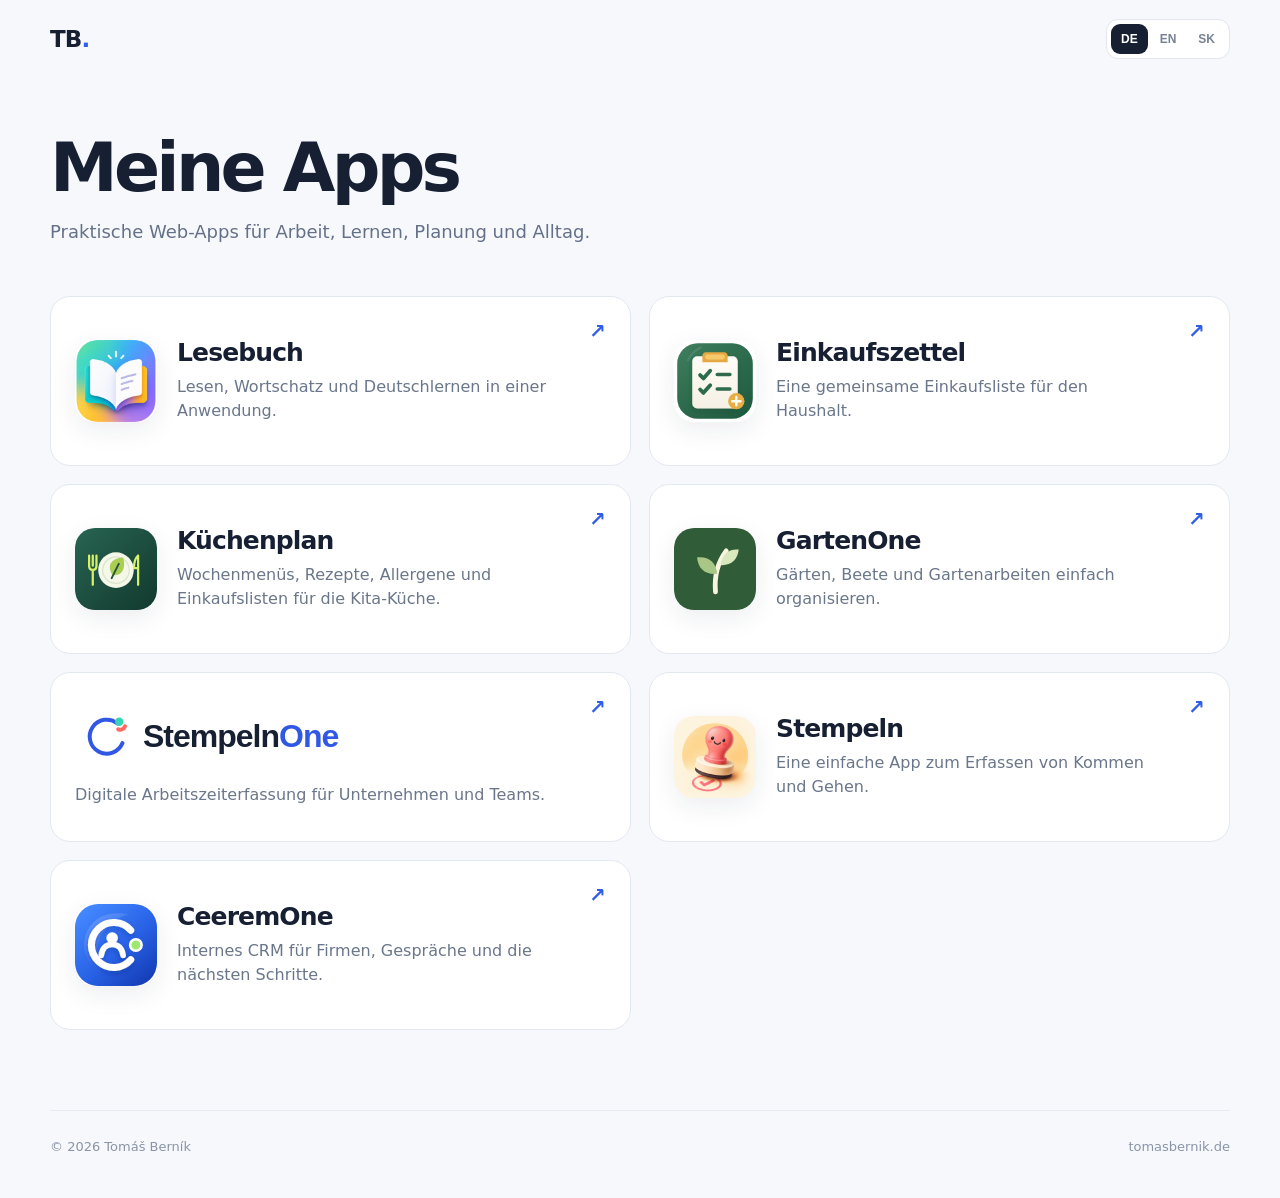
<file: index.html>
<!doctype html>
<html lang="de">
<head>
  <meta charset="utf-8">
  <meta name="viewport" content="width=device-width, initial-scale=1">
  <title>Tomas Bernik</title>
  <meta name="description" content="Apps und Web-Tools von Tomáš Berník.">
  <meta name="author" content="Tomas Bernik">
  <meta name="robots" content="index, follow">
  <meta property="og:type" content="website">
  <meta property="og:site_name" content="Tomas Bernik">
  <meta property="og:title" content="Tomas Bernik">
  <meta property="og:description" content="Apps und Web-Tools von Tomáš Berník.">
  <meta property="og:url" content="https://tomasbernik.de/">
  <link rel="canonical" href="https://tomasbernik.de/">
  <link rel="icon" type="image/png" sizes="512x512" href="/assets/tb-favicon.png">
  <link rel="icon" type="image/svg+xml" sizes="any" href="/assets/tb-favicon.svg">
  <link rel="apple-touch-icon" href="/assets/tb-favicon.png">
  <link rel="stylesheet" href="style.css">
  <script type="application/ld+json">
    {
      "@context": "https://schema.org",
      "@graph": [
        {
          "@type": "WebSite",
          "name": "Tomas Bernik",
          "alternateName": ["Tomáš Berník", "tomasbernik.de"],
          "url": "https://tomasbernik.de/"
        },
        {
          "@type": "Person",
          "name": "Tomas Bernik",
          "alternateName": "Tomáš Berník",
          "url": "https://tomasbernik.de/"
        }
      ]
    }
  </script>
</head>
<body>
  <header class="topbar">
    <a class="brand" href="/">TB<span>.</span></a>
    <div class="lang-switch" aria-label="Language">
      <button data-lang="de" class="active">DE</button>
      <button data-lang="en">EN</button>
      <button data-lang="sk">SK</button>
    </div>
  </header>

  <main>
    <section class="hero">
      <h1 data-i18n="title">Meine Apps</h1>
      <p class="lead" data-i18n="lead">
        Praktische Web-Apps für Arbeit, Lernen, Planung und Alltag.
      </p>
    </section>

    <section class="apps-grid">
      <a class="app-card" href="lesebuch.html">
        <img class="app-icon" src="assets/lesebuch/icon.png" alt="">
        <div class="card-copy"><h2 data-i18n="citankaTitle">Lesebuch</h2><p data-i18n="citanka">Lesen, Wortschatz und Deutschlernen in einer Anwendung.</p></div>
        <span class="open">↗</span>
      </a>

      <a class="app-card" href="papierik.html">
        <img class="app-icon" src="assets/papierik/icon.svg" alt="">
        <div class="card-copy"><h2 data-i18n="papierikTitle">Einkaufszettel</h2><p data-i18n="papierik">Eine gemeinsame Einkaufsliste für den Haushalt.</p></div>
        <span class="open">↗</span>
      </a>

      <a class="app-card" href="kuechenplan.html">
        <img class="app-icon" src="assets/kuechenplan/icon-v2.svg" alt="">
        <div class="card-copy"><h2>Küchenplan</h2><p data-i18n="kuechenplan">Wochenmenüs, Rezepte, Allergene und Einkaufslisten für die Kita-Küche.</p></div>
        <span class="open">↗</span>
      </a>

      <a class="app-card" href="gartenone.html">
        <img class="app-icon" src="assets/gartenone/icon.svg" alt="">
        <div class="card-copy"><h2>GartenOne</h2><p data-i18n="gartenone">Gärten, Beete und Gartenarbeiten einfach organisieren.</p></div>
        <span class="open">↗</span>
      </a>

      <a class="app-card stempelnone-card" href="https://stempelnone.tomasbernik.de/" target="_blank" rel="noopener noreferrer">
        <div class="stempelnone-brand">
          <img class="stempelnone-logo" src="assets/stempelnone-logo.svg" alt="StempelnOne">
          <p data-i18n="stempelnone">Digitale Arbeitszeiterfassung für Unternehmen und Teams.</p>
        </div>
        <span class="open">↗</span>
      </a>

      <a class="app-card" href="stempeln.html">
        <img class="app-icon" src="assets/stempeln/icon.png" alt="">
        <div class="card-copy"><h2>Stempeln</h2><p data-i18n="stempeln">Eine einfache App zum Erfassen von Kommen und Gehen.</p></div>
        <span class="open">↗</span>
      </a>

      <a class="app-card" href="ceeremone.html">
        <img class="app-icon" src="assets/ceeremone/icon.svg?v=2" alt="">
        <div class="card-copy"><h2>CeeremOne</h2><p data-i18n="ceeremone">Internes CRM für Firmen, Gespräche und die nächsten Schritte.</p></div>
        <span class="open">↗</span>
      </a>

    </section>
  </main>

  <footer><span>© 2026 Tomáš Berník</span><span>tomasbernik.de</span></footer>
  <script src="app.js?v=2"></script>
</body>
</html>
</file>
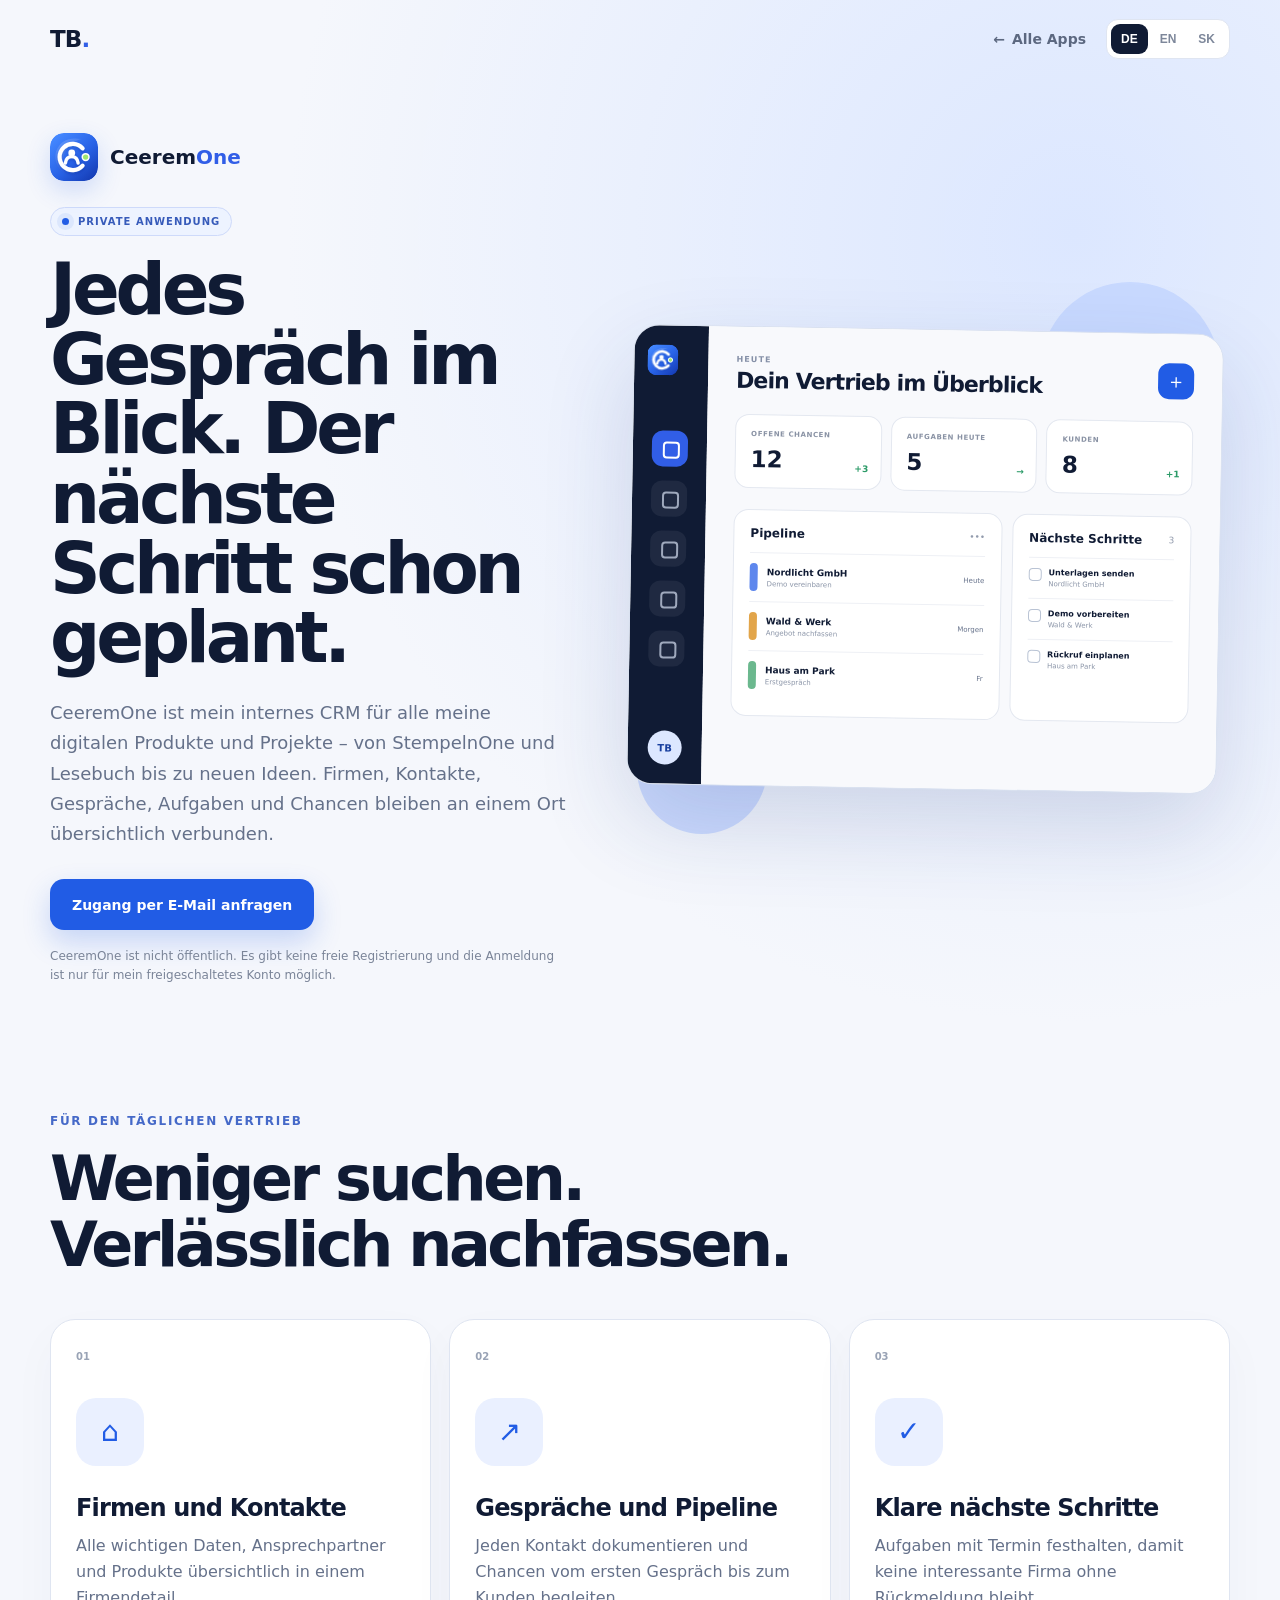
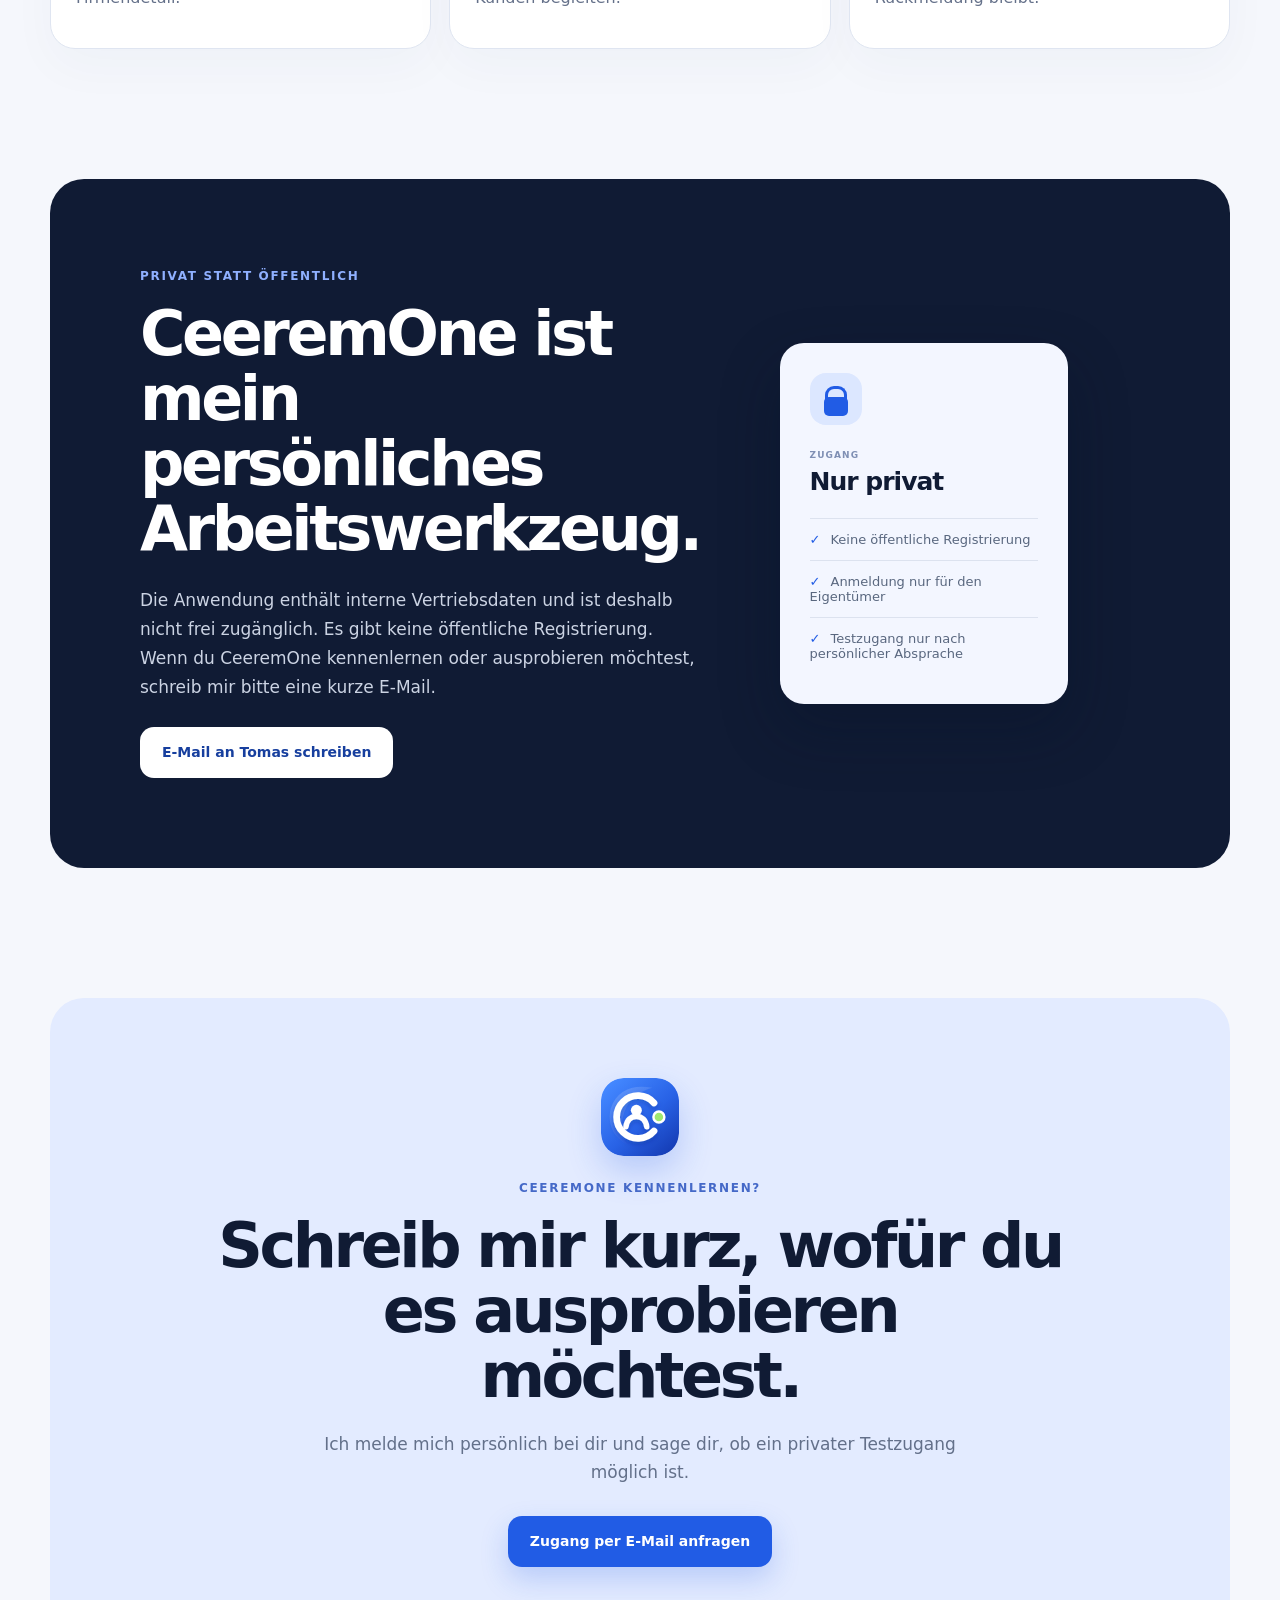
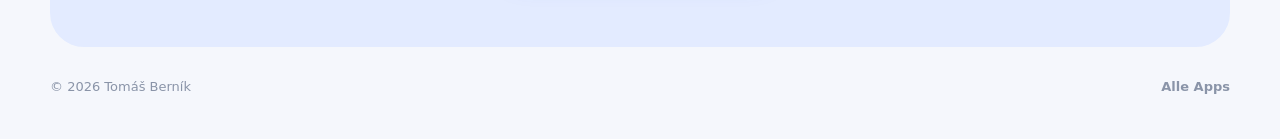
<file: ceeremone.html>
<!doctype html>
<html lang="de">
<head>
  <meta charset="utf-8">
  <meta name="viewport" content="width=device-width, initial-scale=1">
  <title>CeeremOne – internes CRM für Produkte und Projekte</title>
  <meta name="description" content="CeeremOne bündelt Firmen, Gespräche, Aufgaben und Verkaufschancen für meine digitalen Produkte und Projekte. Die Anwendung ist privat.">
  <meta name="author" content="Tomas Bernik">
  <meta name="robots" content="index, follow">
  <meta property="og:type" content="website">
  <meta property="og:site_name" content="Tomas Bernik">
  <meta property="og:title" content="CeeremOne – internes CRM für Produkte und Projekte">
  <meta property="og:description" content="Firmen, Gespräche und nächste Schritte an einem privaten Ort.">
  <meta property="og:url" content="https://tomasbernik.de/ceeremone.html">
  <meta property="og:image" content="https://tomasbernik.de/assets/ceeremone/icon.svg?v=2">
  <link rel="canonical" href="https://tomasbernik.de/ceeremone.html">
  <link rel="icon" type="image/svg+xml" href="assets/ceeremone/icon.svg?v=2">
  <link rel="stylesheet" href="ceeremone.css">
</head>
<body>
  <header class="topbar">
    <a class="brand" href="index.html" aria-label="Tomas Bernik – Apps">TB<span>.</span></a>
    <nav class="top-actions" aria-label="Seitennavigation">
      <a class="back-link" href="index.html" data-i18n="back">Alle Apps</a>
      <div class="lang-switch" aria-label="Language">
        <button type="button" data-lang="de" class="active">DE</button>
        <button type="button" data-lang="en">EN</button>
        <button type="button" data-lang="sk">SK</button>
      </div>
    </nav>
  </header>

  <main>
    <section class="hero">
      <div class="hero-copy">
        <div class="app-label"><img src="assets/ceeremone/icon.svg?v=2" alt=""><strong>Ceerem<span>One</span></strong></div>
        <div class="private-badge"><i></i><span data-i18n="privateBadge">PRIVATE ANWENDUNG</span></div>
        <h1 data-i18n="heroTitle">Jedes Gespräch im Blick. Der nächste Schritt schon geplant.</h1>
        <p class="hero-lead" data-i18n="heroLead">CeeremOne ist mein internes CRM für alle meine digitalen Produkte und Projekte – von StempelnOne und Lesebuch bis zu neuen Ideen. Firmen, Kontakte, Gespräche, Aufgaben und Chancen bleiben an einem Ort übersichtlich verbunden.</p>
        <a class="button primary" href="mailto:tomas.bernik@gmail.com?subject=CeeremOne%20ausprobieren" data-i18n="requestAccess">Zugang per E-Mail anfragen</a>
        <p class="access-note" data-i18n="accessNote">CeeremOne ist nicht öffentlich. Es gibt keine freie Registrierung und die Anmeldung ist nur für mein freigeschaltetes Konto möglich.</p>
      </div>

      <div class="product-stage" aria-label="Vorschau von CeeremOne">
        <div class="orb orb-one"></div><div class="orb orb-two"></div>
        <div class="app-window">
          <aside class="mock-sidebar">
            <div class="mock-brand"><img src="assets/ceeremone/icon.svg?v=2" alt=""><b>Ceerem<span>One</span></b></div>
            <div class="mock-nav"><i class="active"></i><i></i><i></i><i></i><i></i></div>
            <span class="mock-avatar">TB</span>
          </aside>
          <div class="mock-main">
            <div class="mock-head"><div><small data-i18n="mockToday">HEUTE</small><strong data-i18n="mockTitle">Dein Vertrieb im Überblick</strong></div><span>＋</span></div>
            <div class="metrics"><div><small data-i18n="mockOpen">OFFENE CHANCEN</small><b>12</b><em>+3</em></div><div><small data-i18n="mockTasks">AUFGABEN HEUTE</small><b>5</b><em>→</em></div><div><small data-i18n="mockCustomers">KUNDEN</small><b>8</b><em>+1</em></div></div>
            <div class="mock-content">
              <div class="pipeline">
                <div class="mock-section-title"><strong data-i18n="mockPipeline">Pipeline</strong><span>•••</span></div>
                <div class="pipeline-row"><span></span><div><b>Nordlicht GmbH</b><small data-i18n="mockDemo">Demo vereinbaren</small></div><em>Heute</em></div>
                <div class="pipeline-row"><span></span><div><b>Wald &amp; Werk</b><small data-i18n="mockOffer">Angebot nachfassen</small></div><em>Morgen</em></div>
                <div class="pipeline-row"><span></span><div><b>Haus am Park</b><small data-i18n="mockCall">Erstgespräch</small></div><em>Fr</em></div>
              </div>
              <div class="tasks">
                <div class="mock-section-title"><strong data-i18n="mockNext">Nächste Schritte</strong><span>3</span></div>
                <div><i></i><p><b data-i18n="mockSend">Unterlagen senden</b><small>Nordlicht GmbH</small></p></div>
                <div><i></i><p><b data-i18n="mockPrepare">Demo vorbereiten</b><small>Wald &amp; Werk</small></p></div>
                <div><i></i><p><b data-i18n="mockFollow">Rückruf einplanen</b><small>Haus am Park</small></p></div>
              </div>
            </div>
          </div>
        </div>
      </div>
    </section>

    <section class="features">
      <div class="section-heading"><p class="kicker" data-i18n="featuresKicker">FÜR DEN TÄGLICHEN VERTRIEB</p><h2 data-i18n="featuresTitle">Weniger suchen. Verlässlich nachfassen.</h2></div>
      <div class="feature-grid">
        <article><span>01</span><div class="feature-icon">⌂</div><h3 data-i18n="feature1Title">Firmen und Kontakte</h3><p data-i18n="feature1Text">Alle wichtigen Daten, Ansprechpartner und Produkte übersichtlich in einem Firmendetail.</p></article>
        <article><span>02</span><div class="feature-icon">↗</div><h3 data-i18n="feature2Title">Gespräche und Pipeline</h3><p data-i18n="feature2Text">Jeden Kontakt dokumentieren und Chancen vom ersten Gespräch bis zum Kunden begleiten.</p></article>
        <article><span>03</span><div class="feature-icon">✓</div><h3 data-i18n="feature3Title">Klare nächste Schritte</h3><p data-i18n="feature3Text">Aufgaben mit Termin festhalten, damit keine interessante Firma ohne Rückmeldung bleibt.</p></article>
      </div>
    </section>

    <section class="private-section">
      <div class="private-copy">
        <p class="kicker" data-i18n="privacyKicker">PRIVAT STATT ÖFFENTLICH</p>
        <h2 data-i18n="privacyTitle">CeeremOne ist mein persönliches Arbeitswerkzeug.</h2>
        <p data-i18n="privacyText">Die Anwendung enthält interne Vertriebsdaten und ist deshalb nicht frei zugänglich. Es gibt keine öffentliche Registrierung. Wenn du CeeremOne kennenlernen oder ausprobieren möchtest, schreib mir bitte eine kurze E-Mail.</p>
        <a class="button light" href="mailto:tomas.bernik@gmail.com?subject=CeeremOne%20ausprobieren" data-i18n="emailButton">E-Mail an Tomas schreiben</a>
      </div>
      <div class="status-card">
        <div class="lock" aria-hidden="true"><span></span></div>
        <small data-i18n="statusLabel">ZUGANG</small>
        <strong data-i18n="statusTitle">Nur privat</strong>
        <ul><li data-i18n="status1">Keine öffentliche Registrierung</li><li data-i18n="status2">Anmeldung nur für den Eigentümer</li><li data-i18n="status3">Testzugang nur nach persönlicher Absprache</li></ul>
      </div>
    </section>

    <section class="final-cta">
      <img src="assets/ceeremone/icon.svg?v=2" alt="">
      <p class="kicker" data-i18n="ctaKicker">CEEREMONE KENNENLERNEN?</p>
      <h2 data-i18n="ctaTitle">Schreib mir kurz, wofür du es ausprobieren möchtest.</h2>
      <p data-i18n="ctaText">Ich melde mich persönlich bei dir und sage dir, ob ein privater Testzugang möglich ist.</p>
      <a class="button primary" href="mailto:tomas.bernik@gmail.com?subject=CeeremOne%20ausprobieren" data-i18n="ctaButton">Zugang per E-Mail anfragen</a>
    </section>
  </main>

  <footer><span>© 2026 Tomáš Berník</span><a href="index.html" data-i18n="allApps">Alle Apps</a></footer>
  <script src="ceeremone.js"></script>
</body>
</html>
</file>
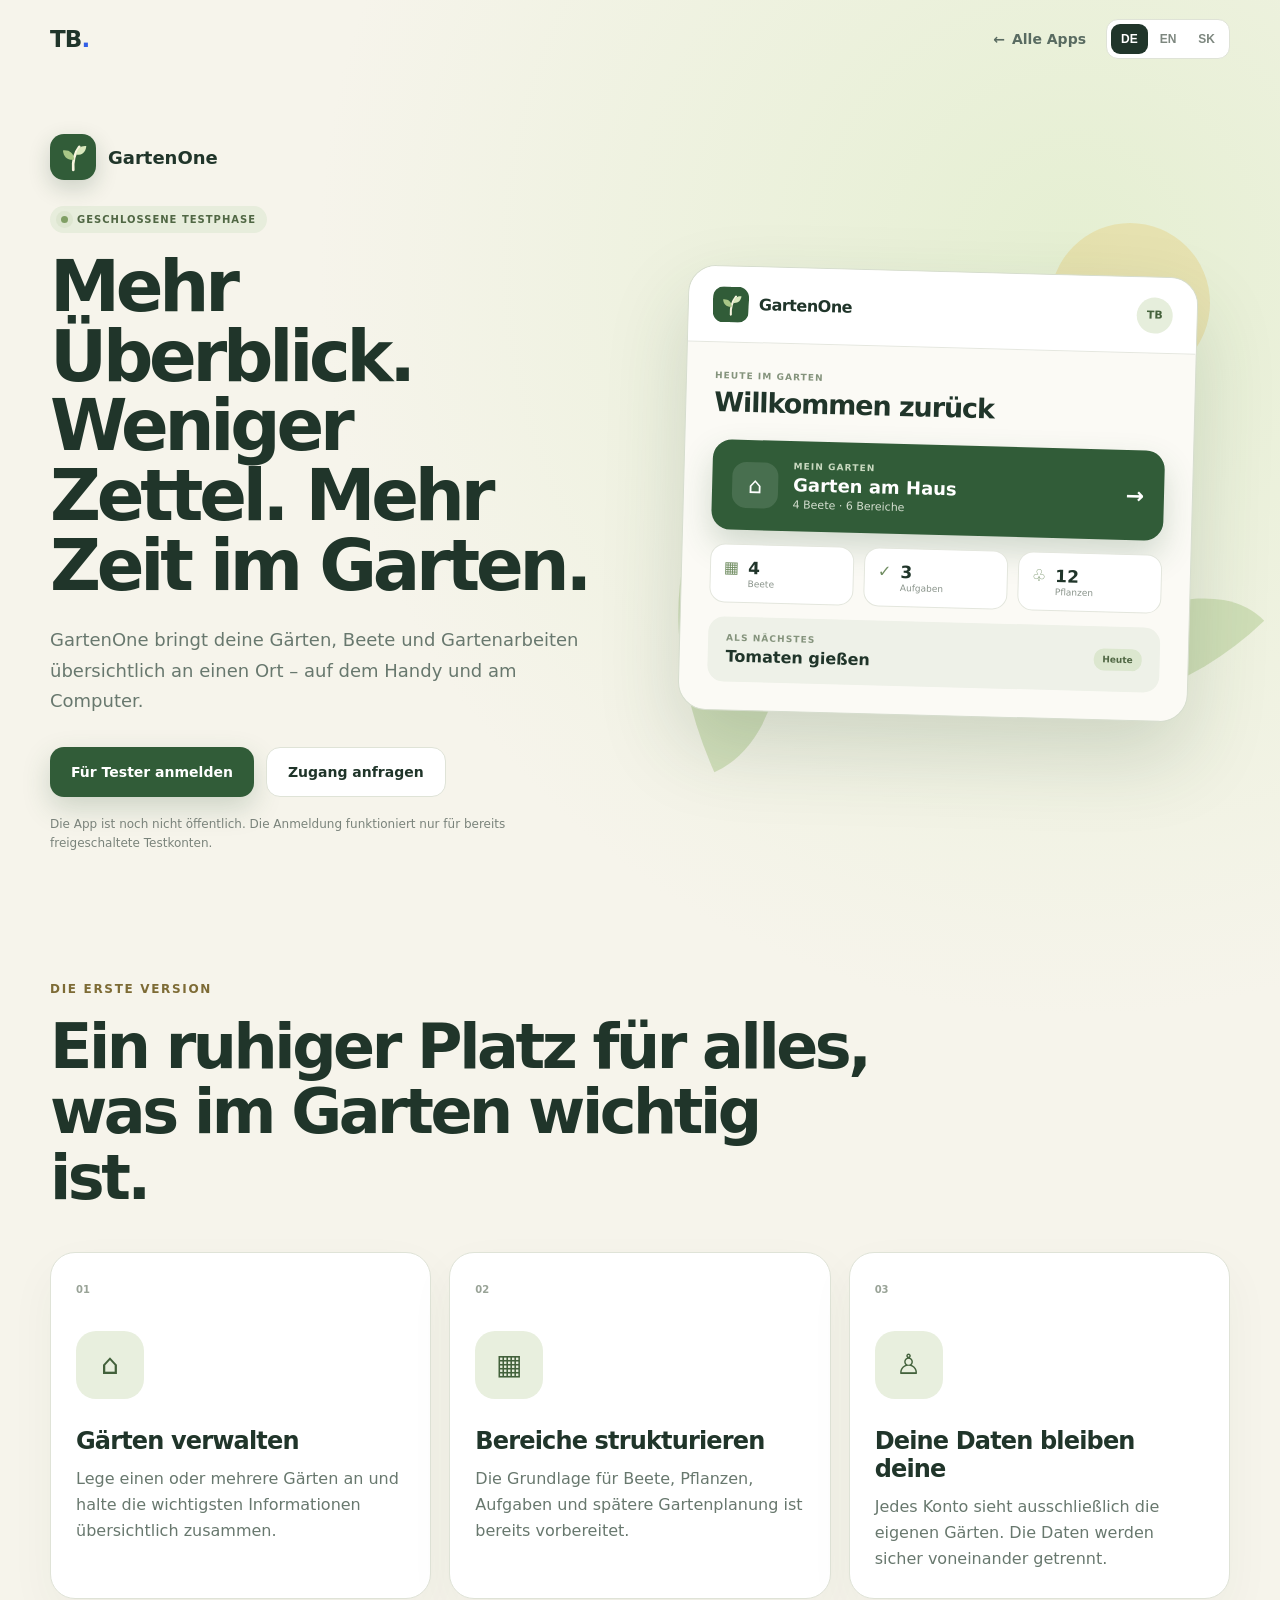
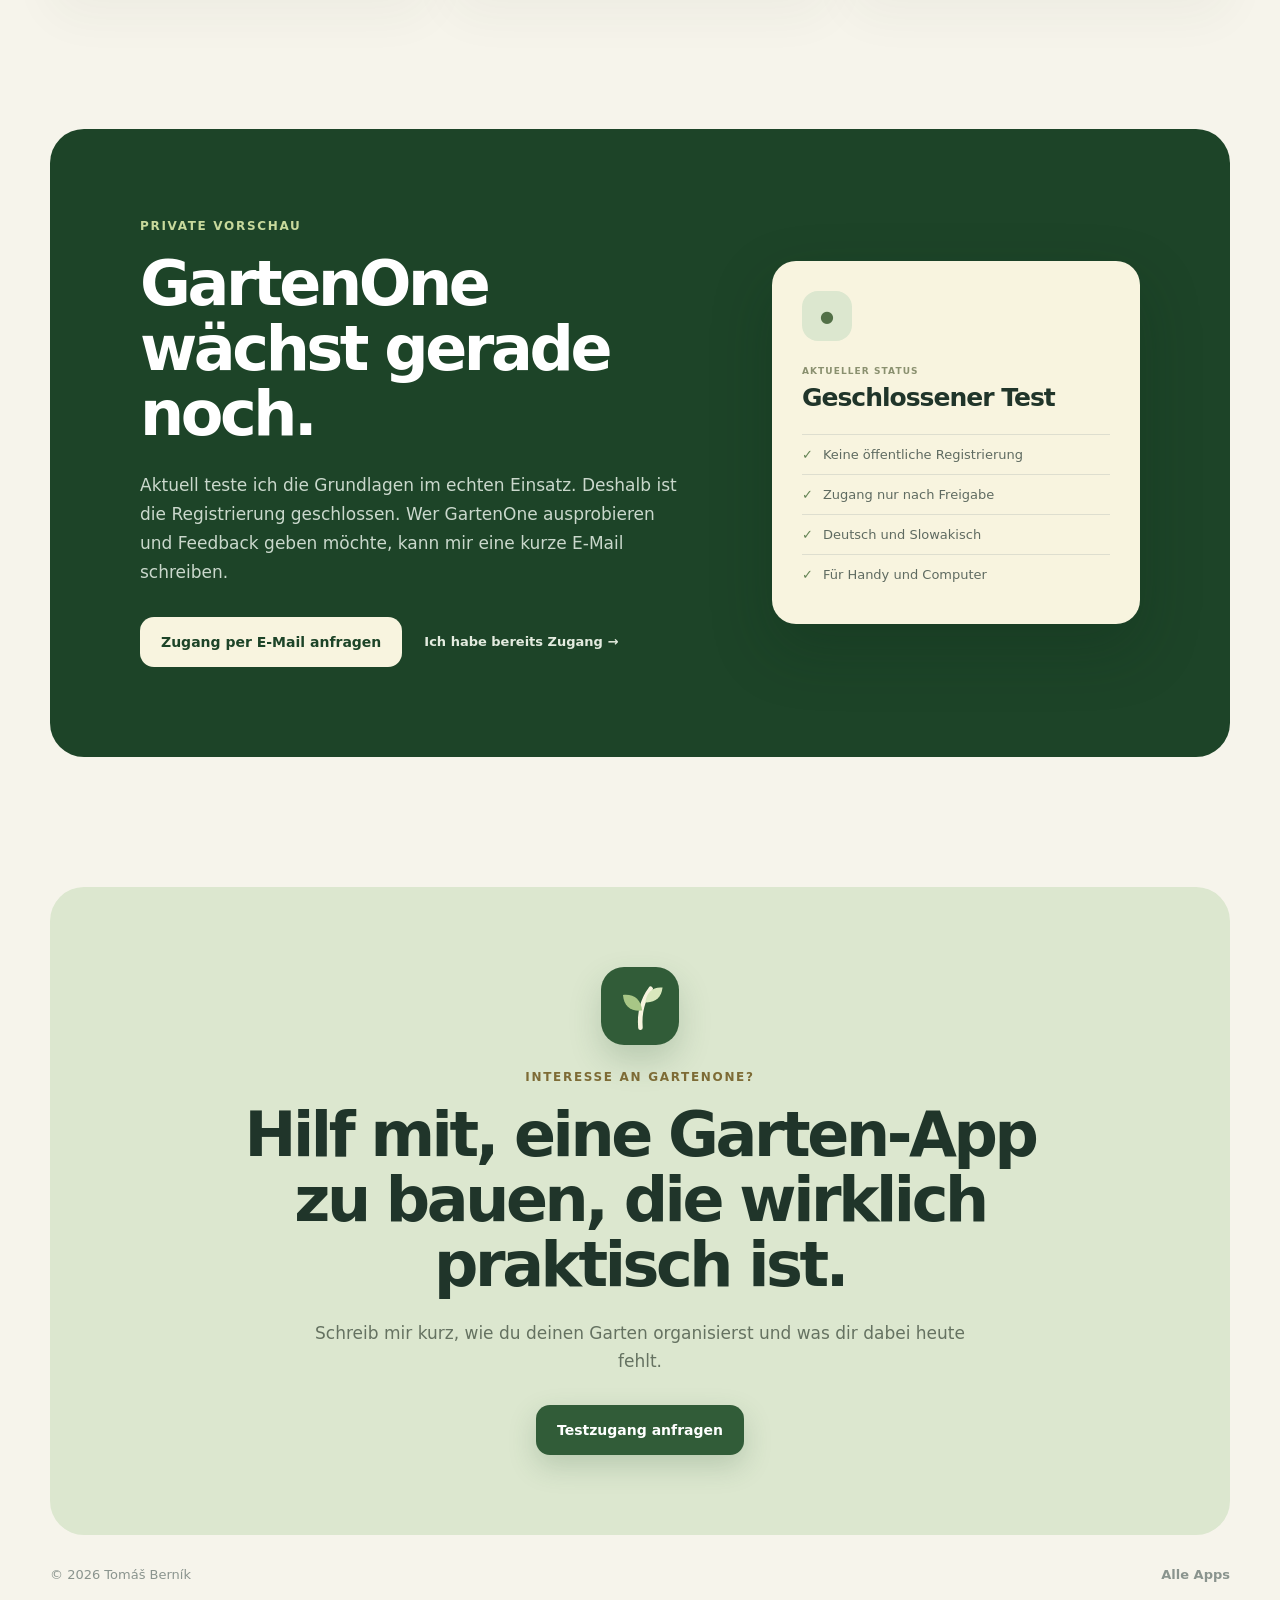
<file: gartenone.html>
<!doctype html>
<html lang="de">
<head>
  <meta charset="utf-8">
  <meta name="viewport" content="width=device-width, initial-scale=1">
  <title>GartenOne – dein Garten an einem Ort</title>
  <meta name="description" content="GartenOne bringt Gärten, Beete und Gartenarbeiten übersichtlich an einen Ort. Aktuell in einer geschlossenen Testphase.">
  <meta name="author" content="Tomas Bernik">
  <meta name="robots" content="index, follow">
  <meta property="og:type" content="website">
  <meta property="og:site_name" content="Tomas Bernik">
  <meta property="og:title" content="GartenOne – dein Garten an einem Ort">
  <meta property="og:description" content="Gärten, Beete und Gartenarbeiten einfach organisieren.">
  <meta property="og:url" content="https://tomasbernik.de/gartenone.html">
  <meta property="og:image" content="https://tomasbernik.de/assets/gartenone/icon.svg">
  <link rel="canonical" href="https://tomasbernik.de/gartenone.html">
  <link rel="icon" type="image/svg+xml" href="assets/gartenone/icon.svg">
  <link rel="stylesheet" href="gartenone.css">
</head>
<body>
  <header class="topbar">
    <a class="brand" href="index.html" aria-label="Tomas Bernik – Apps">TB<span>.</span></a>
    <nav class="top-actions" aria-label="Seitennavigation">
      <a class="back-link" href="index.html" data-i18n="back">Alle Apps</a>
      <div class="lang-switch" aria-label="Language">
        <button type="button" data-lang="de" class="active">DE</button>
        <button type="button" data-lang="en">EN</button>
        <button type="button" data-lang="sk">SK</button>
      </div>
    </nav>
  </header>

  <main>
    <section class="hero">
      <div class="hero-copy">
        <div class="app-label"><img src="assets/gartenone/icon.svg" alt=""><span>GartenOne</span></div>
        <div class="preview-badge"><i></i><span data-i18n="preview">GESCHLOSSENE TESTPHASE</span></div>
        <h1 data-i18n="heroTitle">Mehr Überblick. Weniger Zettel. Mehr Zeit im Garten.</h1>
        <p class="hero-lead" data-i18n="heroLead">GartenOne bringt deine Gärten, Beete und Gartenarbeiten übersichtlich an einen Ort – auf dem Handy und am Computer.</p>
        <div class="hero-actions">
          <a class="button primary" href="https://gartenone.pages.dev/login" target="_blank" rel="noopener noreferrer" data-i18n="login">Für Tester anmelden</a>
          <a class="button secondary" href="mailto:tomas.bernik@gmail.com?subject=Zugang%20zu%20GartenOne" data-i18n="request">Zugang anfragen</a>
        </div>
        <p class="access-note" data-i18n="accessNote">Die App ist noch nicht öffentlich. Die Anmeldung funktioniert nur für bereits freigeschaltete Testkonten.</p>
      </div>

      <div class="product-stage" aria-label="Vorschau von GartenOne">
        <div class="sun"></div>
        <div class="leaf leaf-one"></div>
        <div class="leaf leaf-two"></div>
        <div class="app-window">
          <div class="window-head"><div class="window-brand"><img src="assets/gartenone/icon.svg" alt=""><strong>GartenOne</strong></div><span class="avatar">TB</span></div>
          <div class="window-body">
            <div class="welcome"><small data-i18n="mockToday">HEUTE IM GARTEN</small><strong data-i18n="mockWelcome">Willkommen zurück</strong></div>
            <div class="garden-card main-garden"><span class="garden-mark">⌂</span><div><small data-i18n="mockGarden">MEIN GARTEN</small><strong data-i18n="mockGardenName">Garten am Haus</strong><p data-i18n="mockGardenInfo">4 Beete · 6 Bereiche</p></div><b>→</b></div>
            <div class="mini-grid"><div><span>▦</span><strong>4</strong><small data-i18n="mockBeds">Beete</small></div><div><span>✓</span><strong>3</strong><small data-i18n="mockTasks">Aufgaben</small></div><div><span>♧</span><strong>12</strong><small data-i18n="mockPlants">Pflanzen</small></div></div>
            <div class="next-task"><div><small data-i18n="mockNext">ALS NÄCHSTES</small><strong data-i18n="mockWater">Tomaten gießen</strong></div><span data-i18n="mockTodayShort">Heute</span></div>
          </div>
        </div>
      </div>
    </section>

    <section class="features" id="funktionen">
      <div class="section-heading"><p class="kicker" data-i18n="featuresKicker">DIE ERSTE VERSION</p><h2 data-i18n="featuresTitle">Ein ruhiger Platz für alles, was im Garten wichtig ist.</h2></div>
      <div class="feature-grid">
        <article><span>01</span><div class="feature-icon">⌂</div><h3 data-i18n="feature1Title">Gärten verwalten</h3><p data-i18n="feature1Text">Lege einen oder mehrere Gärten an und halte die wichtigsten Informationen übersichtlich zusammen.</p></article>
        <article><span>02</span><div class="feature-icon">▦</div><h3 data-i18n="feature2Title">Bereiche strukturieren</h3><p data-i18n="feature2Text">Die Grundlage für Beete, Pflanzen, Aufgaben und spätere Gartenplanung ist bereits vorbereitet.</p></article>
        <article><span>03</span><div class="feature-icon">♙</div><h3 data-i18n="feature3Title">Deine Daten bleiben deine</h3><p data-i18n="feature3Text">Jedes Konto sieht ausschließlich die eigenen Gärten. Die Daten werden sicher voneinander getrennt.</p></article>
      </div>
    </section>

    <section class="access-section">
      <div class="access-copy"><p class="kicker" data-i18n="accessKicker">PRIVATE VORSCHAU</p><h2 data-i18n="accessTitle">GartenOne wächst gerade noch.</h2><p data-i18n="accessText">Aktuell teste ich die Grundlagen im echten Einsatz. Deshalb ist die Registrierung geschlossen. Wer GartenOne ausprobieren und Feedback geben möchte, kann mir eine kurze E-Mail schreiben.</p><div class="access-actions"><a class="button light" href="mailto:tomas.bernik@gmail.com?subject=Zugang%20zu%20GartenOne" data-i18n="requestAccess">Zugang per E-Mail anfragen</a><a class="text-link" href="https://gartenone.pages.dev/login" target="_blank" rel="noopener noreferrer" data-i18n="alreadyAccess">Ich habe bereits Zugang →</a></div></div>
      <div class="access-card"><div class="lock">●</div><small data-i18n="statusLabel">AKTUELLER STATUS</small><strong data-i18n="statusTitle">Geschlossener Test</strong><ul><li data-i18n="status1">Keine öffentliche Registrierung</li><li data-i18n="status2">Zugang nur nach Freigabe</li><li data-i18n="status3">Deutsch und Slowakisch</li><li data-i18n="status4">Für Handy und Computer</li></ul></div>
    </section>

    <section class="final-cta"><img src="assets/gartenone/icon.svg" alt=""><p class="kicker" data-i18n="ctaKicker">INTERESSE AN GARTENONE?</p><h2 data-i18n="ctaTitle">Hilf mit, eine Garten-App zu bauen, die wirklich praktisch ist.</h2><p data-i18n="ctaText">Schreib mir kurz, wie du deinen Garten organisierst und was dir dabei heute fehlt.</p><a class="button primary" href="mailto:tomas.bernik@gmail.com?subject=Zugang%20zu%20GartenOne" data-i18n="ctaButton">Testzugang anfragen</a></section>
  </main>

  <footer><span>© 2026 Tomáš Berník</span><a href="index.html" data-i18n="allApps">Alle Apps</a></footer>
  <script src="gartenone.js"></script>
</body>
</html>
</file>
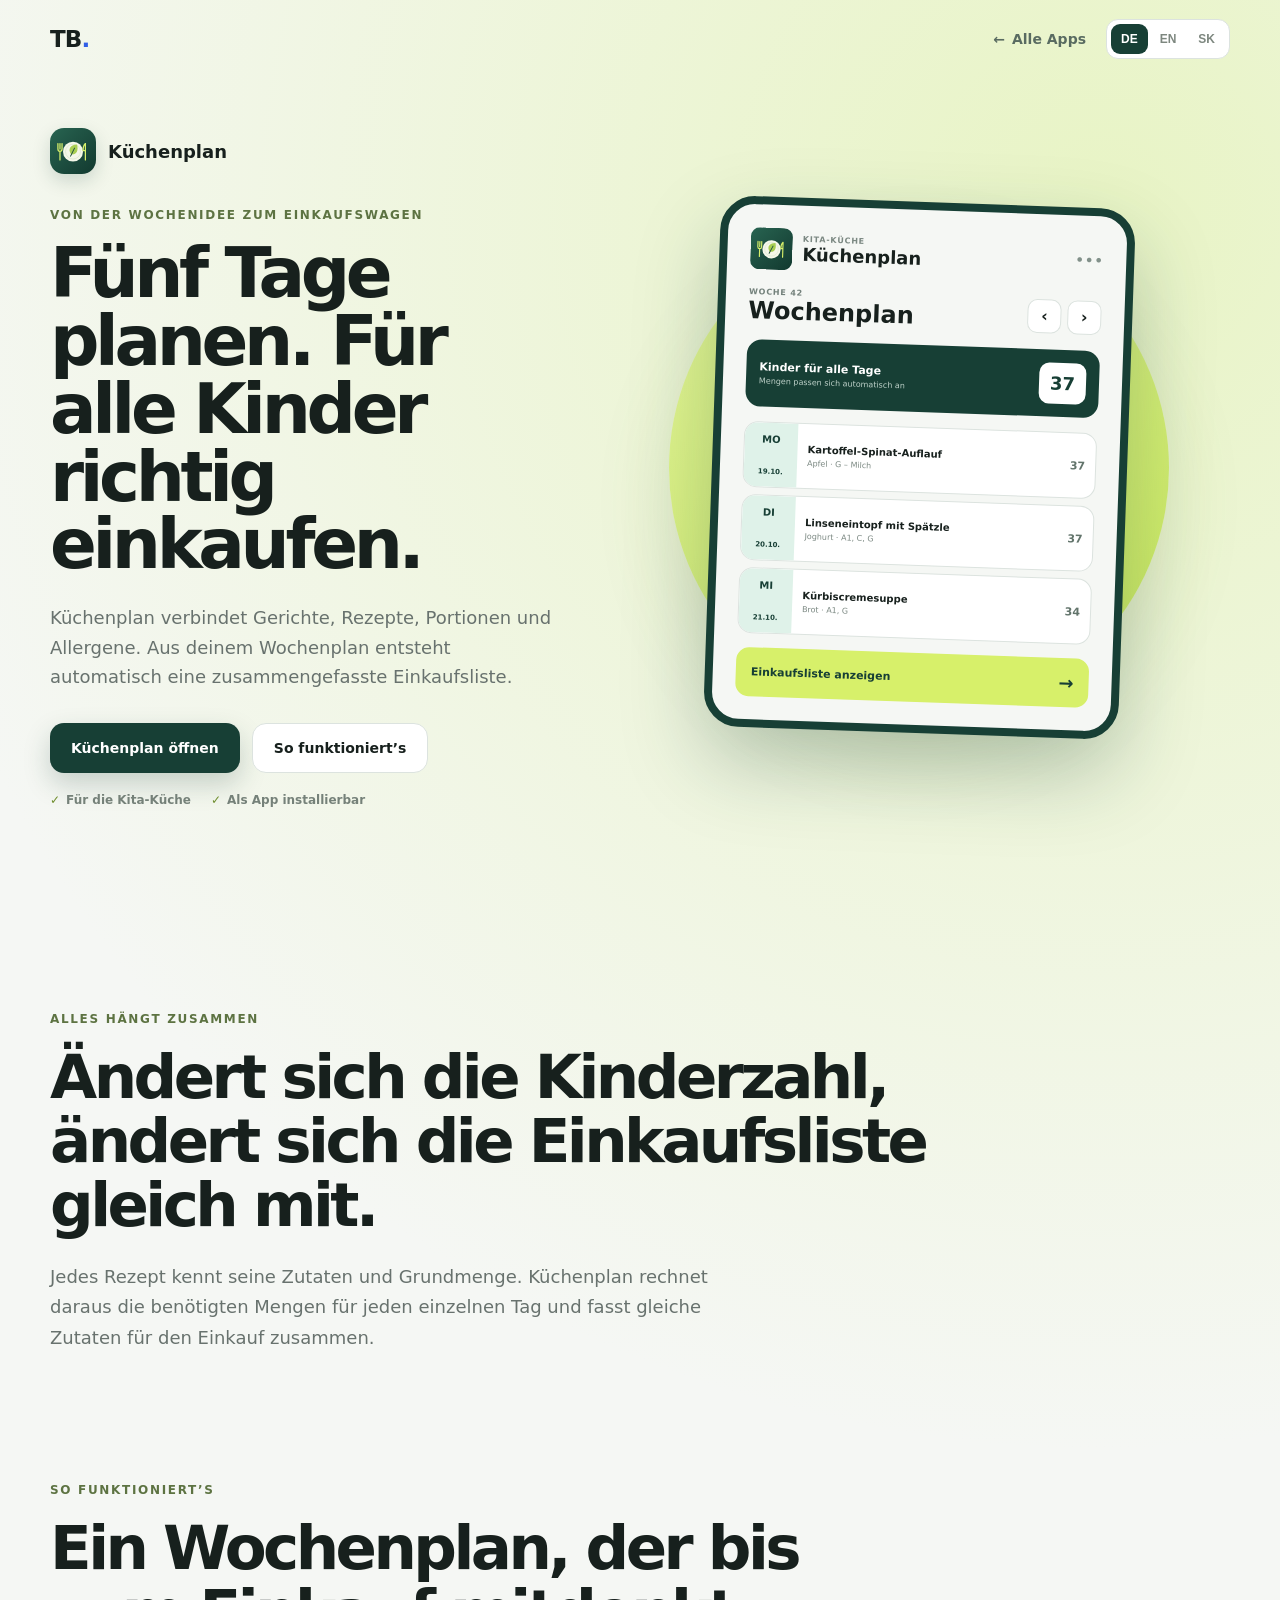
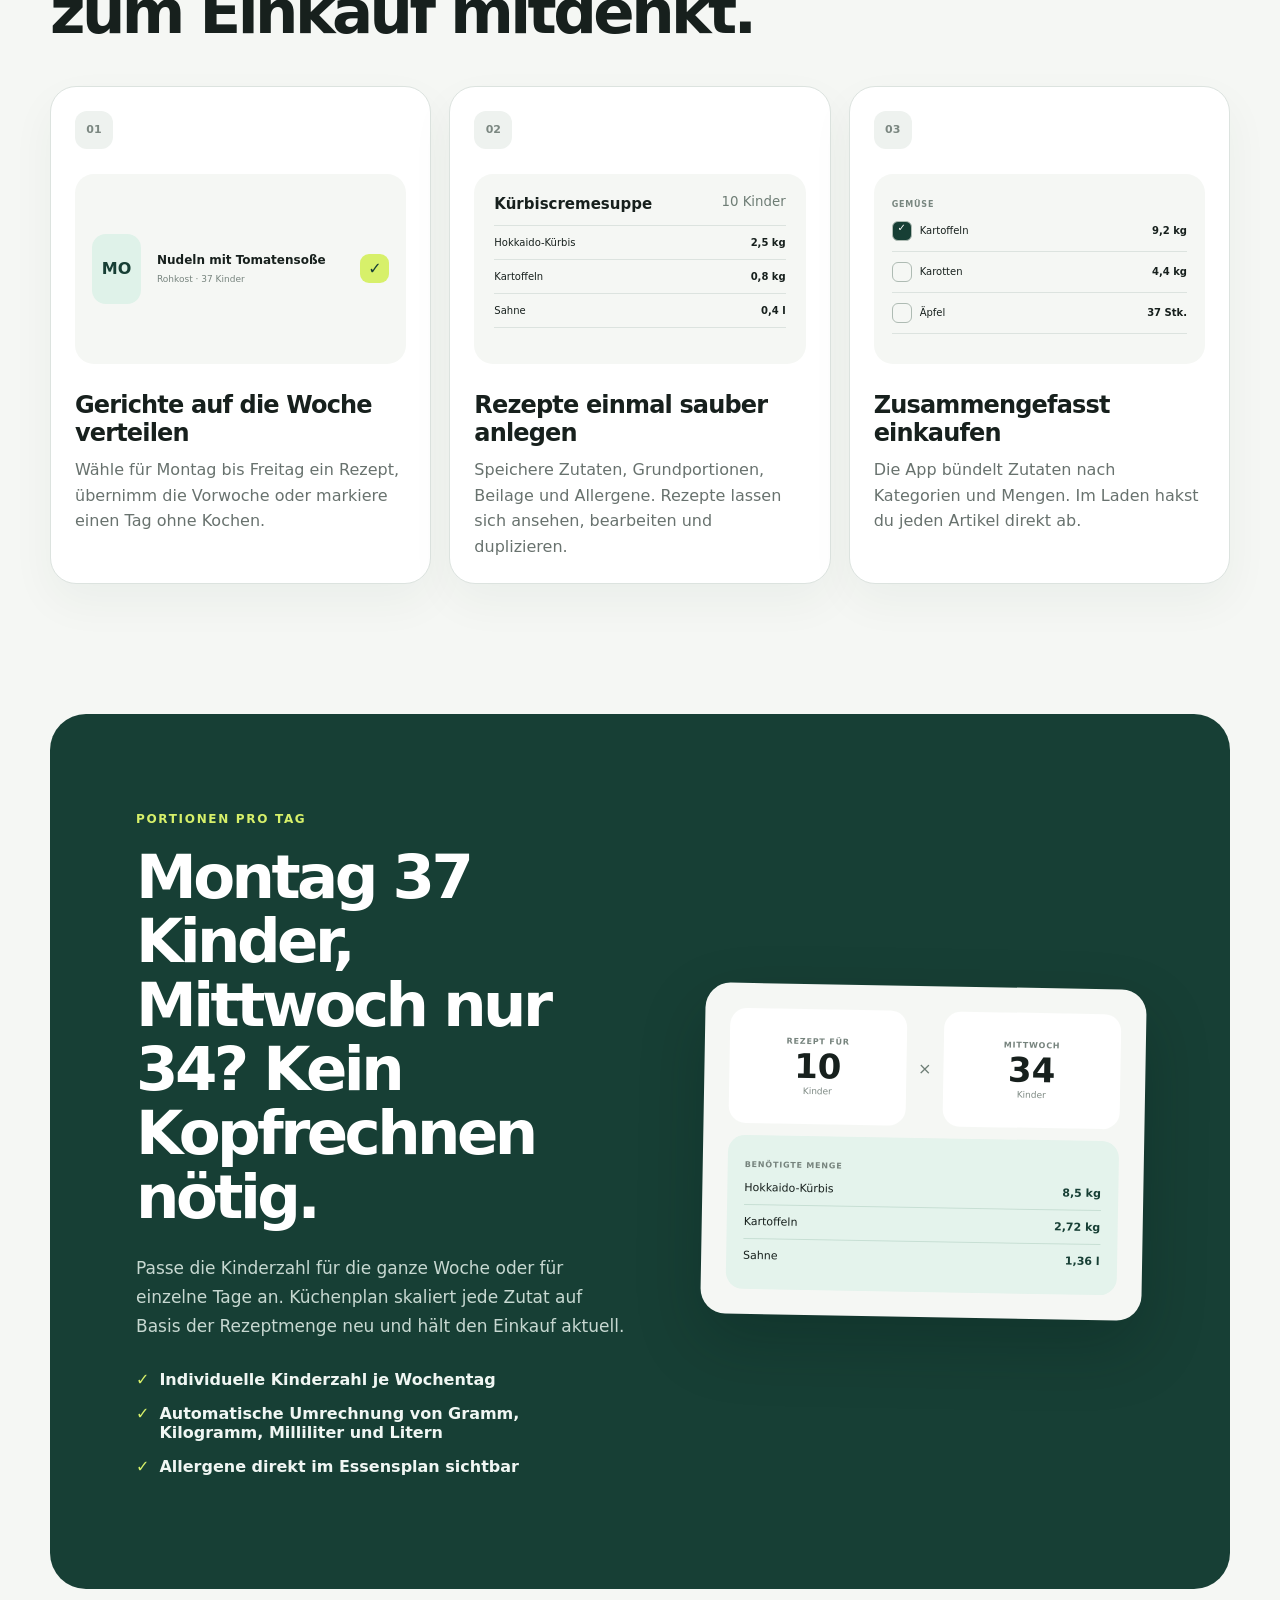
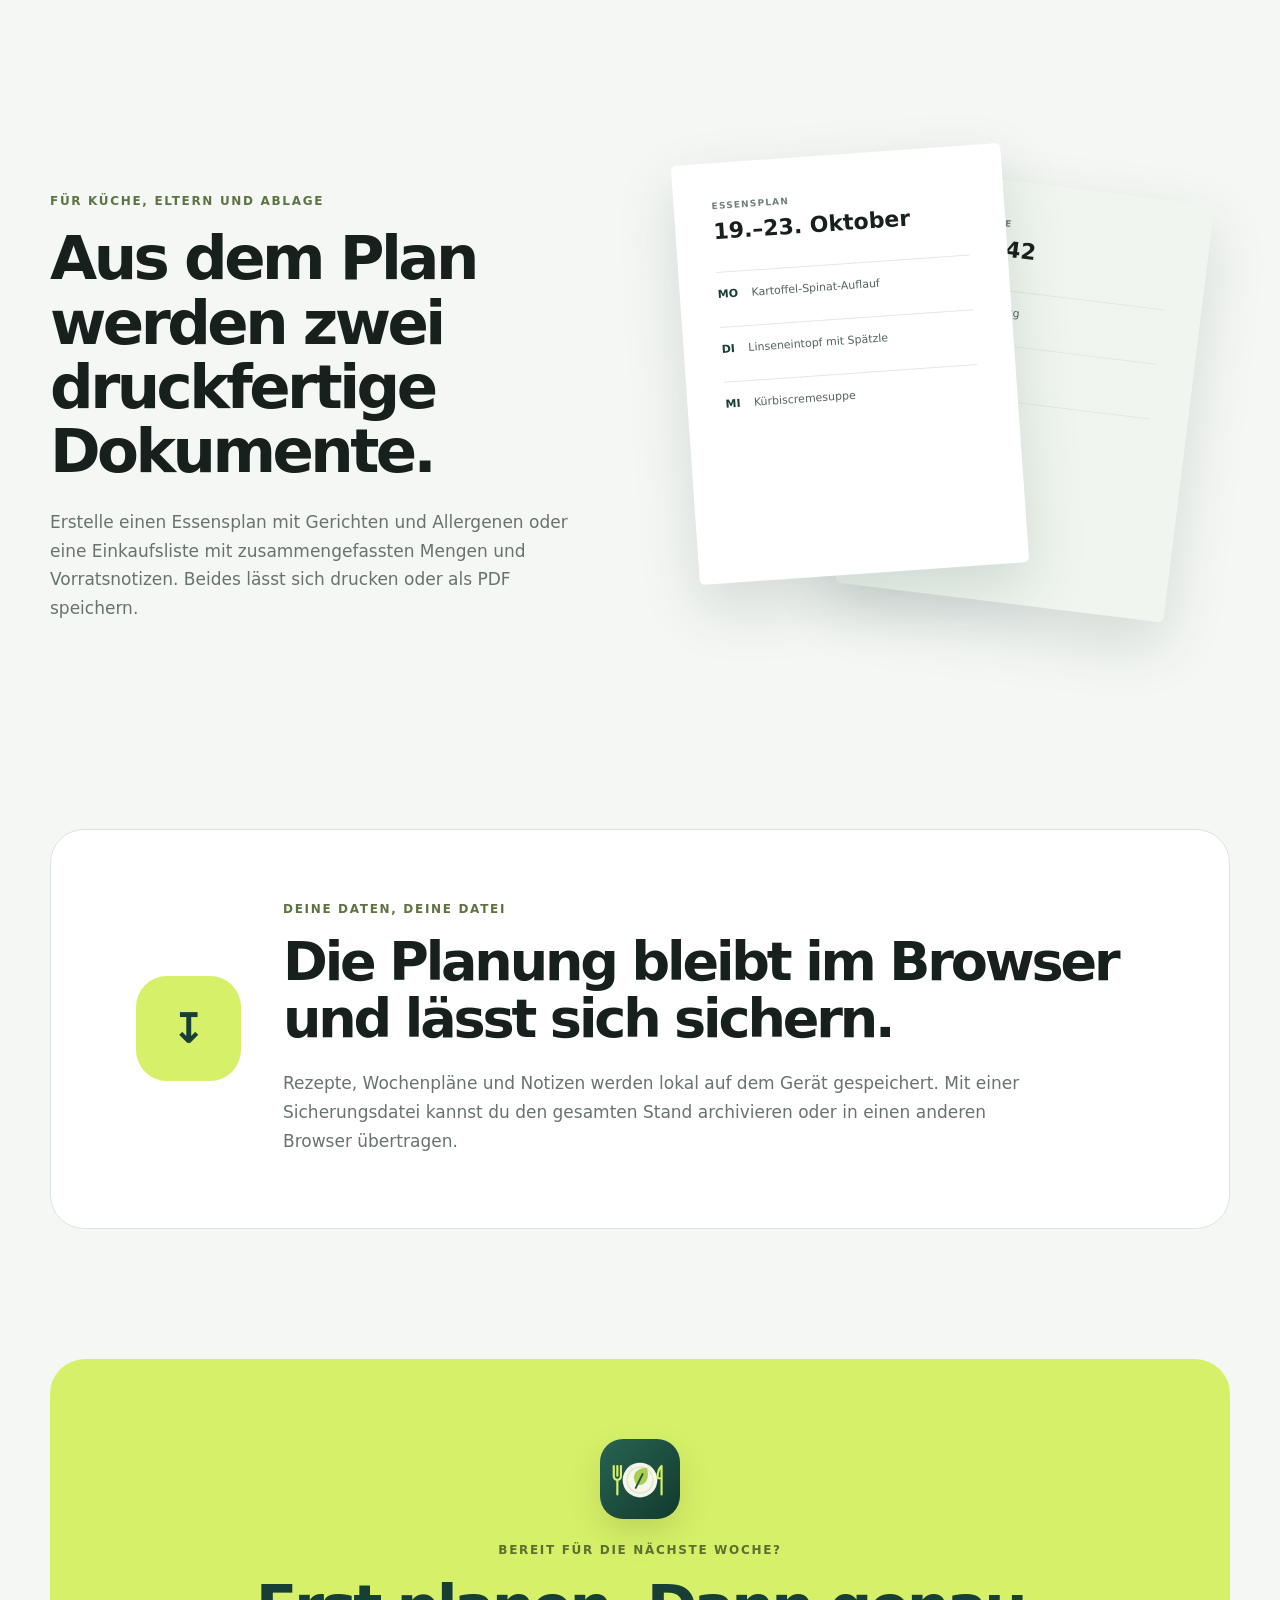
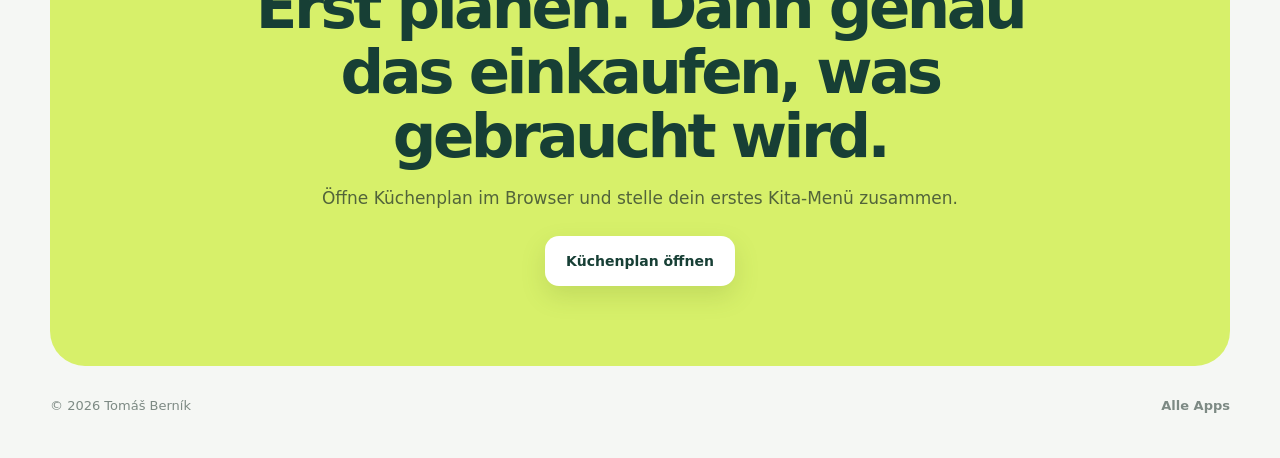
<file: kuechenplan.html>
<!doctype html>
<html lang="de">
<head>
  <meta charset="utf-8">
  <meta name="viewport" content="width=device-width, initial-scale=1">
  <title>Küchenplan – Wochenmenüs für die Kita-Küche</title>
  <meta name="description" content="Küchenplan verbindet Wochenmenüs, Rezepte, Allergene und automatisch berechnete Einkaufslisten für die Kita-Küche.">
  <meta name="author" content="Tomas Bernik">
  <meta name="robots" content="index, follow">
  <meta property="og:type" content="website">
  <meta property="og:site_name" content="Tomas Bernik">
  <meta property="og:title" content="Küchenplan – Wochenmenüs für die Kita-Küche">
  <meta property="og:description" content="Gerichte planen, Portionen anpassen und die Einkaufsliste automatisch berechnen.">
  <meta property="og:url" content="https://tomasbernik.de/kuechenplan.html">
  <meta property="og:image" content="https://tomasbernik.de/assets/kuechenplan/icon-v2.svg">
  <link rel="canonical" href="https://tomasbernik.de/kuechenplan.html">
  <link rel="icon" type="image/svg+xml" href="assets/kuechenplan/icon-v2.svg">
  <link rel="stylesheet" href="kuechenplan.css">
</head>
<body>
  <header class="topbar"><a class="brand" href="index.html" aria-label="Tomas Bernik – Apps">TB<span>.</span></a><nav class="top-actions" aria-label="Seitennavigation"><a class="back-link" href="index.html" data-i18n="back">Alle Apps</a><div class="lang-switch" aria-label="Language"><button type="button" data-lang="de" class="active">DE</button><button type="button" data-lang="en">EN</button><button type="button" data-lang="sk">SK</button></div></nav></header>
  <main>
    <section class="hero">
      <div class="hero-copy"><div class="app-label"><img src="assets/kuechenplan/icon-v2.svg" alt=""><span>Küchenplan</span></div><p class="eyebrow" data-i18n="eyebrow">VON DER WOCHENIDEE ZUM EINKAUFSWAGEN</p><h1 data-i18n="heroTitle">Fünf Tage planen. Für alle Kinder richtig einkaufen.</h1><p class="hero-lead" data-i18n="heroLead">Küchenplan verbindet Gerichte, Rezepte, Portionen und Allergene. Aus deinem Wochenplan entsteht automatisch eine zusammengefasste Einkaufsliste.</p><div class="hero-actions"><a class="button primary" href="https://kuechenplan.tomasbernik.de/" target="_blank" rel="noopener noreferrer" data-i18n="openApp">Küchenplan öffnen</a><a class="button secondary" href="#so-funktionierts" data-i18n="howItWorks">So funktioniert’s</a></div><div class="hero-notes"><span data-i18n="forKita">Für die Kita-Küche</span><span data-i18n="installable">Als App installierbar</span></div></div>
      <div class="product-stage" aria-label="Vorschau der Küchenplan-App"><div class="lime-disc"></div><div class="tablet"><div class="tablet-bar"><img src="assets/kuechenplan/icon-v2.svg" alt="" aria-hidden="true" width="42" height="42"><div><small data-i18n="kitaKitchen">KITA-KÜCHE</small><strong>Küchenplan</strong></div><i>•••</i></div><div class="week-head"><div><small data-i18n="week">WOCHE 42</small><strong data-i18n="weeklyPlan">Wochenplan</strong></div><span>‹</span><span>›</span></div><div class="portion"><div><strong data-i18n="childrenAllDays">Kinder für alle Tage</strong><small data-i18n="quantitiesAdapt">Mengen passen sich automatisch an</small></div><b>37</b></div><div class="meal-row"><time>MO<small>19.10.</small></time><div><strong>Kartoffel-Spinat-Auflauf</strong><small>Apfel · G – Milch</small></div><b>37</b></div><div class="meal-row"><time>DI<small>20.10.</small></time><div><strong>Linseneintopf mit Spätzle</strong><small>Joghurt · A1, C, G</small></div><b>37</b></div><div class="meal-row"><time>MI<small>21.10.</small></time><div><strong>Kürbiscremesuppe</strong><small>Brot · A1, G</small></div><b>34</b></div><div class="tablet-action"><span data-i18n="showList">Einkaufsliste anzeigen</span><b>→</b></div></div></div>
    </section>

    <section class="statement"><p class="section-kicker" data-i18n="whyKicker">ALLES HÄNGT ZUSAMMEN</p><h2 data-i18n="whyTitle">Ändert sich die Kinderzahl, ändert sich die Einkaufsliste gleich mit.</h2><p data-i18n="whyText">Jedes Rezept kennt seine Zutaten und Grundmenge. Küchenplan rechnet daraus die benötigten Mengen für jeden einzelnen Tag und fasst gleiche Zutaten für den Einkauf zusammen.</p></section>

    <section class="steps" id="so-funktionierts"><div class="section-heading"><p class="section-kicker" data-i18n="stepsKicker">SO FUNKTIONIERT’S</p><h2 data-i18n="stepsTitle">Ein Wochenplan, der bis zum Einkauf mitdenkt.</h2></div><div class="step-grid">
      <article class="step-card"><span class="step-number">01</span><div class="step-demo plan-demo"><span>MO</span><div><strong>Nudeln mit Tomatensoße</strong><small>Rohkost · 37 Kinder</small></div><i>✓</i></div><h3 data-i18n="step1Title">Gerichte auf die Woche verteilen</h3><p data-i18n="step1Text">Wähle für Montag bis Freitag ein Rezept, übernimm die Vorwoche oder markiere einen Tag ohne Kochen.</p></article>
      <article class="step-card"><span class="step-number">02</span><div class="step-demo recipe-demo"><strong>Kürbiscremesuppe</strong><small>10 <span data-i18n="children">Kinder</span></small><div><span>Hokkaido-Kürbis</span><b>2,5 kg</b></div><div><span>Kartoffeln</span><b>0,8 kg</b></div><div><span>Sahne</span><b>0,4 l</b></div></div><h3 data-i18n="step2Title">Rezepte einmal sauber anlegen</h3><p data-i18n="step2Text">Speichere Zutaten, Grundportionen, Beilage und Allergene. Rezepte lassen sich ansehen, bearbeiten und duplizieren.</p></article>
      <article class="step-card"><span class="step-number">03</span><div class="step-demo shopping-demo"><small data-i18n="vegetables">GEMÜSE</small><label><i>✓</i><span>Kartoffeln</span><b>9,2 kg</b></label><label><i></i><span>Karotten</span><b>4,4 kg</b></label><label><i></i><span>Äpfel</span><b>37 Stk.</b></label></div><h3 data-i18n="step3Title">Zusammengefasst einkaufen</h3><p data-i18n="step3Text">Die App bündelt Zutaten nach Kategorien und Mengen. Im Laden hakst du jeden Artikel direkt ab.</p></article>
    </div></section>

    <section class="calculator"><div class="calculator-copy"><p class="section-kicker" data-i18n="calcKicker">PORTIONEN PRO TAG</p><h2 data-i18n="calcTitle">Montag 37 Kinder, Mittwoch nur 34? Kein Kopfrechnen nötig.</h2><p data-i18n="calcText">Passe die Kinderzahl für die ganze Woche oder für einzelne Tage an. Küchenplan skaliert jede Zutat auf Basis der Rezeptmenge neu und hält den Einkauf aktuell.</p><ul><li><span>✓</span><span data-i18n="feature1">Individuelle Kinderzahl je Wochentag</span></li><li><span>✓</span><span data-i18n="feature2">Automatische Umrechnung von Gramm, Kilogramm, Milliliter und Litern</span></li><li><span>✓</span><span data-i18n="feature3">Allergene direkt im Essensplan sichtbar</span></li></ul></div><div class="calculation" aria-hidden="true"><div class="formula"><div><small>REZEPT FÜR</small><strong>10</strong><span>Kinder</span></div><i>×</i><div><small>MITTWOCH</small><strong>34</strong><span>Kinder</span></div></div><div class="result"><small>BENÖTIGTE MENGE</small><div><span>Hokkaido-Kürbis</span><strong>8,5 kg</strong></div><div><span>Kartoffeln</span><strong>2,72 kg</strong></div><div><span>Sahne</span><strong>1,36 l</strong></div></div></div></section>

    <section class="output"><div><p class="section-kicker" data-i18n="outputKicker">FÜR KÜCHE, ELTERN UND ABLAGE</p><h2 data-i18n="outputTitle">Aus dem Plan werden zwei druckfertige Dokumente.</h2><p data-i18n="outputText">Erstelle einen Essensplan mit Gerichten und Allergenen oder eine Einkaufsliste mit zusammengefassten Mengen und Vorratsnotizen. Beides lässt sich drucken oder als PDF speichern.</p></div><div class="papers" aria-hidden="true"><article class="paper back-paper"><small>EINKAUFSLISTE</small><strong>Woche 42</strong><p>☐ Kartoffeln&nbsp;&nbsp; 9,2 kg</p><p>☐ Milch&nbsp;&nbsp; 12 l</p><p>☐ Äpfel&nbsp;&nbsp; 37 Stk.</p></article><article class="paper front-paper"><small>ESSENSPLAN</small><strong>19.–23. Oktober</strong><p><b>MO</b> Kartoffel-Spinat-Auflauf</p><p><b>DI</b> Linseneintopf mit Spätzle</p><p><b>MI</b> Kürbiscremesuppe</p></article></div></section>

    <section class="privacy"><div class="privacy-mark">↧</div><div><p class="section-kicker" data-i18n="dataKicker">DEINE DATEN, DEINE DATEI</p><h2 data-i18n="dataTitle">Die Planung bleibt im Browser und lässt sich sichern.</h2><p data-i18n="dataText">Rezepte, Wochenpläne und Notizen werden lokal auf dem Gerät gespeichert. Mit einer Sicherungsdatei kannst du den gesamten Stand archivieren oder in einen anderen Browser übertragen.</p></div></section>

    <section class="final-cta"><img src="assets/kuechenplan/icon-v2.svg" alt=""><p class="section-kicker" data-i18n="ctaKicker">BEREIT FÜR DIE NÄCHSTE WOCHE?</p><h2 data-i18n="ctaTitle">Erst planen. Dann genau das einkaufen, was gebraucht wird.</h2><p data-i18n="ctaText">Öffne Küchenplan im Browser und stelle dein erstes Kita-Menü zusammen.</p><a class="button primary light" href="https://kuechenplan.tomasbernik.de/" target="_blank" rel="noopener noreferrer" data-i18n="openApp">Küchenplan öffnen</a></section>
  </main>
  <footer><span>© 2026 Tomáš Berník</span><a href="index.html" data-i18n="allApps">Alle Apps</a></footer><script src="kuechenplan.js"></script>
</body>
</html>
</file>
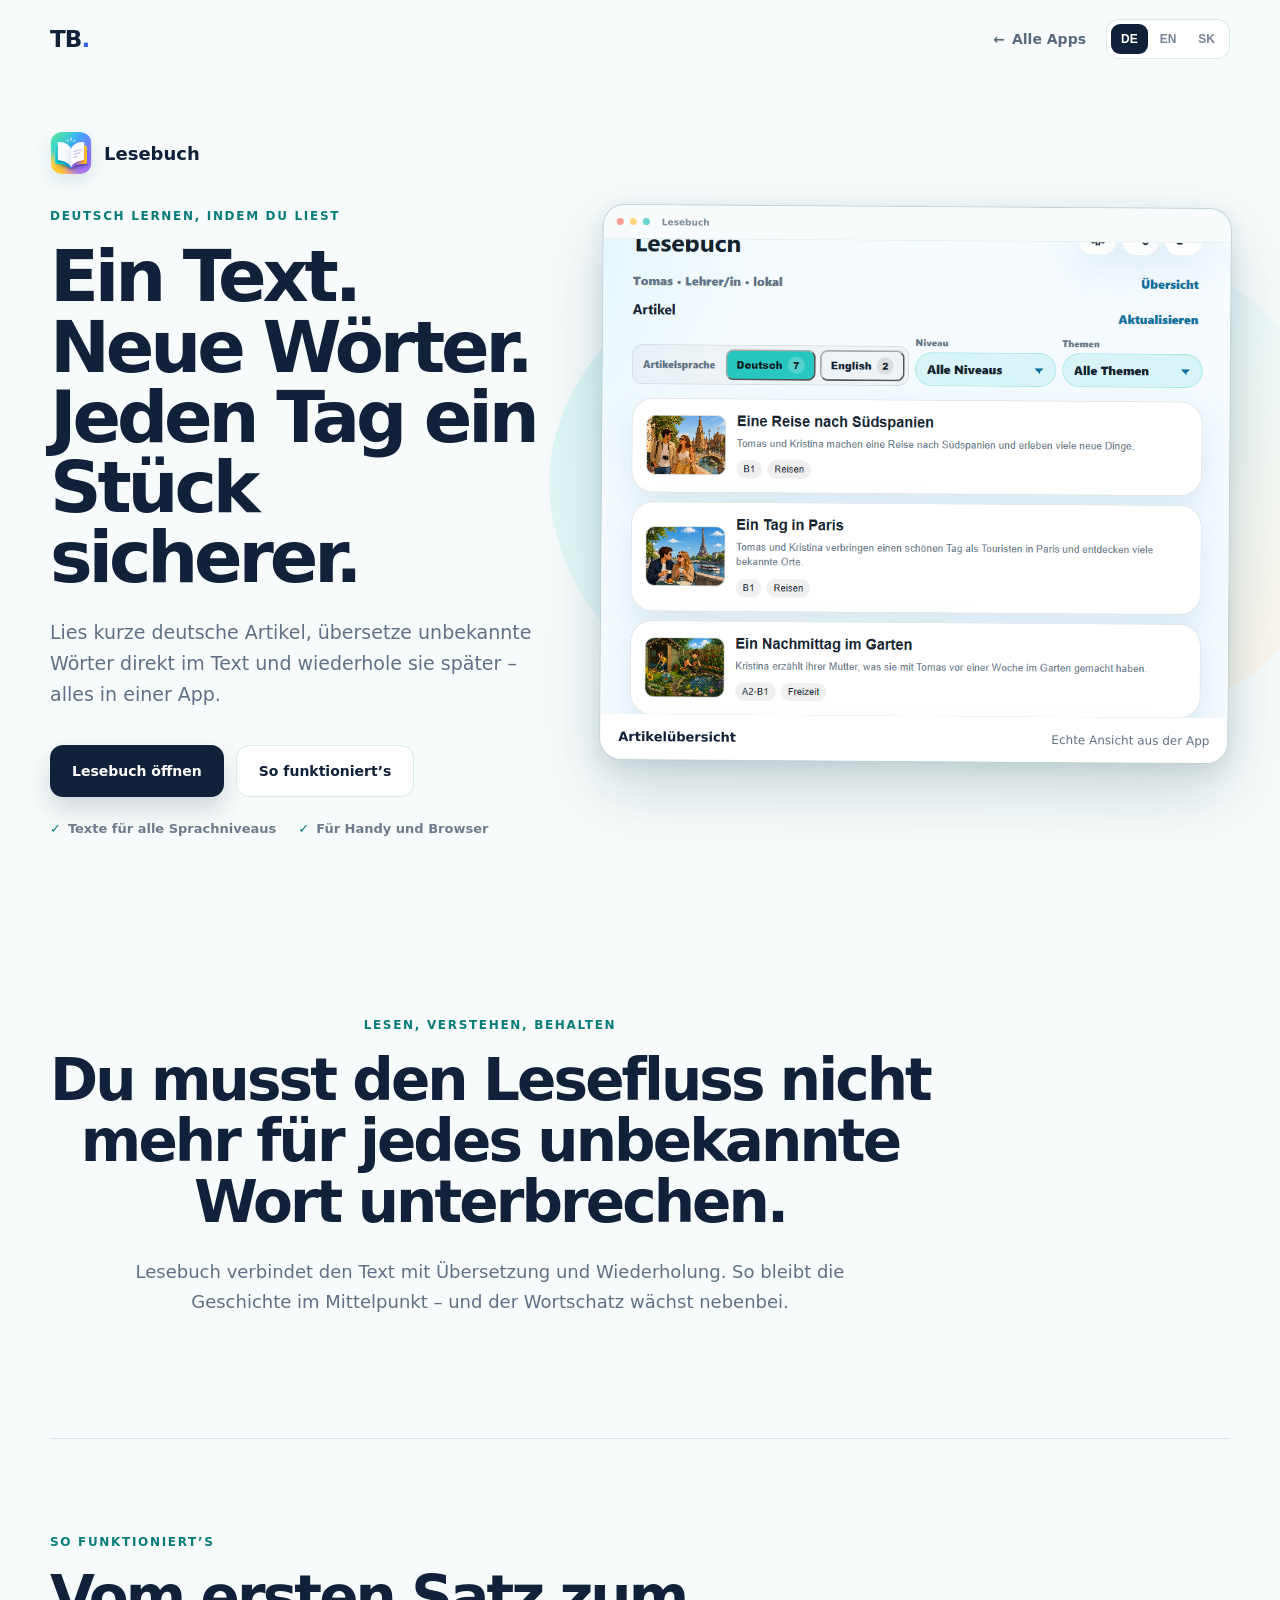
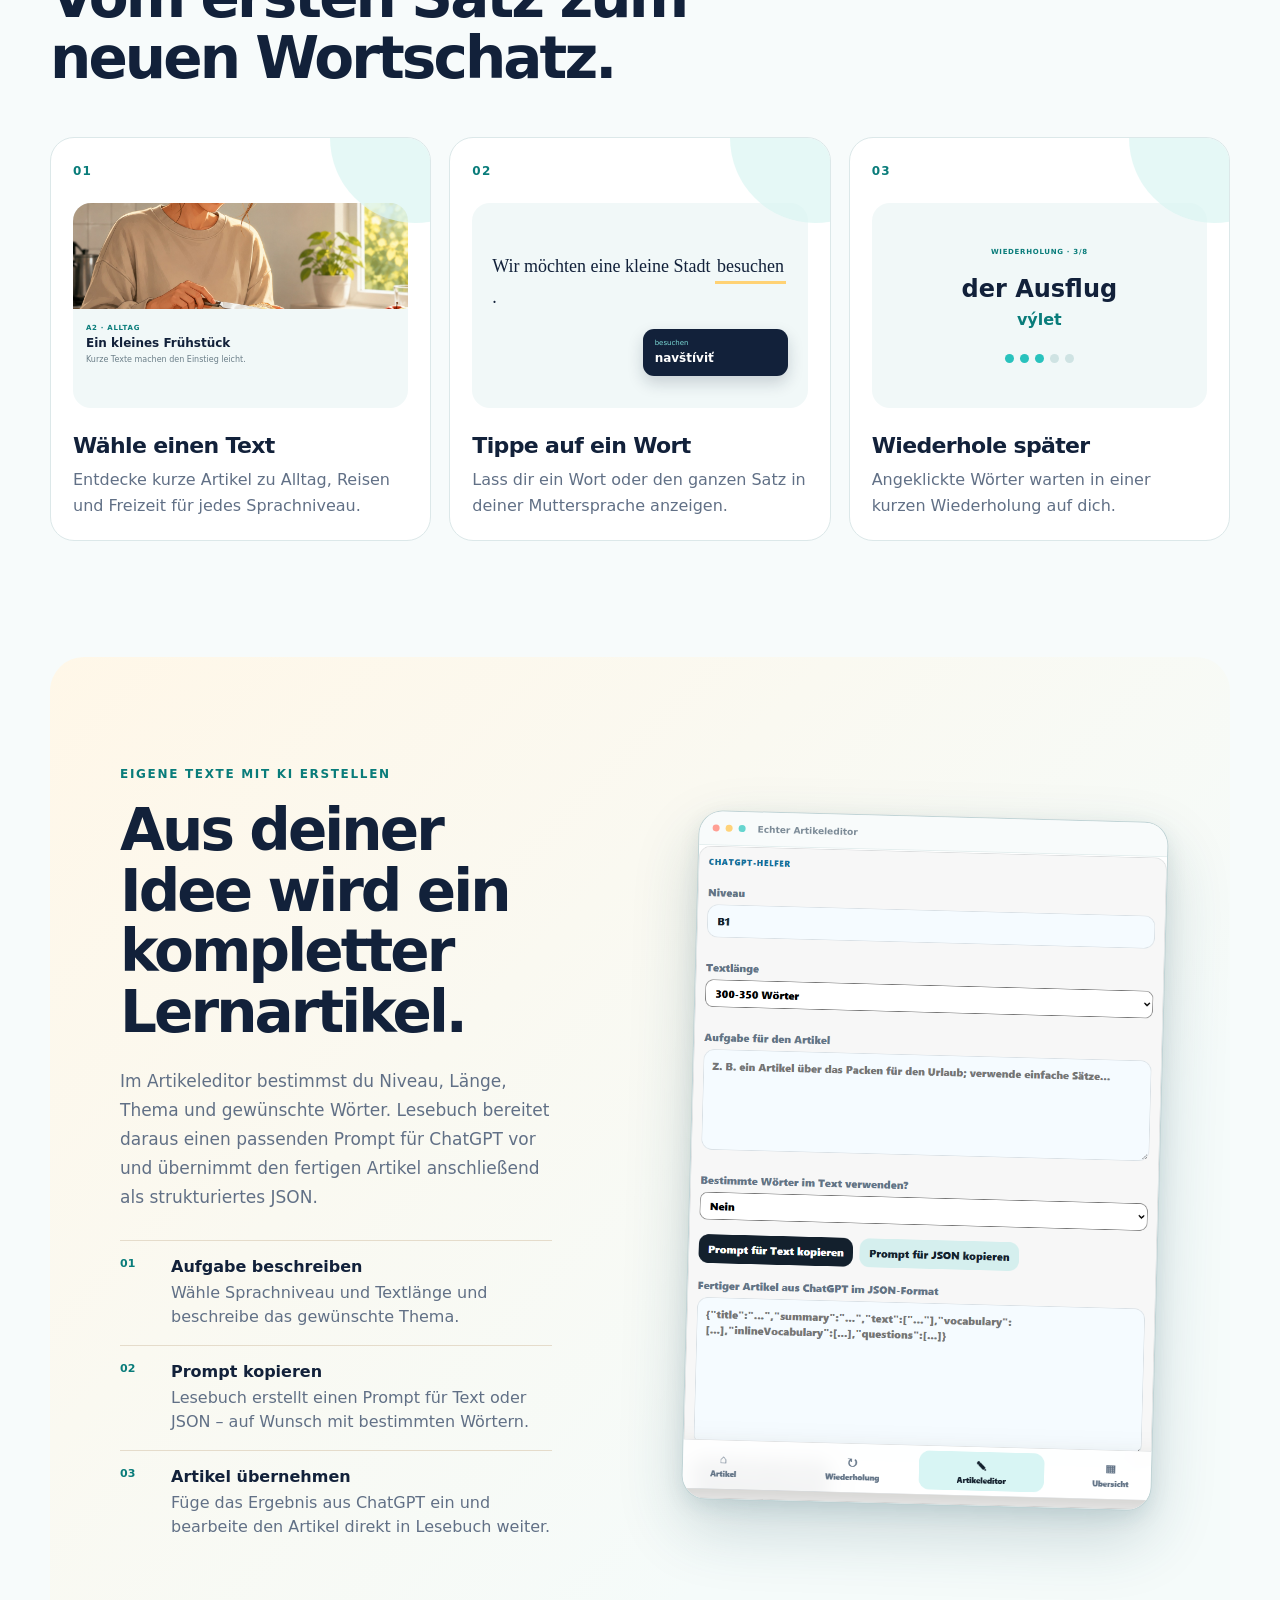
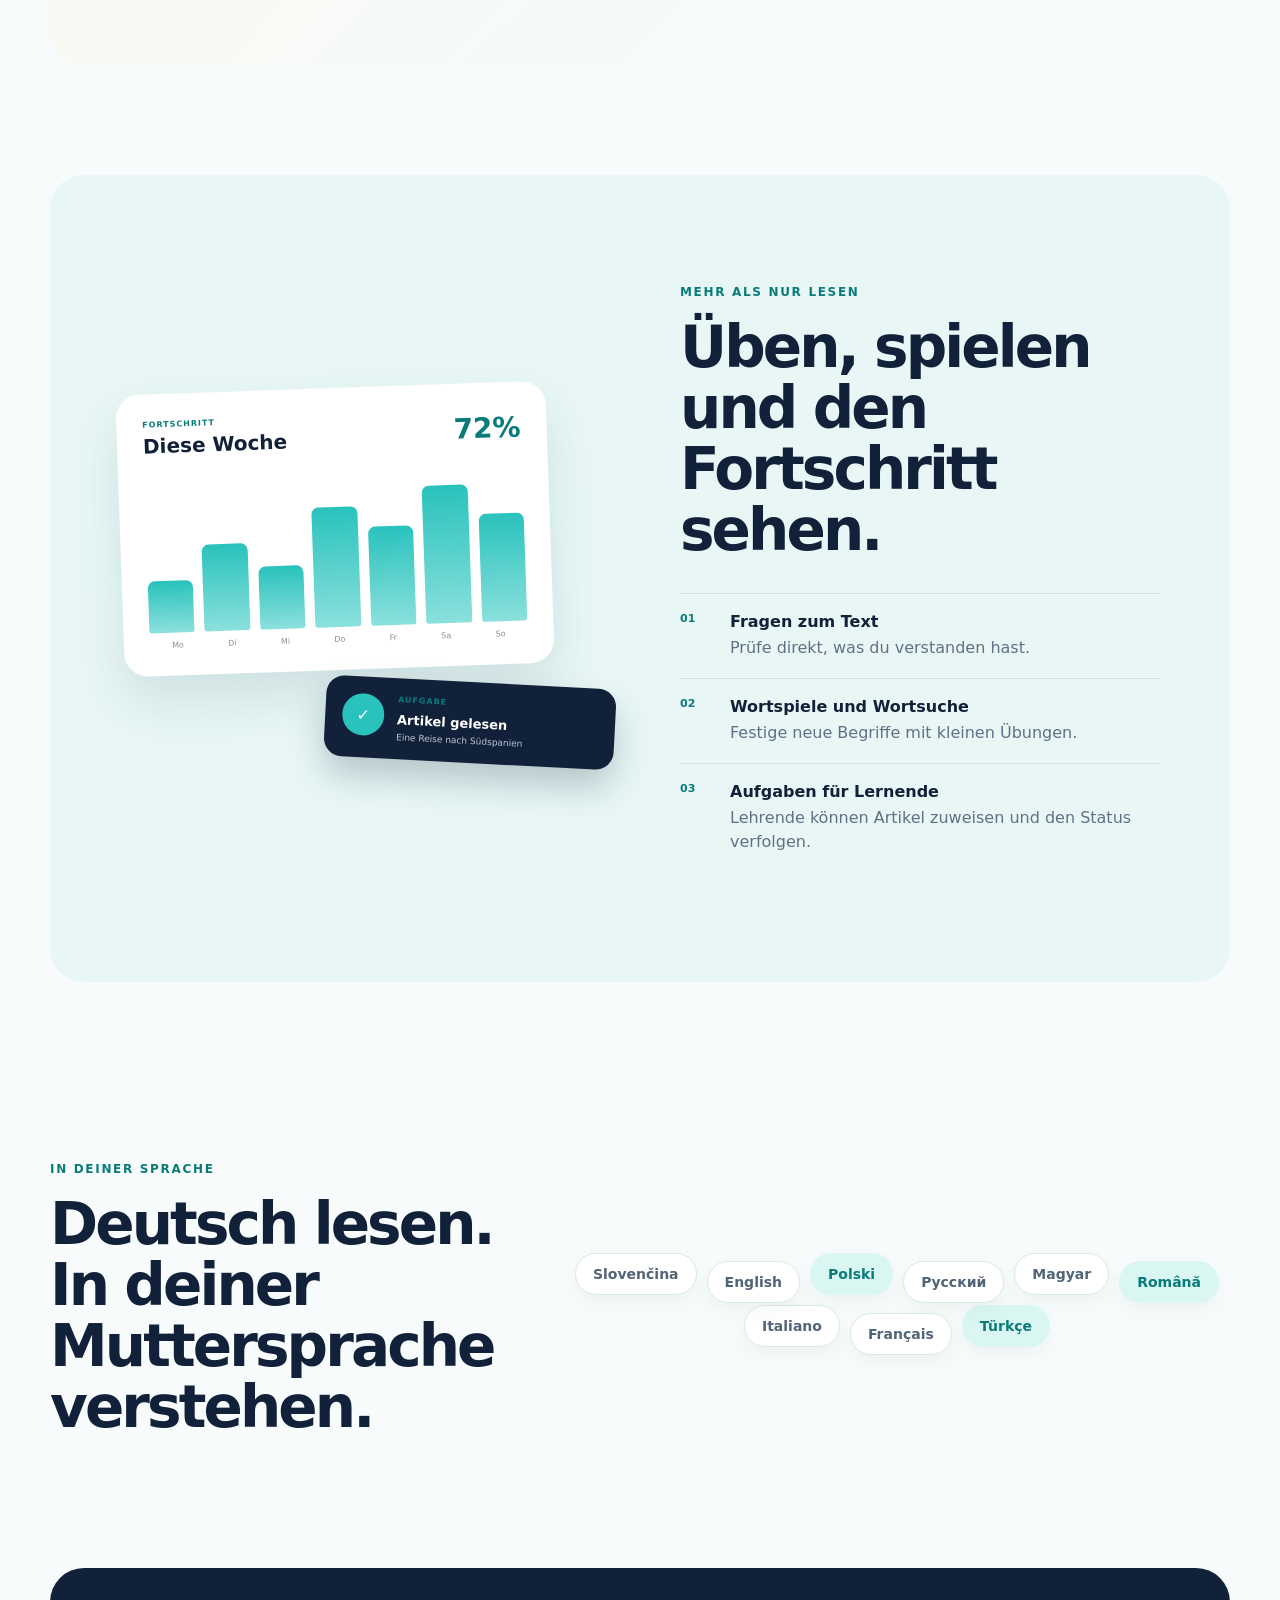
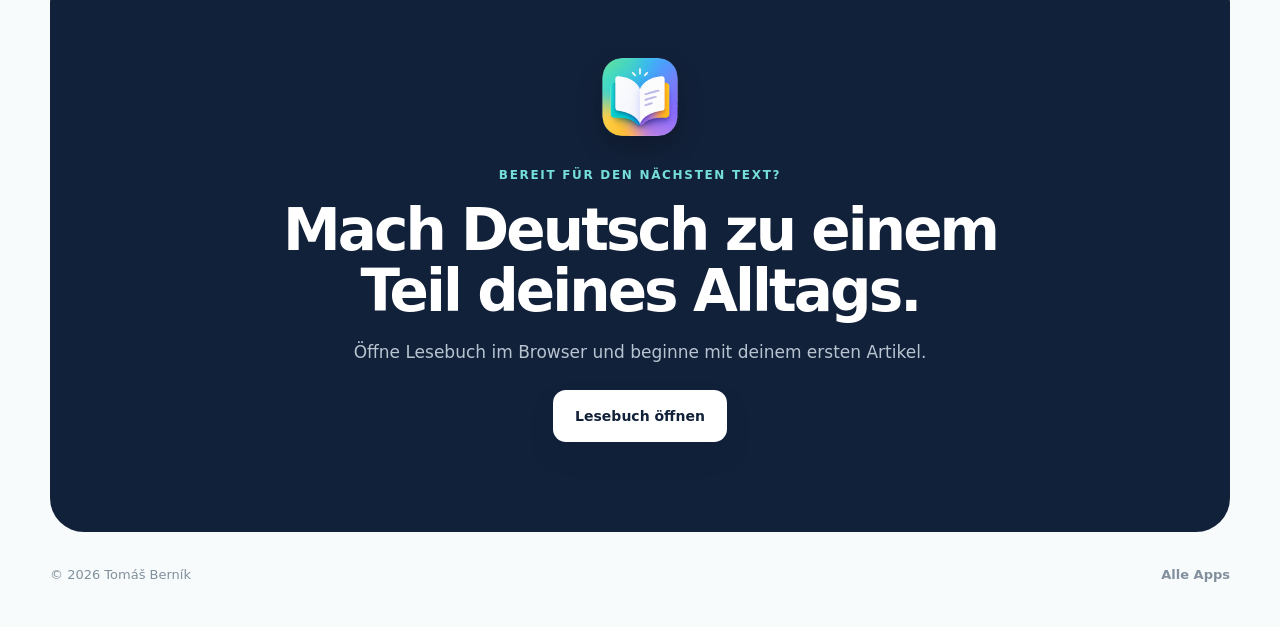
<file: lesebuch.html>
<!doctype html>
<html lang="de">
<head>
  <meta charset="utf-8">
  <meta name="viewport" content="width=device-width, initial-scale=1">
  <title>Lesebuch – Deutsch lesen und Wortschatz lernen</title>
  <meta name="description" content="Lesebuch verbindet kurze deutsche Texte, Übersetzungen, Wortschatz und Übungen in einer einfachen Web-App.">
  <meta name="author" content="Tomas Bernik">
  <meta name="robots" content="index, follow">
  <meta property="og:type" content="website">
  <meta property="og:site_name" content="Tomas Bernik">
  <meta property="og:title" content="Lesebuch – Deutsch lesen und Wortschatz lernen">
  <meta property="og:description" content="Kurze Texte lesen, unbekannte Wörter übersetzen und später wiederholen.">
  <meta property="og:url" content="https://tomasbernik.de/lesebuch.html">
  <meta property="og:image" content="https://tomasbernik.de/assets/lesebuch/icon.png">
  <link rel="canonical" href="https://tomasbernik.de/lesebuch.html">
  <link rel="icon" type="image/png" href="assets/lesebuch/icon.png">
  <link rel="apple-touch-icon" href="assets/lesebuch/icon.png">
  <link rel="stylesheet" href="lesebuch.css">
</head>
<body>
  <header class="topbar">
    <a class="brand" href="index.html" aria-label="Tomas Bernik – Apps">TB<span>.</span></a>
    <nav class="top-actions" aria-label="Seitennavigation">
      <a class="back-link" href="index.html" data-i18n="back">Alle Apps</a>
      <div class="lang-switch" aria-label="Language">
        <button type="button" data-lang="de" class="active">DE</button>
        <button type="button" data-lang="en">EN</button>
        <button type="button" data-lang="sk">SK</button>
      </div>
    </nav>
  </header>

  <main>
    <section class="hero">
      <div class="hero-copy">
        <div class="app-label"><img src="assets/lesebuch/icon.png" alt=""><span>Lesebuch</span></div>
        <p class="eyebrow" data-i18n="eyebrow">DEUTSCH LERNEN, INDEM DU LIEST</p>
        <h1 data-i18n="heroTitle">Ein Text. Neue Wörter. Jeden Tag ein Stück sicherer.</h1>
        <p class="hero-lead" data-i18n="heroLead">Lies kurze deutsche Artikel, übersetze unbekannte Wörter direkt im Text und wiederhole sie später – alles in einer App.</p>
        <div class="hero-actions">
          <a class="button primary" href="https://citanka.tomasbernik.de/" target="_blank" rel="noopener noreferrer" data-i18n="openApp">Lesebuch öffnen</a>
          <a class="button secondary" href="#so-funktionierts" data-i18n="howItWorks">So funktioniert’s</a>
        </div>
        <div class="hero-notes" aria-label="Produktmerkmale"><span data-i18n="level">Texte für alle Sprachniveaus</span><span data-i18n="mobile">Für Handy und Browser</span></div>
      </div>

      <div class="product-stage" aria-label="Vorschau der Lesebuch-App">
        <div class="glow glow-one"></div><div class="glow glow-two"></div>
        <figure class="real-shot library-shot">
          <div class="shot-toolbar"><span></span><span></span><span></span><small>Lesebuch</small></div>
          <div class="library-crop"><img src="assets/lesebuch/app-home.png" alt="Die echte Artikelübersicht in Lesebuch"></div>
          <figcaption><strong data-i18n="heroShotTitle">Artikelübersicht</strong><span data-i18n="authenticPreview">Echte Ansicht aus der App</span></figcaption>
        </figure>
      </div>
    </section>

    <section class="statement">
      <p class="section-kicker" data-i18n="whyKicker">LESEN, VERSTEHEN, BEHALTEN</p>
      <h2 data-i18n="whyTitle">Du musst den Lesefluss nicht mehr für jedes unbekannte Wort unterbrechen.</h2>
      <p data-i18n="whyText">Lesebuch verbindet den Text mit Übersetzung und Wiederholung. So bleibt die Geschichte im Mittelpunkt – und der Wortschatz wächst nebenbei.</p>
    </section>

    <section class="steps" id="so-funktionierts">
      <div class="section-heading"><p class="section-kicker" data-i18n="stepsKicker">SO FUNKTIONIERT’S</p><h2 data-i18n="stepsTitle">Vom ersten Satz zum neuen Wortschatz.</h2></div>
      <div class="step-grid">
        <article class="step-card read-card"><span class="step-number">01</span><div class="mini-article"><img src="assets/lesebuch/fruehstueck.jpg" alt=""><div><span>A2 · ALLTAG</span><strong>Ein kleines Frühstück</strong><p>Kurze Texte machen den Einstieg leicht.</p></div></div><h3 data-i18n="step1Title">Wähle einen Text</h3><p data-i18n="step1Text">Entdecke kurze Artikel zu Alltag, Reisen und Freizeit für jedes Sprachniveau.</p></article>
        <article class="step-card tap-card"><span class="step-number">02</span><div class="word-demo"><p>Wir möchten eine kleine Stadt <button type="button">besuchen</button>.</p><div><small>besuchen</small><strong>navštíviť</strong></div></div><h3 data-i18n="step2Title">Tippe auf ein Wort</h3><p data-i18n="step2Text">Lass dir ein Wort oder den ganzen Satz in deiner Muttersprache anzeigen.</p></article>
        <article class="step-card repeat-card"><span class="step-number">03</span><div class="quiz-demo"><small>WIEDERHOLUNG · 3/8</small><strong>der Ausflug</strong><span>výlet</span><div><i></i><i></i><i></i><i></i><i></i></div></div><h3 data-i18n="step3Title">Wiederhole später</h3><p data-i18n="step3Text">Angeklickte Wörter warten in einer kurzen Wiederholung auf dich.</p></article>
      </div>
    </section>

    <section class="ai-creator">
      <div class="ai-copy">
        <p class="section-kicker" data-i18n="aiKicker">EIGENE TEXTE MIT KI ERSTELLEN</p>
        <h2 data-i18n="aiTitle">Aus deiner Idee wird ein kompletter Lernartikel.</h2>
        <p class="ai-lead" data-i18n="aiText">Im Artikeleditor bestimmst du Niveau, Länge, Thema und gewünschte Wörter. Lesebuch bereitet daraus einen passenden Prompt für ChatGPT vor und übernimmt den fertigen Artikel anschließend als strukturiertes JSON.</p>
        <ol class="ai-steps">
          <li><span>01</span><div><strong data-i18n="aiStep1Title">Aufgabe beschreiben</strong><p data-i18n="aiStep1Text">Wähle Sprachniveau und Textlänge und beschreibe das gewünschte Thema.</p></div></li>
          <li><span>02</span><div><strong data-i18n="aiStep2Title">Prompt kopieren</strong><p data-i18n="aiStep2Text">Lesebuch erstellt einen Prompt für Text oder JSON – auf Wunsch mit bestimmten Wörtern.</p></div></li>
          <li><span>03</span><div><strong data-i18n="aiStep3Title">Artikel übernehmen</strong><p data-i18n="aiStep3Text">Füge das Ergebnis aus ChatGPT ein und bearbeite den Artikel direkt in Lesebuch weiter.</p></div></li>
        </ol>
      </div>
      <figure class="authentic-editor">
        <div class="shot-toolbar"><span></span><span></span><span></span><small data-i18n="authenticEditor">Echter Artikeleditor</small></div>
        <img src="assets/lesebuch/app-editor.png" alt="ChatGPT-Helfer im echten Lesebuch-Artikeleditor">
      </figure>
    </section>

    <section class="feature-split">
      <div class="feature-visual">
        <div class="progress-card"><div class="progress-head"><div><small data-i18n="progress">FORTSCHRITT</small><strong data-i18n="week">Diese Woche</strong></div><span>72%</span></div><div class="bars"><i style="height:35%"></i><i style="height:58%"></i><i style="height:42%"></i><i style="height:80%"></i><i style="height:66%"></i><i style="height:92%"></i><i style="height:72%"></i></div><div class="progress-labels"><span>Mo</span><span>Di</span><span>Mi</span><span>Do</span><span>Fr</span><span>Sa</span><span>So</span></div></div>
        <div class="assignment-card"><span>✓</span><div><small data-i18n="assignment">AUFGABE</small><strong data-i18n="assignmentDone">Artikel gelesen</strong><p>Eine Reise nach Südspanien</p></div></div>
      </div>
      <div class="feature-copy">
        <p class="section-kicker" data-i18n="moreKicker">MEHR ALS NUR LESEN</p><h2 data-i18n="moreTitle">Üben, spielen und den Fortschritt sehen.</h2>
        <ul>
          <li><span>01</span><div><strong data-i18n="feature1Title">Fragen zum Text</strong><p data-i18n="feature1Text">Prüfe direkt, was du verstanden hast.</p></div></li>
          <li><span>02</span><div><strong data-i18n="feature2Title">Wortspiele und Wortsuche</strong><p data-i18n="feature2Text">Festige neue Begriffe mit kleinen Übungen.</p></div></li>
          <li><span>03</span><div><strong data-i18n="feature3Title">Aufgaben für Lernende</strong><p data-i18n="feature3Text">Lehrende können Artikel zuweisen und den Status verfolgen.</p></div></li>
        </ul>
      </div>
    </section>

    <section class="languages">
      <div><p class="section-kicker" data-i18n="languageKicker">IN DEINER SPRACHE</p><h2 data-i18n="languageTitle">Deutsch lesen. In deiner Muttersprache verstehen.</h2></div>
      <div class="language-cloud" aria-label="Unterstützte Muttersprachen"><span>Slovenčina</span><span>English</span><span>Polski</span><span>Русский</span><span>Magyar</span><span>Română</span><span>Italiano</span><span>Français</span><span>Türkçe</span></div>
    </section>

    <section class="final-cta">
      <img src="assets/lesebuch/icon.png" alt=""><p class="section-kicker" data-i18n="ctaKicker">BEREIT FÜR DEN NÄCHSTEN TEXT?</p><h2 data-i18n="ctaTitle">Mach Deutsch zu einem Teil deines Alltags.</h2><p data-i18n="ctaText">Öffne Lesebuch im Browser und beginne mit deinem ersten Artikel.</p><a class="button primary light" href="https://citanka.tomasbernik.de/" target="_blank" rel="noopener noreferrer" data-i18n="openApp">Lesebuch öffnen</a>
    </section>
  </main>

  <footer><span>© 2026 Tomáš Berník</span><a href="index.html" data-i18n="allApps">Alle Apps</a></footer>
  <script src="lesebuch.js"></script>
</body>
</html>
</file>
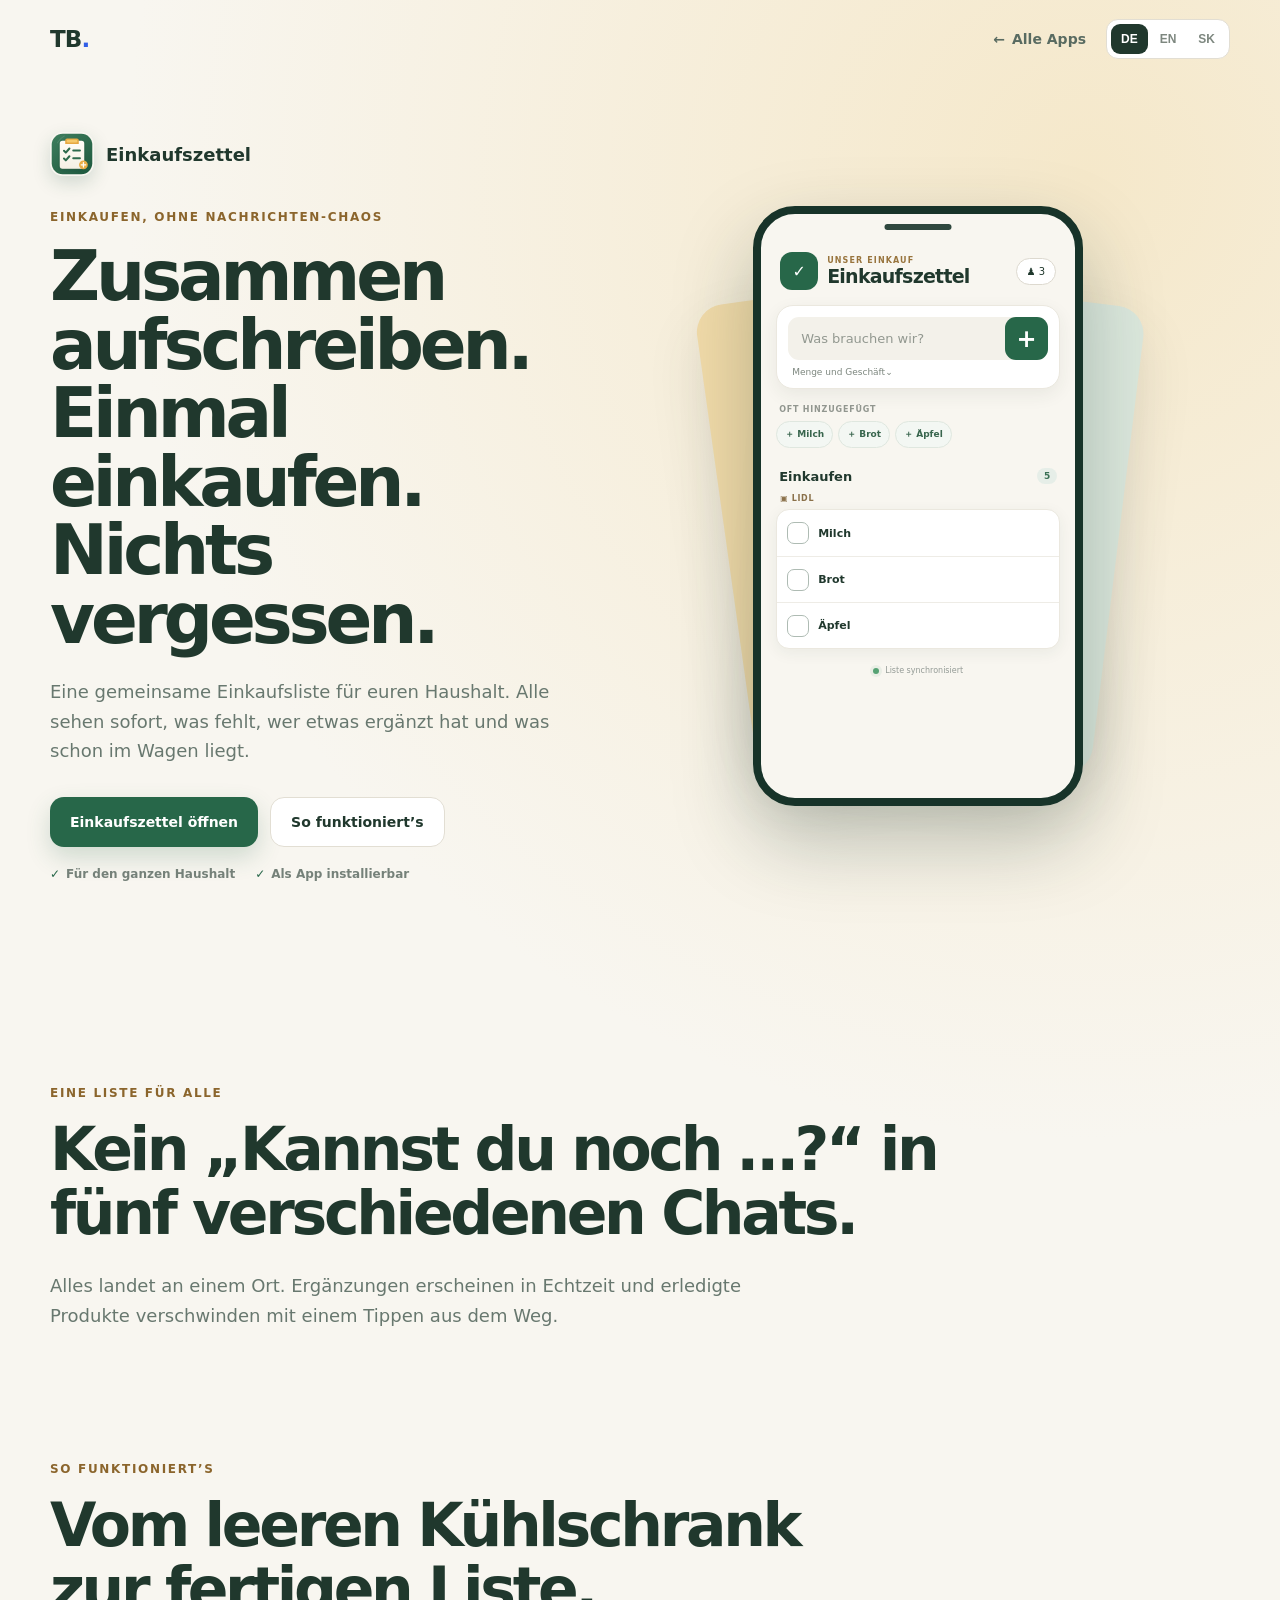
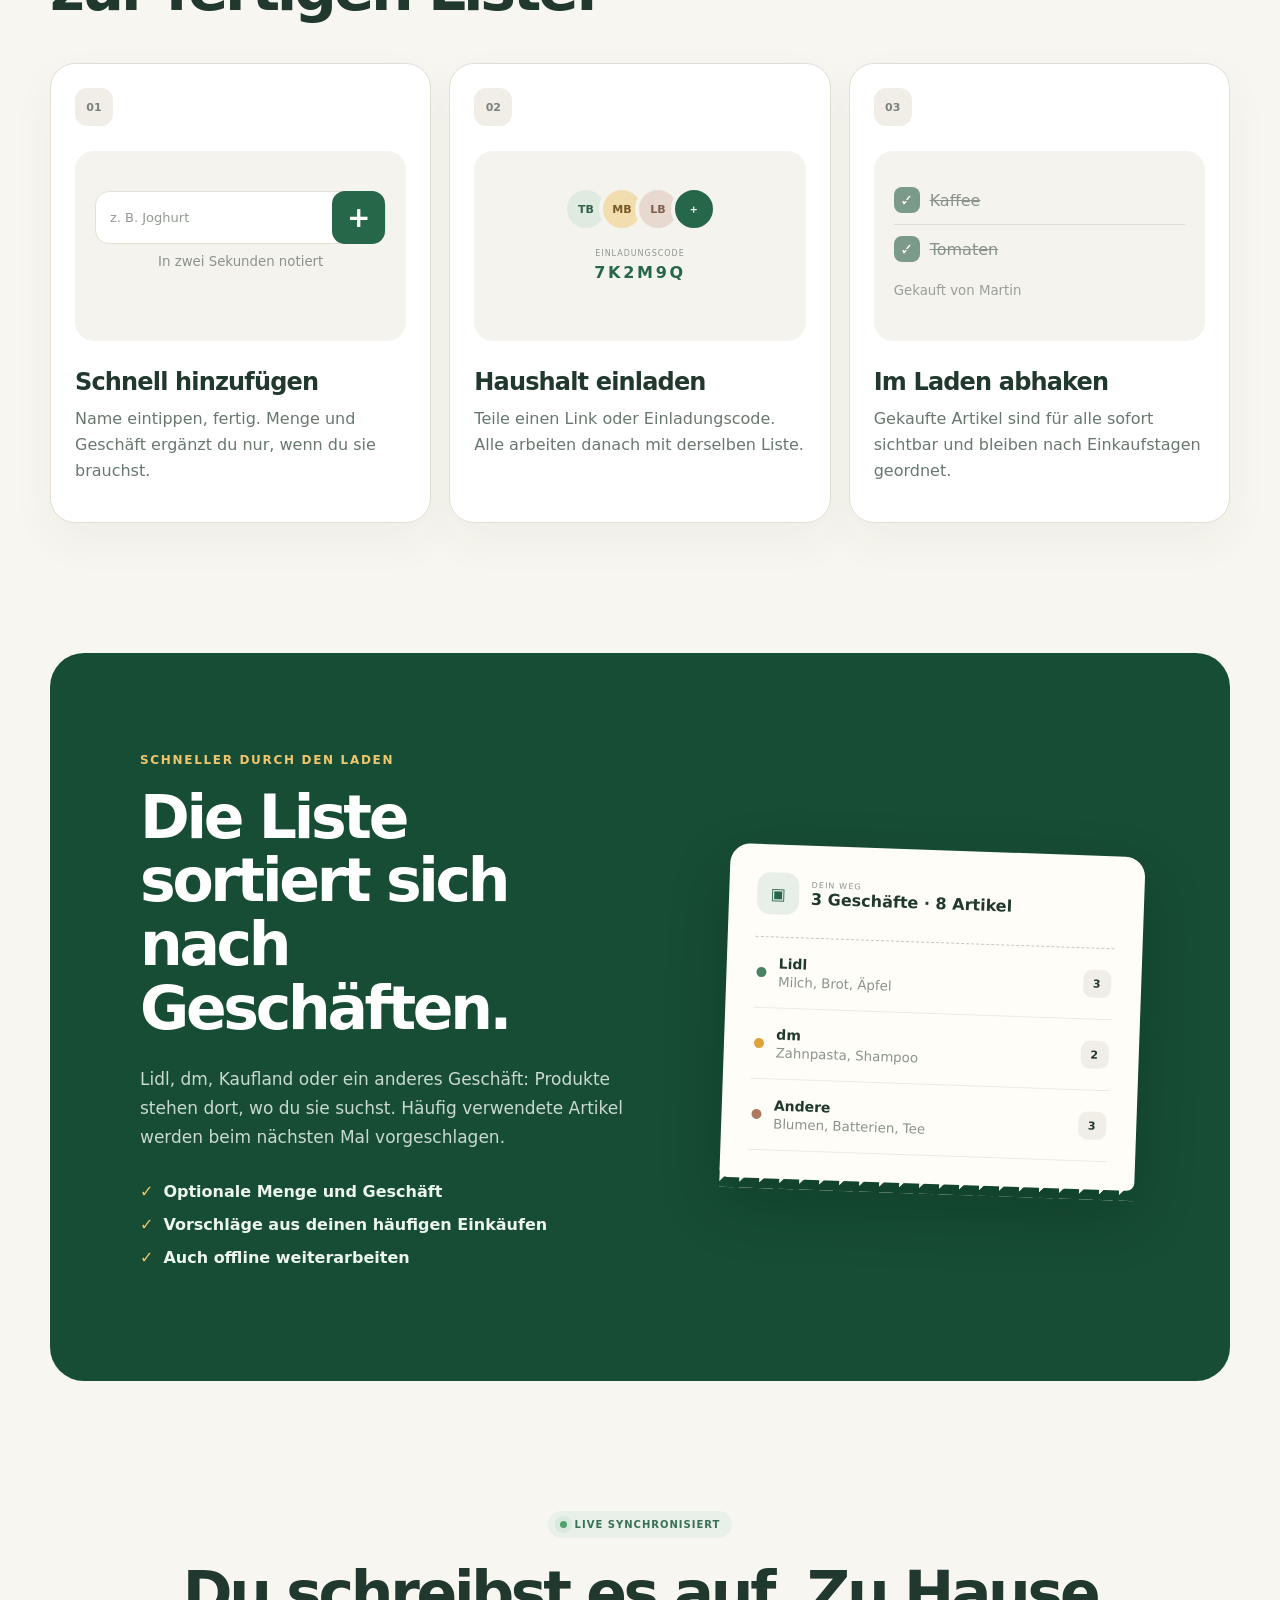
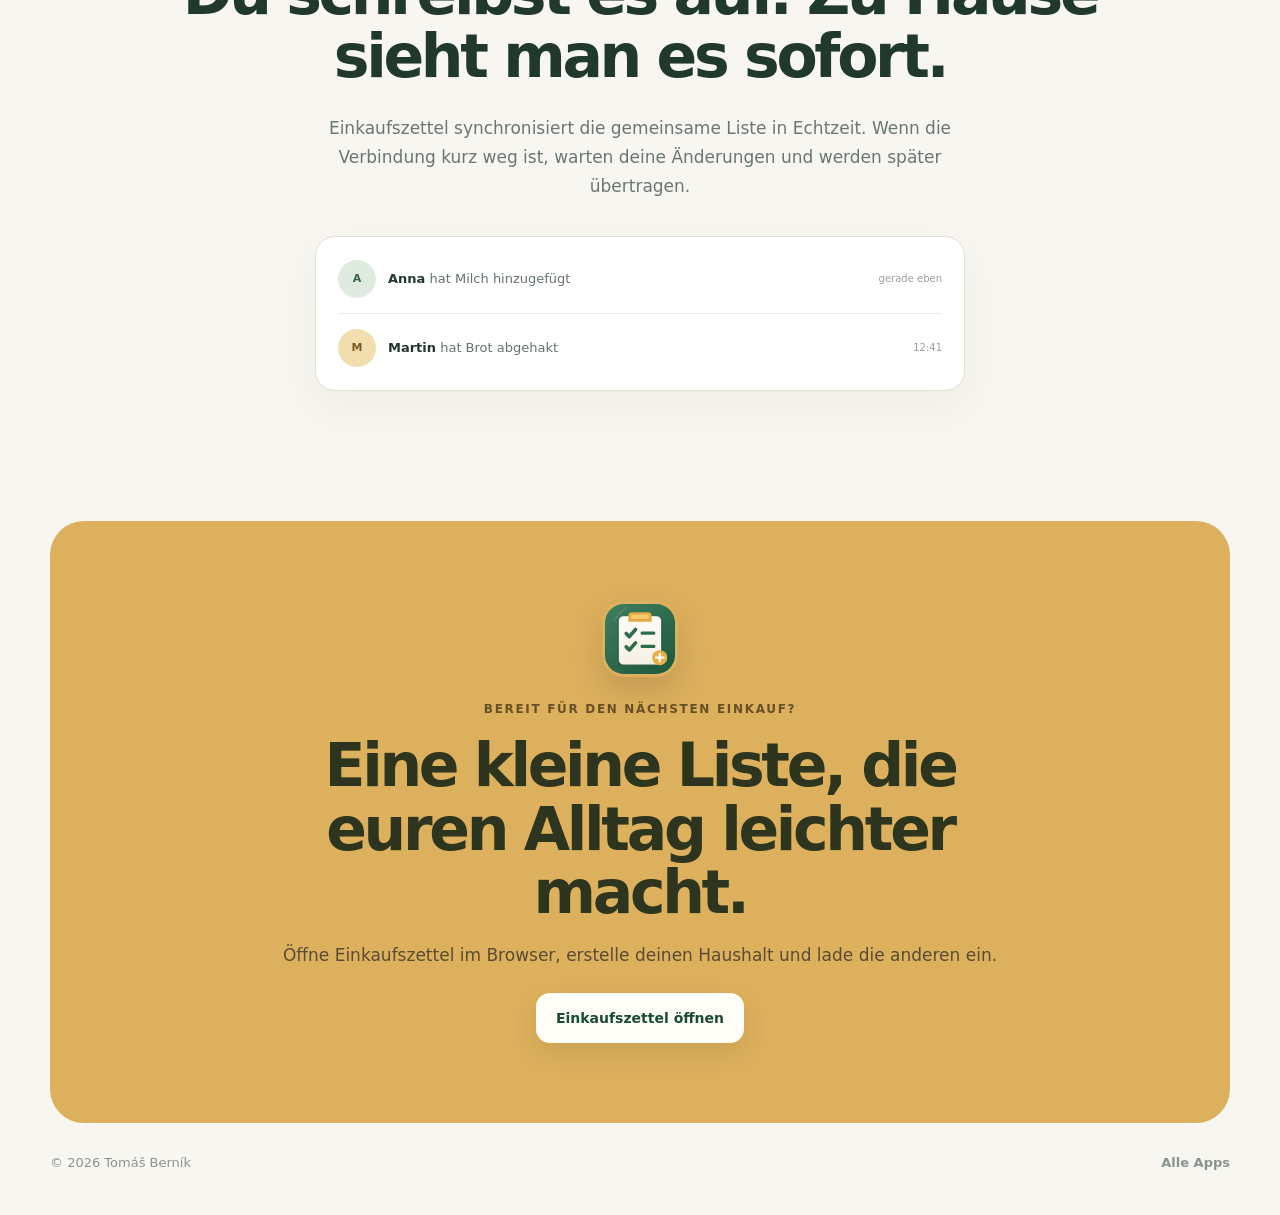
<file: papierik.html>
<!doctype html>
<html lang="de">
<head>
  <meta charset="utf-8"><meta name="viewport" content="width=device-width, initial-scale=1">
  <title>Einkaufszettel – die gemeinsame Einkaufsliste</title>
  <meta name="description" content="Einkaufszettel ist eine einfache gemeinsame Einkaufsliste für den Haushalt – synchron, schnell und fürs Handy gemacht."><meta name="author" content="Tomas Bernik"><meta name="robots" content="index, follow">
  <meta property="og:type" content="website"><meta property="og:site_name" content="Tomas Bernik"><meta property="og:title" content="Einkaufszettel – die gemeinsame Einkaufsliste"><meta property="og:description" content="Zusammen aufschreiben. Einmal einkaufen. Nichts vergessen."><meta property="og:url" content="https://tomasbernik.de/papierik.html"><meta property="og:image" content="https://tomasbernik.de/assets/papierik/icon.svg">
  <link rel="canonical" href="https://tomasbernik.de/papierik.html"><link rel="icon" type="image/svg+xml" href="assets/papierik/icon.svg"><link rel="stylesheet" href="papierik.css">
</head>
<body>
  <header class="topbar"><a class="brand" href="index.html" aria-label="Tomas Bernik – Apps">TB<span>.</span></a><nav class="top-actions" aria-label="Seitennavigation"><a class="back-link" href="index.html" data-i18n="back">Alle Apps</a><div class="lang-switch" aria-label="Language"><button type="button" data-lang="de" class="active">DE</button><button type="button" data-lang="en">EN</button><button type="button" data-lang="sk">SK</button></div></nav></header>
  <main>
    <section class="hero">
      <div class="hero-copy"><div class="app-label"><img src="assets/papierik/icon.svg" alt=""><span data-app-name>Einkaufszettel</span></div><p class="eyebrow" data-i18n="eyebrow">EINKAUFEN, OHNE NACHRICHTEN-CHAOS</p><h1 data-i18n="heroTitle">Zusammen aufschreiben. Einmal einkaufen. Nichts vergessen.</h1><p class="hero-lead" data-i18n="heroLead">Eine gemeinsame Einkaufsliste für euren Haushalt. Alle sehen sofort, was fehlt, wer etwas ergänzt hat und was schon im Wagen liegt.</p><div class="hero-actions"><a class="button primary" href="https://tomasbernik.github.io/Listocek/" target="_blank" rel="noopener noreferrer" data-i18n="openApp">Einkaufszettel öffnen</a><a class="button secondary" href="#so-funktionierts" data-i18n="howItWorks">So funktioniert’s</a></div><div class="hero-notes"><span data-i18n="shared">Für den ganzen Haushalt</span><span data-i18n="mobile">Als App installierbar</span></div></div>
      <div class="product-stage" aria-label="Vorschau der Einkaufszettel-App"><div class="paper paper-one"></div><div class="paper paper-two"></div><div class="phone"><div class="phone-speaker"></div><div class="app-head"><span class="mini-logo">✓</span><div><small data-i18n="household">UNSER EINKAUF</small><strong data-app-name>Einkaufszettel</strong></div><span class="people">♟ 3</span></div><div class="add-box"><div><span data-i18n="whatBuy">Was brauchen wir?</span><b>+</b></div><small data-i18n="amountShop">Menge und Geschäft⌄</small></div><div class="suggestion-label" data-i18n="oftenAdded">OFT HINZUGEFÜGT</div><div class="chips"><span>＋ Milch</span><span>＋ Brot</span><span>＋ Äpfel</span></div><div class="list-title"><strong data-i18n="toBuy">Einkaufen</strong><span>5</span></div><div class="shop-title">▣ LIDL</div><div class="list-card"><div><i></i><b data-i18n="milk">Milch <small>2×</small></b></div><div><i></i><b data-i18n="bread">Brot</b></div><div><i></i><b data-i18n="apples">Äpfel <small>1 kg</small></b></div></div><div class="sync"><i></i><span data-i18n="synced">Liste synchronisiert</span></div></div></div>
    </section>
    <section class="statement"><p class="section-kicker" data-i18n="whyKicker">EINE LISTE FÜR ALLE</p><h2 data-i18n="whyTitle">Kein „Kannst du noch …?“ in fünf verschiedenen Chats.</h2><p data-i18n="whyText">Alles landet an einem Ort. Ergänzungen erscheinen in Echtzeit und erledigte Produkte verschwinden mit einem Tippen aus dem Weg.</p></section>
    <section class="steps" id="so-funktionierts"><div class="section-heading"><p class="section-kicker" data-i18n="stepsKicker">SO FUNKTIONIERT’S</p><h2 data-i18n="stepsTitle">Vom leeren Kühlschrank zur fertigen Liste.</h2></div><div class="step-grid">
      <article class="step-card"><span class="step-number">01</span><div class="step-demo quick-add"><div><span data-i18n="egYoghurt">z. B. Joghurt</span><b>+</b></div><small data-i18n="twoSeconds">In zwei Sekunden notiert</small></div><h3 data-i18n="step1Title">Schnell hinzufügen</h3><p data-i18n="step1Text">Name eintippen, fertig. Menge und Geschäft ergänzt du nur, wenn du sie brauchst.</p></article>
      <article class="step-card"><span class="step-number">02</span><div class="step-demo family"><span>TB</span><span>MB</span><span>LB</span><i>＋</i><small data-i18n="inviteCode">EINLADUNGSCODE</small><strong>7K2M9Q</strong></div><h3 data-i18n="step2Title">Haushalt einladen</h3><p data-i18n="step2Text">Teile einen Link oder Einladungscode. Alle arbeiten danach mit derselben Liste.</p></article>
      <article class="step-card"><span class="step-number">03</span><div class="step-demo checked-demo"><div><i>✓</i><span data-i18n="coffee">Kaffee</span></div><div><i>✓</i><span data-i18n="tomatoes">Tomaten</span></div><small data-i18n="boughtBy">Gekauft von Martin</small></div><h3 data-i18n="step3Title">Im Laden abhaken</h3><p data-i18n="step3Text">Gekaufte Artikel sind für alle sofort sichtbar und bleiben nach Einkaufstagen geordnet.</p></article>
    </div></section>
    <section class="organize"><div class="organize-copy"><p class="section-kicker" data-i18n="organizeKicker">SCHNELLER DURCH DEN LADEN</p><h2 data-i18n="organizeTitle">Die Liste sortiert sich nach Geschäften.</h2><p data-i18n="organizeText">Lidl, dm, Kaufland oder ein anderes Geschäft: Produkte stehen dort, wo du sie suchst. Häufig verwendete Artikel werden beim nächsten Mal vorgeschlagen.</p><ul><li><span>✓</span><span data-i18n="feature1">Optionale Menge und Geschäft</span></li><li><span>✓</span><span data-i18n="feature2">Vorschläge aus deinen häufigen Einkäufen</span></li><li><span>✓</span><span data-i18n="feature3">Auch offline weiterarbeiten</span></li></ul></div><div class="receipt" aria-hidden="true"><div class="receipt-top"><span>▣</span><div><small>DEIN WEG</small><strong>3 Geschäfte · 8 Artikel</strong></div></div><div class="route"><span class="dot green"></span><div><strong>Lidl</strong><small>Milch, Brot, Äpfel</small></div><b>3</b></div><div class="route"><span class="dot amber"></span><div><strong>dm</strong><small>Zahnpasta, Shampoo</small></div><b>2</b></div><div class="route"><span class="dot clay"></span><div><strong>Andere</strong><small>Blumen, Batterien, Tee</small></div><b>3</b></div><div class="receipt-edge"></div></div></section>
    <section class="realtime"><div class="live-badge"><i></i><span data-i18n="live">LIVE SYNCHRONISIERT</span></div><h2 data-i18n="realtimeTitle">Du schreibst es auf. Zu Hause sieht man es sofort.</h2><p data-i18n="realtimeText">Einkaufszettel synchronisiert die gemeinsame Liste in Echtzeit. Wenn die Verbindung kurz weg ist, warten deine Änderungen und werden später übertragen.</p><div class="activity"><div><span class="avatar a">A</span><p><strong>Anna</strong> <span data-i18n="added">hat Milch hinzugefügt</span></p><time data-i18n="now">gerade eben</time></div><div><span class="avatar m">M</span><p><strong>Martin</strong> <span data-i18n="checked">hat Brot abgehakt</span></p><time>12:41</time></div></div></section>
    <section class="final-cta"><img src="assets/papierik/icon.svg" alt=""><p class="section-kicker" data-i18n="ctaKicker">BEREIT FÜR DEN NÄCHSTEN EINKAUF?</p><h2 data-i18n="ctaTitle">Eine kleine Liste, die euren Alltag leichter macht.</h2><p data-i18n="ctaText">Öffne Einkaufszettel im Browser, erstelle deinen Haushalt und lade die anderen ein.</p><a class="button primary light" href="https://tomasbernik.github.io/Listocek/" target="_blank" rel="noopener noreferrer" data-i18n="openApp">Einkaufszettel öffnen</a></section>
  </main>
  <footer><span>© 2026 Tomáš Berník</span><a href="index.html" data-i18n="allApps">Alle Apps</a></footer><script src="papierik.js"></script>
</body>
</html>
</file>
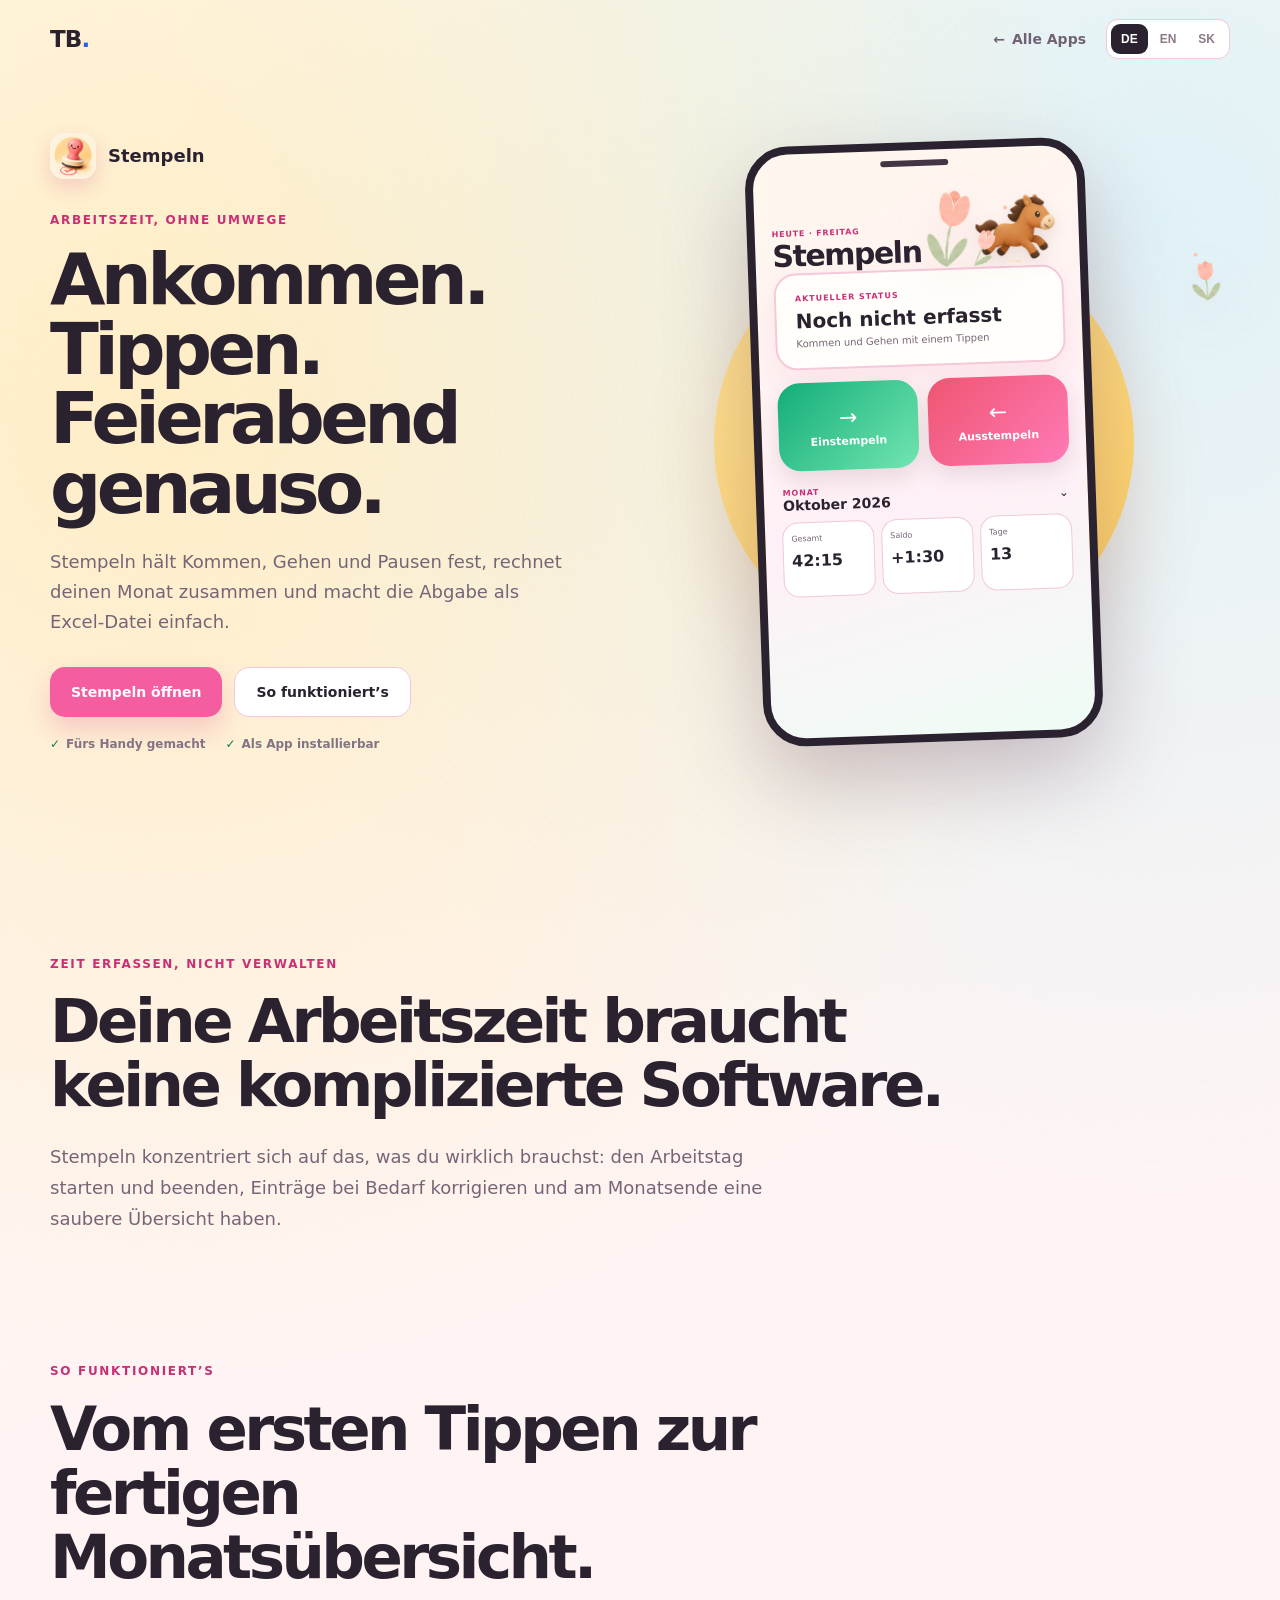
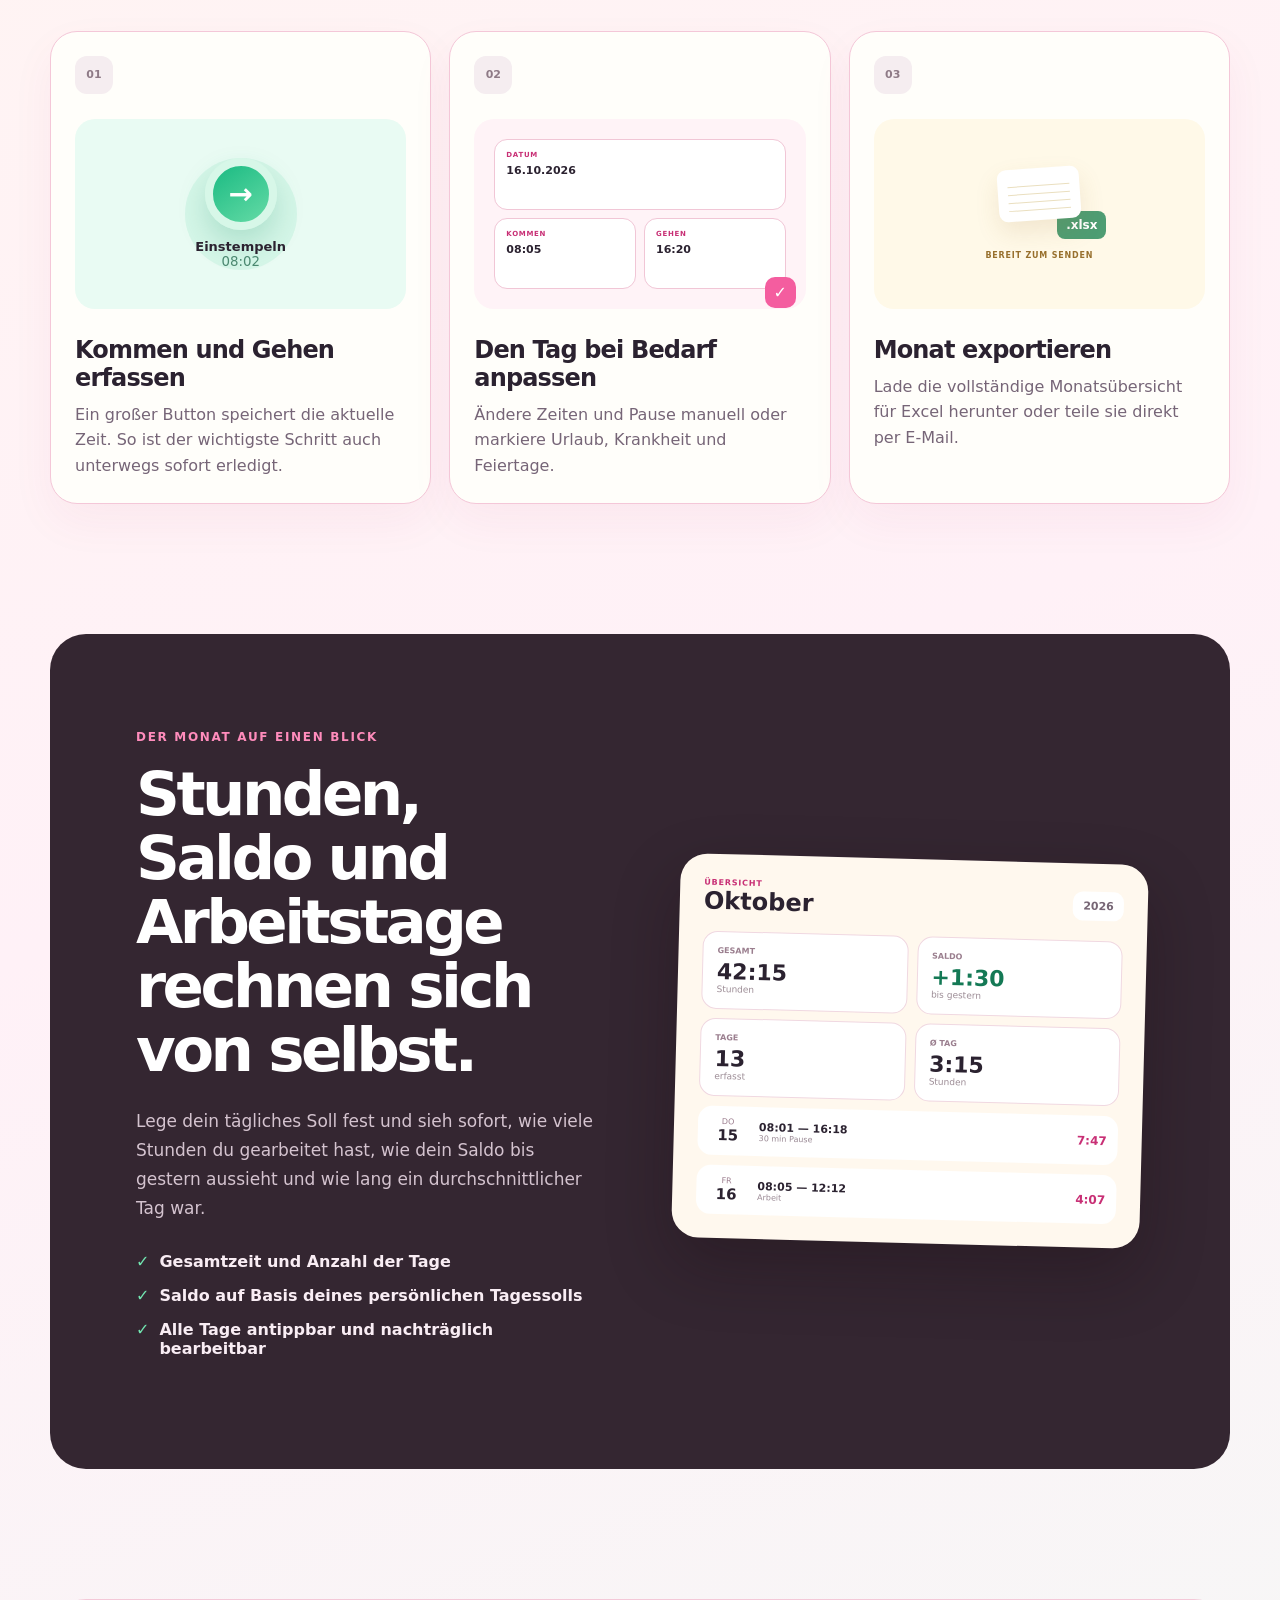
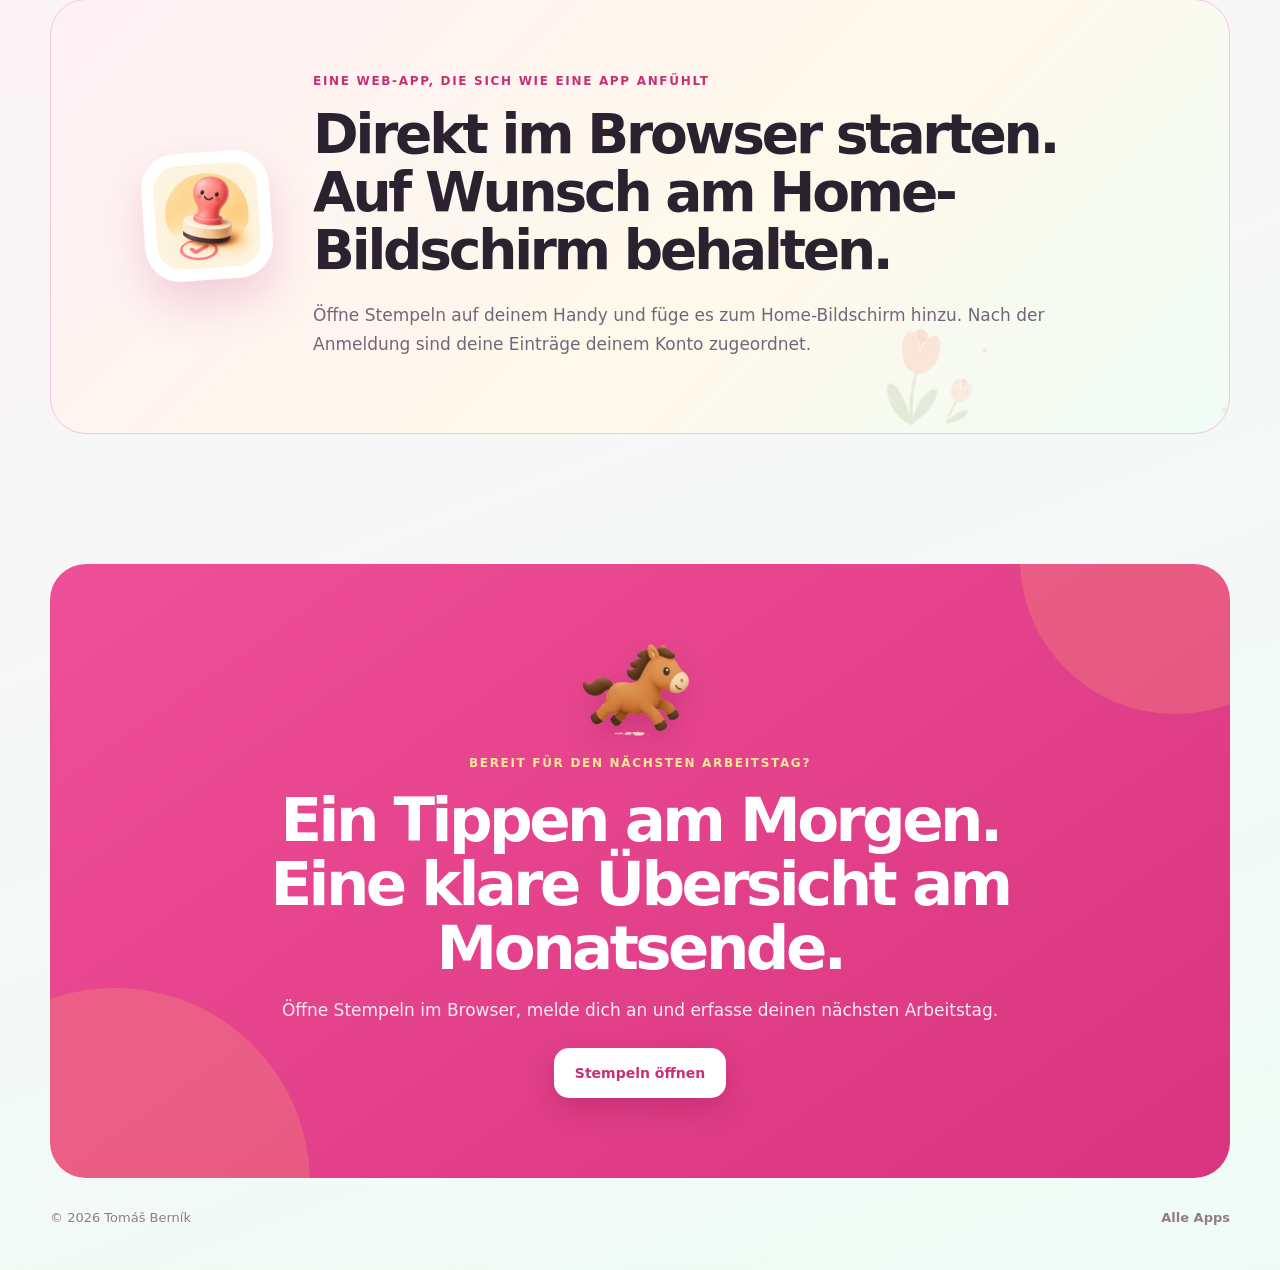
<file: stempeln.html>
<!doctype html>
<html lang="de">
<head>
  <meta charset="utf-8">
  <meta name="viewport" content="width=device-width, initial-scale=1">
  <title>Stempeln – Arbeitszeit einfach erfassen</title>
  <meta name="description" content="Stempeln erfasst Kommen, Gehen und Pausen mit einem Tippen und erstellt eine übersichtliche Monatsauswertung für Excel.">
  <meta name="author" content="Tomas Bernik">
  <meta name="robots" content="index, follow">
  <meta property="og:type" content="website">
  <meta property="og:site_name" content="Tomas Bernik">
  <meta property="og:title" content="Stempeln – Arbeitszeit einfach erfassen">
  <meta property="og:description" content="Ein Tippen bei der Ankunft, ein Tippen beim Gehen – den Rest behält Stempeln im Blick.">
  <meta property="og:url" content="https://tomasbernik.de/stempeln.html">
  <meta property="og:image" content="https://tomasbernik.de/assets/stempeln/icon.png">
  <link rel="canonical" href="https://tomasbernik.de/stempeln.html">
  <link rel="icon" type="image/png" href="assets/stempeln/icon.png">
  <link rel="apple-touch-icon" href="assets/stempeln/icon.png">
  <link rel="stylesheet" href="stempeln.css">
</head>
<body>
  <header class="topbar">
    <a class="brand" href="index.html" aria-label="Tomas Bernik – Apps">TB<span>.</span></a>
    <nav class="top-actions" aria-label="Seitennavigation">
      <a class="back-link" href="index.html" data-i18n="back">Alle Apps</a>
      <div class="lang-switch" aria-label="Language">
        <button type="button" data-lang="de" class="active">DE</button>
        <button type="button" data-lang="en">EN</button>
        <button type="button" data-lang="sk">SK</button>
      </div>
    </nav>
  </header>

  <main>
    <section class="hero">
      <div class="hero-copy">
        <div class="app-label"><img src="assets/stempeln/icon.png" alt=""><span>Stempeln</span></div>
        <p class="eyebrow" data-i18n="eyebrow">ARBEITSZEIT, OHNE UMWEGE</p>
        <h1 data-i18n="heroTitle">Ankommen. Tippen. Feierabend genauso.</h1>
        <p class="hero-lead" data-i18n="heroLead">Stempeln hält Kommen, Gehen und Pausen fest, rechnet deinen Monat zusammen und macht die Abgabe als Excel-Datei einfach.</p>
        <div class="hero-actions">
          <a class="button primary" href="https://tomasbernik.github.io/stempeln/" target="_blank" rel="noopener noreferrer" data-i18n="openApp">Stempeln öffnen</a>
          <a class="button secondary" href="#so-funktionierts" data-i18n="howItWorks">So funktioniert’s</a>
        </div>
        <div class="hero-notes"><span data-i18n="mobile">Fürs Handy gemacht</span><span data-i18n="installable">Als App installierbar</span></div>
      </div>

      <div class="product-stage" aria-label="Vorschau der Stempeln-App">
        <img class="tulips tulips-one" src="assets/stempeln/tulips.png" alt="" aria-hidden="true">
        <div class="sun-orb"></div>
        <div class="phone">
          <div class="phone-bar"></div>
          <div class="app-head"><div><small data-i18n="today">HEUTE · FREITAG</small><strong>Stempeln</strong></div><img src="assets/stempeln/horse.png" alt="" aria-hidden="true"></div>
          <div class="today-card"><small data-i18n="currentStatus">AKTUELLER STATUS</small><strong data-i18n="notRecorded">Noch nicht erfasst</strong><span data-i18n="tapHint">Kommen und Gehen mit einem Tippen</span></div>
          <div class="stamp-buttons"><div class="stamp-in"><i>→</i><span data-i18n="clockIn">Einstempeln</span></div><div class="stamp-out"><i>←</i><span data-i18n="clockOut">Ausstempeln</span></div></div>
          <div class="mini-month"><div><small data-i18n="month">MONAT</small><strong data-i18n="monthName">Oktober 2026</strong></div><span>⌄</span></div>
          <div class="summary-row"><div><small data-i18n="total">Gesamt</small><b>42:15</b></div><div><small data-i18n="balance">Saldo</small><b>+1:30</b></div><div><small data-i18n="days">Tage</small><b>13</b></div></div>
        </div>
      </div>
    </section>

    <section class="statement">
      <p class="section-kicker" data-i18n="whyKicker">ZEIT ERFASSEN, NICHT VERWALTEN</p>
      <h2 data-i18n="whyTitle">Deine Arbeitszeit braucht keine komplizierte Software.</h2>
      <p data-i18n="whyText">Stempeln konzentriert sich auf das, was du wirklich brauchst: den Arbeitstag starten und beenden, Einträge bei Bedarf korrigieren und am Monatsende eine saubere Übersicht haben.</p>
    </section>

    <section class="steps" id="so-funktionierts">
      <div class="section-heading"><p class="section-kicker" data-i18n="stepsKicker">SO FUNKTIONIERT’S</p><h2 data-i18n="stepsTitle">Vom ersten Tippen zur fertigen Monatsübersicht.</h2></div>
      <div class="step-grid">
        <article class="step-card green-card"><span class="step-number">01</span><div class="step-demo tap-demo"><span class="pulse"></span><strong data-i18n="clockIn">Einstempeln</strong><small>08:02</small></div><h3 data-i18n="step1Title">Kommen und Gehen erfassen</h3><p data-i18n="step1Text">Ein großer Button speichert die aktuelle Zeit. So ist der wichtigste Schritt auch unterwegs sofort erledigt.</p></article>
        <article class="step-card pink-card"><span class="step-number">02</span><div class="step-demo edit-demo"><div><small data-i18n="date">DATUM</small><strong>16.10.2026</strong></div><div><small data-i18n="coming">KOMMEN</small><strong>08:05</strong></div><div><small data-i18n="leaving">GEHEN</small><strong>16:20</strong></div><span>✓</span></div><h3 data-i18n="step2Title">Den Tag bei Bedarf anpassen</h3><p data-i18n="step2Text">Ändere Zeiten und Pause manuell oder markiere Urlaub, Krankheit und Feiertage.</p></article>
        <article class="step-card yellow-card"><span class="step-number">03</span><div class="step-demo export-demo"><div class="sheet"><span></span><span></span><span></span><span></span></div><strong>.xlsx</strong><small data-i18n="ready">BEREIT ZUM SENDEN</small></div><h3 data-i18n="step3Title">Monat exportieren</h3><p data-i18n="step3Text">Lade die vollständige Monatsübersicht für Excel herunter oder teile sie direkt per E-Mail.</p></article>
      </div>
    </section>

    <section class="overview">
      <div class="overview-copy">
        <p class="section-kicker" data-i18n="overviewKicker">DER MONAT AUF EINEN BLICK</p>
        <h2 data-i18n="overviewTitle">Stunden, Saldo und Arbeitstage rechnen sich von selbst.</h2>
        <p data-i18n="overviewText">Lege dein tägliches Soll fest und sieh sofort, wie viele Stunden du gearbeitet hast, wie dein Saldo bis gestern aussieht und wie lang ein durchschnittlicher Tag war.</p>
        <ul>
          <li><span>✓</span><span data-i18n="feature1">Gesamtzeit und Anzahl der Tage</span></li>
          <li><span>✓</span><span data-i18n="feature2">Saldo auf Basis deines persönlichen Tagessolls</span></li>
          <li><span>✓</span><span data-i18n="feature3">Alle Tage antippbar und nachträglich bearbeitbar</span></li>
        </ul>
      </div>
      <div class="dashboard" aria-hidden="true">
        <div class="dashboard-head"><div><small>ÜBERSICHT</small><strong>Oktober</strong></div><span>2026</span></div>
        <div class="metric-grid"><div><small>GESAMT</small><strong>42:15</strong><i>Stunden</i></div><div><small>SALDO</small><strong class="positive">+1:30</strong><i>bis gestern</i></div><div><small>TAGE</small><strong>13</strong><i>erfasst</i></div><div><small>Ø TAG</small><strong>3:15</strong><i>Stunden</i></div></div>
        <div class="day-row"><span>DO<br><b>15</b></span><div><strong>08:01 — 16:18</strong><small>30 min Pause</small></div><b>7:47</b></div>
        <div class="day-row"><span>FR<br><b>16</b></span><div><strong>08:05 — 12:12</strong><small>Arbeit</small></div><b>4:07</b></div>
      </div>
    </section>

    <section class="install">
      <img class="install-tulips" src="assets/stempeln/tulips.png" alt="" aria-hidden="true">
      <div class="install-icon"><img src="assets/stempeln/icon.png" alt=""></div>
      <div><p class="section-kicker" data-i18n="installKicker">EINE WEB-APP, DIE SICH WIE EINE APP ANFÜHLT</p><h2 data-i18n="installTitle">Direkt im Browser starten. Auf Wunsch am Home-Bildschirm behalten.</h2><p data-i18n="installText">Öffne Stempeln auf deinem Handy und füge es zum Home-Bildschirm hinzu. Nach der Anmeldung sind deine Einträge deinem Konto zugeordnet.</p></div>
    </section>

    <section class="final-cta">
      <img class="cta-horse" src="assets/stempeln/horse.png" alt="" aria-hidden="true">
      <p class="section-kicker" data-i18n="ctaKicker">BEREIT FÜR DEN NÄCHSTEN ARBEITSTAG?</p>
      <h2 data-i18n="ctaTitle">Ein Tippen am Morgen. Eine klare Übersicht am Monatsende.</h2>
      <p data-i18n="ctaText">Öffne Stempeln im Browser, melde dich an und erfasse deinen nächsten Arbeitstag.</p>
      <a class="button primary light" href="https://tomasbernik.github.io/stempeln/" target="_blank" rel="noopener noreferrer" data-i18n="openApp">Stempeln öffnen</a>
    </section>
  </main>

  <footer><span>© 2026 Tomáš Berník</span><a href="index.html" data-i18n="allApps">Alle Apps</a></footer>
  <script src="stempeln.js"></script>
</body>
</html>
</file>
<file: style.css>
:root {
  font-family: Inter, ui-sans-serif, system-ui, -apple-system, BlinkMacSystemFont, "Segoe UI", sans-serif;
  color: #172033;
  background: #f6f8fc;
}

* {
  box-sizing: border-box;
}

body {
  margin: 0;
}

.topbar,
main,
footer {
  width: min(1180px, calc(100% - 36px));
  margin: 0 auto;
}

.topbar {
  height: 78px;
  display: flex;
  align-items: center;
  justify-content: space-between;
}

.brand {
  text-decoration: none;
  color: #172033;
  font-weight: 900;
  font-size: 23px;
  letter-spacing: -0.04em;
}

.brand span {
  color: #315ee7;
}

.lang-switch {
  display: flex;
  background: #fff;
  border: 1px solid #e2e7ef;
  border-radius: 12px;
  padding: 4px;
  gap: 2px;
}

.lang-switch button {
  border: 0;
  background: transparent;
  color: #778296;
  font-weight: 800;
  font-size: 12px;
  border-radius: 9px;
  padding: 8px 10px;
  cursor: pointer;
}

.lang-switch button.active {
  background: #172033;
  color: #fff;
}

.hero {
  padding: 56px 0 40px;
}

h1 {
  font-size: clamp(44px, 6vw, 68px);
  letter-spacing: -0.055em;
  line-height: 1;
  margin: 0 0 16px;
}

.lead {
  max-width: 720px;
  color: #657188;
  font-size: 18px;
  line-height: 1.55;
  margin: 0;
}

.apps-grid {
  display: grid;
  grid-template-columns: repeat(2, minmax(0, 1fr));
  gap: 18px;
  padding: 10px 0 80px;
}

.app-card {
  position: relative;
  min-height: 170px;
  background: #fff;
  border: 1px solid #e3e8f0;
  border-radius: 20px;
  padding: 22px 24px;
  display: grid;
  grid-template-columns: 82px 1fr auto;
  gap: 20px;
  align-items: center;
  text-decoration: none;
  color: inherit;
  transition: 0.18s ease;
}

a.app-card:hover {
  transform: translateY(-3px);
  box-shadow: 0 14px 38px rgba(36, 53, 88, 0.10);
  border-color: #d4ddea;
}

.app-icon,
.icon-placeholder {
  width: 82px;
  height: 82px;
  border-radius: 20px;
  object-fit: cover;
  display: block;
  box-shadow: 0 8px 26px rgba(30, 42, 70, 0.08);
}

.card-copy h2 {
  font-size: 25px;
  letter-spacing: -0.035em;
  margin: 0 0 8px;
}

.card-copy p {
  margin: 0;
  color: #6a768a;
  line-height: 1.55;
}

.open {
  font-size: 20px;
  color: #315ee7;
  font-weight: 900;
  align-self: start;
}

.unavailable {
  opacity: 0.78;
}

.status {
  display: inline-block;
  margin-top: 12px;
  padding: 6px 9px;
  border-radius: 999px;
  background: #f0f3f7;
  color: #7b8596;
  font-size: 11px;
  font-weight: 800;
  text-transform: uppercase;
  letter-spacing: 0.05em;
}

footer {
  display: flex;
  justify-content: space-between;
  padding: 28px 0 44px;
  color: #8a94a7;
  font-size: 13px;
  border-top: 1px solid #e6eaf1;
}

/* StempelnOne */

.stempelnone-card {
  grid-template-columns: 1fr auto;
}

.stempelnone-brand {
  min-width: 0;
  display: flex;
  flex-direction: column;
  justify-content: center;
  align-items: flex-start;
}

.stempelnone-logo {
  display: block;
  width: min(100%, 330px);
  height: auto;
  margin: 0 0 14px;
}

.stempelnone-brand p {
  margin: 0;
  color: #6a768a;
  line-height: 1.55;
}

/* Mobil */

@media (max-width: 760px) {
  .hero {
    padding: 42px 0 30px;
  }

  .apps-grid {
    grid-template-columns: 1fr;
  }

  .app-card {
    grid-template-columns: 68px 1fr auto;
    min-height: 158px;
    padding: 20px;
  }

  .app-icon,
  .icon-placeholder {
    width: 68px;
    height: 68px;
    border-radius: 17px;
  }

  .card-copy h2 {
    font-size: 22px;
  }

  .stempelnone-card {
    grid-template-columns: 1fr auto;
  }

  .stempelnone-logo {
    width: min(100%, 300px);
  }
}
</file>
<file: ceeremone.css>
:root{font-family:Inter,ui-sans-serif,system-ui,-apple-system,BlinkMacSystemFont,"Segoe UI",sans-serif;color:#101b34;background:#f5f7fc;--ink:#101b34;--muted:#65718a;--blue:#215ce5;--blue-dark:#123eaa;--line:#dfe5f1}*{box-sizing:border-box}html{scroll-behavior:smooth;overflow-x:clip}body{margin:0;overflow-x:clip;background:radial-gradient(circle at 84% 7%,#dce7ff 0,transparent 24%),#f5f7fc}a{color:inherit}.topbar,main,footer{width:min(1180px,calc(100% - 36px));margin:0 auto}.topbar{height:78px;display:flex;align-items:center;justify-content:space-between;position:relative;z-index:10}.brand{text-decoration:none;color:var(--ink);font-weight:900;font-size:23px;letter-spacing:-.04em}.brand span,.app-label span,.mock-brand span{color:#315ee7}.top-actions{display:flex;align-items:center;gap:20px}.back-link{color:#5c6880;font-size:14px;font-weight:750;text-decoration:none}.back-link::before{content:"←";margin-right:7px}.lang-switch{display:flex;background:#fff;border:1px solid var(--line);border-radius:12px;padding:4px;gap:2px}.lang-switch button{border:0;background:transparent;color:#7d879a;font-weight:800;font-size:12px;border-radius:9px;padding:8px 10px;cursor:pointer}.lang-switch button.active{background:var(--ink);color:#fff}.hero{min-height:720px;display:grid;grid-template-columns:.92fr 1.08fr;align-items:center;gap:52px;padding:55px 0 105px}.app-label{display:inline-flex;align-items:center;gap:12px;margin-bottom:26px;font-size:20px}.app-label img{width:48px;height:48px;border-radius:14px;box-shadow:0 9px 25px #215ce52f}.private-badge{display:flex;align-items:center;gap:9px;width:max-content;margin-bottom:20px;padding:8px 11px;border:1px solid #cedafa;border-radius:99px;background:#edf3ff;color:#375bba;font-size:10px;font-weight:900;letter-spacing:.1em}.private-badge i{width:7px;height:7px;border-radius:50%;background:#215ce5;box-shadow:0 0 0 5px #215ce514}.hero h1{max-width:630px;margin:0 0 24px;font-size:clamp(46px,5.5vw,73px);line-height:.99;letter-spacing:-.06em}.hero-lead{max-width:590px;margin:0 0 30px;color:var(--muted);font-size:18px;line-height:1.68}.button{display:inline-flex;min-height:51px;align-items:center;justify-content:center;padding:0 22px;border-radius:14px;text-decoration:none;font-size:14px;font-weight:850;transition:.2s ease}.button:hover{transform:translateY(-2px)}.button.primary{background:var(--blue);color:#fff;box-shadow:0 12px 28px #215ce538}.access-note{max-width:570px;margin:17px 0 0;color:#7a8498;font-size:12px;line-height:1.55}.product-stage{position:relative;min-height:610px;display:grid;place-items:center}.orb{position:absolute;border-radius:50%}.orb-one{top:28px;right:10px;width:180px;height:180px;background:#c8d9ff}.orb-two{left:16px;bottom:30px;width:130px;height:130px;background:#9bb9ff;opacity:.45}.app-window{position:relative;z-index:2;display:grid;grid-template-columns:74px 1fr;width:min(100%,590px);min-height:460px;overflow:hidden;border:1px solid #d9e1f0;border-radius:26px;background:#fff;box-shadow:0 36px 90px #1d3b7c29;transform:rotate(1deg)}.mock-sidebar{display:flex;flex-direction:column;align-items:center;padding:19px 13px;background:#101b34;color:#fff}.mock-brand{display:flex;align-items:center;gap:8px;white-space:nowrap;align-self:flex-start}.mock-brand img{width:31px;height:31px;border-radius:9px}.mock-brand b{display:none;font-size:14px}.mock-nav{display:flex;flex-direction:column;gap:14px;margin-top:55px}.mock-nav i{width:36px;height:36px;border-radius:11px;background:#ffffff10}.mock-nav i::after{content:"";display:block;width:13px;height:13px;margin:11px;border:2px solid #9fa9bd;border-radius:4px}.mock-nav i.active{background:#315ee7}.mock-nav i.active::after{border-color:#fff}.mock-avatar{display:grid;width:34px;height:34px;place-items:center;margin-top:auto;border-radius:50%;background:#dce7ff;color:#183f9f;font-size:10px;font-weight:900}.mock-main{padding:28px;background:#f8f9fc}.mock-head{display:flex;align-items:center;justify-content:space-between}.mock-head div{display:flex;flex-direction:column;gap:4px}.mock-head small{color:#8590a7;font-size:8px;font-weight:900;letter-spacing:.14em}.mock-head strong{font-size:22px;letter-spacing:-.04em}.mock-head>span{display:grid;width:36px;height:36px;place-items:center;border-radius:11px;background:#215ce5;color:#fff;font-size:20px}.metrics{display:grid;grid-template-columns:repeat(3,1fr);gap:9px;margin:21px 0}.metrics>div{position:relative;padding:15px;border:1px solid #e4e8f0;border-radius:14px;background:#fff}.metrics small{display:block;color:#8992a4;font-size:7px;font-weight:900;letter-spacing:.08em}.metrics b{display:block;margin-top:8px;font-size:23px}.metrics em{position:absolute;right:12px;bottom:15px;color:#2c9b68;font-size:9px;font-style:normal;font-weight:900}.mock-content{display:grid;grid-template-columns:1.35fr .9fr;gap:10px}.pipeline,.tasks{padding:16px;border:1px solid #e4e8f0;border-radius:15px;background:#fff}.mock-section-title{display:flex;align-items:center;justify-content:space-between;margin-bottom:12px}.mock-section-title strong{font-size:12px}.mock-section-title span{color:#929bad;font-size:9px}.pipeline-row{display:grid;grid-template-columns:auto 1fr auto;gap:9px;align-items:center;padding:10px 0;border-top:1px solid #eef0f5}.pipeline-row>span{width:8px;height:28px;border-radius:5px;background:#5e87ed}.pipeline-row:nth-child(3)>span{background:#e2a54a}.pipeline-row:nth-child(4)>span{background:#6bb88e}.pipeline-row div{display:flex;min-width:0;flex-direction:column;gap:3px}.pipeline-row b{overflow:hidden;font-size:9px;text-overflow:ellipsis;white-space:nowrap}.pipeline-row small,.tasks small{color:#8a94a7;font-size:7px}.pipeline-row em{color:#65718a;font-size:7px;font-style:normal}.tasks>div:not(.mock-section-title){display:flex;align-items:flex-start;gap:7px;padding:10px 0;border-top:1px solid #eef0f5}.tasks i{width:13px;height:13px;border:1px solid #b9c3d4;border-radius:4px}.tasks p{display:flex;margin:0;flex-direction:column;gap:3px}.tasks b{font-size:8px}.kicker{margin:0 0 18px;color:#4569c8;font-size:12px;font-weight:900;letter-spacing:.14em}.section-heading{max-width:810px;margin-bottom:42px}.section-heading h2,.private-copy h2,.final-cta h2{margin:0;font-size:clamp(38px,5vw,62px);line-height:1.05;letter-spacing:-.055em}.features{padding:25px 0 130px}.feature-grid{display:grid;grid-template-columns:repeat(3,1fr);gap:18px}.feature-grid article{min-height:330px;padding:25px;border:1px solid var(--line);border-radius:25px;background:#fff;box-shadow:0 18px 48px #1e366608}.feature-grid article>span{color:#99a3b5;font-size:10px;font-weight:900}.feature-icon{display:grid;width:68px;height:68px;margin:34px 0 28px;place-items:center;border-radius:20px;background:#eaf0ff;color:#215ce5;font-size:28px}.feature-grid h3{margin:0 0 11px;font-size:24px;letter-spacing:-.035em}.feature-grid p{margin:0;color:var(--muted);line-height:1.65}.private-section{display:grid;grid-template-columns:1.2fr .8fr;gap:80px;align-items:center;margin-bottom:130px;padding:90px;border-radius:34px;background:#101b34;color:#fff}.private-copy>.kicker{color:#8fb0ff}.private-copy>p:not(.kicker){max-width:650px;margin:25px 0;color:#cbd3e3;font-size:17px;line-height:1.7}.button.light{background:#fff;color:#173f9e}.status-card{padding:30px;border-radius:24px;background:#f3f6ff;color:var(--ink);box-shadow:0 25px 60px #07112755}.lock{display:grid;width:52px;height:52px;margin-bottom:25px;place-items:end center;border-radius:16px;background:#dce7ff}.lock::before{content:"";position:absolute;width:16px;height:14px;margin-bottom:22px;border:3px solid #215ce5;border-bottom:0;border-radius:9px 9px 0 0}.lock span{width:24px;height:19px;margin-bottom:9px;border-radius:5px;background:#215ce5}.status-card>small{display:block;color:#7f8fb4;font-size:9px;font-weight:900;letter-spacing:.12em}.status-card>strong{display:block;margin:7px 0 22px;font-size:25px;letter-spacing:-.04em}.status-card ul{list-style:none;margin:0;padding:0}.status-card li{padding:13px 0;border-top:1px solid #dce2ef;color:#59677f;font-size:13px}.status-card li::before{content:"✓";margin-right:10px;color:#215ce5;font-weight:900}.final-cta{display:flex;min-height:500px;flex-direction:column;align-items:center;justify-content:center;padding:80px 24px;border-radius:34px;background:#e3ebff;text-align:center}.final-cta img{width:78px;height:78px;margin-bottom:25px;border-radius:23px;box-shadow:0 15px 34px #215ce53b}.final-cta h2{max-width:850px}.final-cta>p:not(.kicker){max-width:650px;margin:22px 0 30px;color:#63708a;font-size:17px;line-height:1.65}footer{display:flex;justify-content:space-between;padding:32px 0 45px;color:#8a94a8;font-size:13px}footer a{text-decoration:none;font-weight:750}@media(max-width:920px){.hero{grid-template-columns:1fr;padding-top:40px}.hero-copy{text-align:center}.hero-copy>*{margin-left:auto;margin-right:auto}.product-stage{min-height:560px}.feature-grid{grid-template-columns:1fr}.feature-grid article{min-height:auto}.private-section{grid-template-columns:1fr;padding:65px 45px;gap:50px}}@media(max-width:620px){.topbar,main,footer{width:min(100% - 28px,1180px)}.topbar{height:70px}.top-actions{gap:10px}.back-link{font-size:0}.back-link::before{font-size:20px;margin:0}.hero{padding:35px 0 75px}.hero h1{font-size:43px}.hero-lead{font-size:16px}.hero .button{width:100%}.product-stage{min-height:450px;margin:0 -8px}.app-window{grid-template-columns:55px 1fr;min-height:400px;transform:none}.mock-sidebar{padding:14px 9px}.mock-main{padding:18px 13px}.mock-head strong{font-size:17px}.metrics{gap:5px}.metrics>div{padding:10px 7px}.metrics b{font-size:19px}.metrics em{display:none}.mock-content{grid-template-columns:1fr}.tasks{display:none}.features{padding-bottom:95px}.section-heading h2,.private-copy h2,.final-cta h2{font-size:38px}.private-section{margin:0 -7px 95px;padding:55px 24px;border-radius:27px}.final-cta{margin:0 -7px;min-height:470px;border-radius:27px}footer{padding-bottom:35px}}
</file>
<file: gartenone.css>
:root{font-family:Inter,ui-sans-serif,system-ui,-apple-system,BlinkMacSystemFont,"Segoe UI",sans-serif;color:#20352a;background:#f6f4eb;--ink:#20352a;--muted:#68786e;--green:#315c38;--green-dark:#1d4428;--sage:#a8c686;--cream:#f8f4df;--line:#dfe3d7}*{box-sizing:border-box}html{scroll-behavior:smooth;overflow-x:clip}body{margin:0;overflow-x:clip;background:radial-gradient(circle at 84% 8%,#e5efd2 0,transparent 24%),#f6f4eb}a{color:inherit}.topbar,main,footer{width:min(1180px,calc(100% - 36px));margin:0 auto}.topbar{height:78px;display:flex;align-items:center;justify-content:space-between;position:relative;z-index:10}.brand{text-decoration:none;color:var(--ink);font-weight:900;font-size:23px;letter-spacing:-.04em}.brand span{color:#315ee7}.top-actions{display:flex;align-items:center;gap:20px}.back-link{color:#596b61;font-size:14px;font-weight:750;text-decoration:none}.back-link::before{content:"←";margin-right:7px}.lang-switch{display:flex;background:#fff;border:1px solid var(--line);border-radius:12px;padding:4px;gap:2px}.lang-switch button{border:0;background:transparent;color:#7d877f;font-weight:800;font-size:12px;border-radius:9px;padding:8px 10px;cursor:pointer}.lang-switch button.active{background:var(--ink);color:#fff}.hero{min-height:720px;display:grid;grid-template-columns:.96fr 1.04fr;align-items:center;gap:58px;padding:56px 0 95px}.app-label{display:inline-flex;align-items:center;gap:12px;margin-bottom:26px;font-size:18px;font-weight:850}.app-label img{width:46px;height:46px;border-radius:14px;box-shadow:0 8px 22px #173b2430}.preview-badge{display:flex;align-items:center;gap:9px;width:max-content;margin:0 0 20px;padding:8px 11px;border-radius:99px;background:#e7eddc;color:#506744;font-size:10px;font-weight:900;letter-spacing:.1em}.preview-badge i{width:7px;height:7px;border-radius:50%;background:#809f65;box-shadow:0 0 0 5px #809f6518}.hero h1{max-width:630px;margin:0 0 24px;font-size:clamp(46px,5.5vw,74px);line-height:.99;letter-spacing:-.06em}.hero-lead{max-width:590px;margin:0;color:var(--muted);font-size:18px;line-height:1.68}.hero-actions{display:flex;flex-wrap:wrap;gap:12px;margin-top:31px}.button{display:inline-flex;min-height:50px;align-items:center;justify-content:center;padding:0 21px;border-radius:14px;text-decoration:none;font-size:14px;font-weight:850;transition:.2s ease}.button:hover{transform:translateY(-2px)}.button.primary{background:var(--green);color:#fff;box-shadow:0 11px 28px #315c3835}.button.secondary{background:#fff;border:1px solid var(--line)}.access-note{max-width:570px;margin:18px 0 0;color:#7a837b;font-size:12px;line-height:1.55}.product-stage{position:relative;min-height:620px;display:grid;place-items:center}.sun{position:absolute;top:40px;right:20px;width:160px;height:160px;border-radius:50%;background:#e4cb75;opacity:.38}.leaf{position:absolute;width:150px;height:260px;border-radius:100% 0 100% 0;background:#a8c686;opacity:.45}.leaf-one{left:8px;bottom:50px;transform:rotate(-24deg)}.leaf-two{right:0;bottom:25px;transform:rotate(46deg) scale(.75)}.app-window{position:relative;z-index:2;width:min(100%,510px);overflow:hidden;border:1px solid #d6ddce;border-radius:28px;background:#fbfaf5;box-shadow:0 35px 80px #29452f2b;transform:rotate(1.5deg)}.window-head{height:76px;display:flex;align-items:center;justify-content:space-between;padding:0 24px;border-bottom:1px solid #e5e7df;background:#fff}.window-brand{display:flex;align-items:center;gap:10px}.window-brand img{width:36px;height:36px;border-radius:11px}.window-brand strong{letter-spacing:-.03em}.avatar{display:grid;width:36px;height:36px;place-items:center;border-radius:50%;background:#e6eedc;color:#45623c;font-size:11px;font-weight:900}.window-body{padding:28px}.welcome{display:flex;flex-direction:column;gap:6px;margin-bottom:22px}.welcome small,.garden-card small,.next-task small{color:#84937c;font-size:9px;font-weight:900;letter-spacing:.12em}.welcome strong{font-size:27px;letter-spacing:-.04em}.garden-card{display:grid;grid-template-columns:auto 1fr auto;align-items:center;gap:15px;padding:20px;border-radius:19px;background:var(--green);color:#fff;box-shadow:0 15px 32px #315c3834}.garden-mark{display:grid;width:46px;height:46px;place-items:center;border-radius:14px;background:#ffffff1d;font-size:22px}.garden-card div{display:flex;flex-direction:column}.garden-card small{color:#c9d9c0}.garden-card strong{margin:3px 0;font-size:18px}.garden-card p{margin:0;color:#d5dfd0;font-size:11px}.garden-card b{font-size:22px}.mini-grid{display:grid;grid-template-columns:repeat(3,1fr);gap:10px;margin:14px 0}.mini-grid>div{display:grid;grid-template-columns:auto 1fr;gap:1px 9px;padding:13px;border:1px solid #e3e6dd;border-radius:15px;background:#fff}.mini-grid span{grid-row:1/3;color:#6f8c60}.mini-grid strong{font-size:17px}.mini-grid small{color:#8a948b;font-size:9px}.next-task{display:flex;align-items:center;justify-content:space-between;padding:16px 18px;border-radius:16px;background:#eef1e8}.next-task div{display:flex;flex-direction:column;gap:4px}.next-task>span{padding:6px 9px;border-radius:10px;background:#dce7cf;color:#506744;font-size:9px;font-weight:900}.section-heading{max-width:820px;margin-bottom:42px}.kicker{margin:0 0 18px;color:#7d6b35;font-size:12px;font-weight:900;letter-spacing:.14em}.section-heading h2,.access-copy h2,.final-cta h2{margin:0;font-size:clamp(38px,5vw,62px);line-height:1.05;letter-spacing:-.055em}.features{padding:35px 0 130px}.feature-grid{display:grid;grid-template-columns:repeat(3,1fr);gap:18px}.feature-grid article{min-height:330px;padding:25px;border:1px solid var(--line);border-radius:25px;background:#fff;box-shadow:0 18px 48px #29452f0b}.feature-grid article>span{color:#99a397;font-size:10px;font-weight:900}.feature-icon{display:grid;width:68px;height:68px;margin:34px 0 28px;place-items:center;border-radius:20px;background:#e8efde;color:#42613b;font-size:28px}.feature-grid h3{margin:0 0 11px;font-size:24px;letter-spacing:-.035em}.feature-grid p{margin:0;color:var(--muted);line-height:1.65}.access-section{display:grid;grid-template-columns:1.2fr .8fr;gap:80px;align-items:center;margin-bottom:130px;padding:90px;border-radius:34px;background:var(--green-dark);color:#fff}.access-copy>.kicker{color:#c8d99c}.access-copy>p:not(.kicker){max-width:650px;margin:25px 0;color:#cad8cc;font-size:17px;line-height:1.7}.access-actions{display:flex;flex-wrap:wrap;align-items:center;gap:22px;margin-top:30px}.button.light{background:var(--cream);color:var(--green-dark)}.text-link{color:#e3ebdf;font-size:13px;font-weight:800;text-decoration:none}.access-card{padding:30px;border-radius:24px;background:#f8f4df;color:var(--ink);box-shadow:0 25px 60px #0d291840}.lock{display:grid;width:50px;height:50px;margin-bottom:25px;place-items:center;border-radius:16px;background:#dce7cf;color:#527047}.access-card>small{display:block;color:#8a906f;font-size:9px;font-weight:900;letter-spacing:.12em}.access-card>strong{display:block;margin:7px 0 22px;font-size:25px;letter-spacing:-.04em}.access-card ul{list-style:none;margin:0;padding:0}.access-card li{padding:12px 0;border-top:1px solid #dedecf;color:#5f6b61;font-size:13px}.access-card li::before{content:"✓";margin-right:10px;color:#648455;font-weight:900}.final-cta{display:flex;min-height:500px;flex-direction:column;align-items:center;justify-content:center;padding:80px 24px;border-radius:34px;background:#dce7cf;text-align:center}.final-cta img{width:78px;height:78px;margin-bottom:25px;border-radius:23px;box-shadow:0 15px 32px #315c3835}.final-cta h2{max-width:850px}.final-cta>p:not(.kicker){max-width:650px;margin:22px 0 30px;color:#657261;font-size:17px;line-height:1.65}footer{display:flex;justify-content:space-between;padding:32px 0 45px;color:#8a948e;font-size:13px}footer a{text-decoration:none;font-weight:750}@media(max-width:900px){.hero{grid-template-columns:1fr;padding-top:40px}.hero-copy{text-align:center}.hero-copy>*{margin-left:auto;margin-right:auto}.hero-actions{justify-content:center}.product-stage{min-height:590px}.feature-grid{grid-template-columns:1fr}.feature-grid article{min-height:auto}.access-section{grid-template-columns:1fr;padding:65px 45px;gap:50px}}@media(max-width:620px){.topbar,main,footer{width:min(100% - 28px,1180px)}.topbar{height:70px}.top-actions{gap:10px}.back-link{font-size:0}.back-link::before{font-size:20px;margin:0}.hero{padding:35px 0 70px}.hero h1{font-size:43px}.hero-lead{font-size:16px}.hero-actions{flex-direction:column}.hero-actions .button{width:100%}.product-stage{min-height:500px;margin:0 -8px}.app-window{transform:none}.window-body{padding:18px}.mini-grid{gap:6px}.mini-grid>div{padding:10px 8px;grid-template-columns:1fr;text-align:center}.mini-grid span{grid-row:auto}.features{padding-bottom:95px}.section-heading h2,.access-copy h2,.final-cta h2{font-size:38px}.access-section{margin:0 -7px 95px;padding:55px 24px;border-radius:27px}.access-actions{align-items:flex-start;flex-direction:column}.final-cta{margin:0 -7px;min-height:470px;border-radius:27px}footer{padding-bottom:35px}}
</file>
<file: kuechenplan.css>
:root{font-family:Inter,ui-sans-serif,system-ui,-apple-system,BlinkMacSystemFont,"Segoe UI",sans-serif;color:#17201d;background:#f5f7f4;--ink:#17201d;--muted:#68726e;--green:#173f35;--green2:#276654;--mint:#dff2e9;--lime:#d7f06a;--paper:#f5f7f4;--surface:#fff;--line:#dce3df}*{box-sizing:border-box}html{scroll-behavior:smooth;overflow-x:clip}body{margin:0;overflow-x:clip;background:radial-gradient(circle at 86% 4%,#e8f4c5 0,transparent 24%),#f5f7f4;color:var(--ink)}a{color:inherit}.topbar,main,footer{width:min(1180px,calc(100% - 36px));margin:0 auto}.topbar{height:78px;display:flex;align-items:center;justify-content:space-between;position:relative;z-index:10}.brand{text-decoration:none;color:var(--ink);font-weight:900;font-size:23px;letter-spacing:-.04em}.brand span{color:#315ee7}.top-actions{display:flex;align-items:center;gap:20px}.back-link{color:#596b61;font-size:14px;font-weight:750;text-decoration:none}.back-link::before{content:"←";margin-right:7px}.lang-switch{display:flex;background:#fff;border:1px solid var(--line);border-radius:12px;padding:4px;gap:2px}.lang-switch button{border:0;background:transparent;color:#7d877f;font-weight:800;font-size:12px;border-radius:9px;padding:8px 10px;cursor:pointer}.lang-switch button.active{background:var(--green);color:#fff}.hero{min-height:730px;display:grid;grid-template-columns:.9fr 1.1fr;align-items:center;gap:50px;padding:50px 0 90px}.hero-copy{position:relative;z-index:2}.app-label{display:inline-flex;align-items:center;gap:12px;margin-bottom:34px;font-size:18px;font-weight:850}.app-label img{width:46px;height:46px;border-radius:14px;box-shadow:0 7px 18px #173f352b}.eyebrow,.section-kicker{margin:0 0 18px;color:#5d7342;font-size:12px;line-height:1.2;font-weight:900;letter-spacing:.14em}.hero h1{margin:0 0 24px;max-width:630px;font-size:clamp(46px,5.4vw,72px);line-height:.98;letter-spacing:-.063em}.hero-lead{max-width:590px;margin:0;color:var(--muted);font-size:18px;line-height:1.65}.hero-actions{display:flex;gap:12px;margin-top:31px}.button{display:inline-flex;align-items:center;justify-content:center;min-height:50px;padding:0 21px;border-radius:14px;text-decoration:none;font-size:14px;font-weight:850;transition:.2s ease}.button:hover{transform:translateY(-2px)}.button.primary{background:var(--green);color:#fff;box-shadow:0 11px 27px #173f3535}.button.secondary{background:#fff;border:1px solid var(--line);color:var(--ink)}.hero-notes{display:flex;flex-wrap:wrap;gap:20px;margin-top:20px;color:#758179;font-size:12px;font-weight:700}.hero-notes span::before{content:"✓";margin-right:6px;color:#6e8d2d;font-weight:900}.product-stage{position:relative;min-height:620px;display:grid;place-items:center}.lime-disc{position:absolute;width:500px;height:500px;border-radius:50%;background:linear-gradient(145deg,#e5f79a,#c8e85c);box-shadow:0 35px 80px #6f8c2d1f}.tablet{position:relative;z-index:2;width:415px;padding:23px;border:8px solid var(--green);border-radius:35px;background:var(--paper);box-shadow:0 35px 82px #173f3542;transform:rotate(2deg)}.tablet-bar{display:flex;align-items:center;gap:10px;margin-bottom:18px}.tablet-bar>span{display:grid;width:42px;height:42px;place-items:center;border-radius:13px;background:var(--green);color:var(--lime);font-weight:900}.tablet-bar>div{display:flex;flex-direction:column}.tablet-bar small{color:#7b8882;font-size:8px;letter-spacing:.1em;font-weight:900}.tablet-bar strong{font-size:18px}.tablet-bar i{margin-left:auto;color:#82918a;font-style:normal}.week-head{display:grid;grid-template-columns:1fr 34px 34px;gap:6px;align-items:center}.week-head>div{display:flex;flex-direction:column}.week-head small{color:#73817b;font-size:8px;font-weight:900;letter-spacing:.1em}.week-head strong{font-size:24px}.week-head>span{display:grid;width:34px;height:34px;place-items:center;border:1px solid var(--line);border-radius:10px;background:#fff;font-weight:900}.portion{display:flex;align-items:center;justify-content:space-between;margin:15px 0;padding:13px;border-radius:15px;background:var(--green);color:#fff}.portion>div{display:flex;flex-direction:column}.portion strong{font-size:11px}.portion small{margin-top:3px;color:#bdd0c8;font-size:8px}.portion b{display:grid;width:47px;height:41px;place-items:center;border-radius:10px;background:#fff;color:var(--green);font-size:18px}.meal-row{display:grid;grid-template-columns:53px 1fr auto;align-items:center;min-height:66px;margin:7px 0;border:1px solid var(--line);border-radius:14px;background:#fff;overflow:hidden}.meal-row time{display:grid;height:100%;place-items:center;background:var(--mint);color:var(--green);font-size:10px;font-weight:900}.meal-row time small{display:block;font-size:7px}.meal-row>div{display:flex;min-width:0;flex-direction:column;padding:9px 10px}.meal-row>div strong{font-size:10px}.meal-row>div small{margin-top:4px;color:#7b8882;font-size:8px}.meal-row>b{margin-right:10px;color:#62746b;font-size:11px}.tablet-action{display:flex;align-items:center;justify-content:space-between;min-height:49px;margin-top:14px;padding:0 15px;border-radius:13px;background:var(--lime);color:var(--green);font-size:11px;font-weight:900}.tablet-action b{font-size:18px}.statement{max-width:930px;padding:115px 0 130px}.statement h2,.section-heading h2,.calculator h2,.output h2,.privacy h2,.final-cta h2{margin:0;font-size:clamp(37px,5vw,61px);line-height:1.05;letter-spacing:-.058em}.statement>p:last-child{max-width:720px;margin:25px 0 0;color:var(--muted);font-size:18px;line-height:1.7}.steps{padding:0 0 130px}.section-heading{max-width:820px;margin-bottom:42px}.step-grid{display:grid;grid-template-columns:repeat(3,1fr);gap:18px}.step-card{min-height:470px;padding:24px;border:1px solid var(--line);border-radius:26px;background:#fff;box-shadow:0 18px 45px #173f350c}.step-number{display:inline-grid;width:38px;height:38px;place-items:center;border-radius:12px;background:#eef2ef;color:#7b8781;font-size:11px;font-weight:900}.step-demo{height:190px;margin:25px 0 27px;border-radius:19px;background:#f5f7f4}.step-card h3{margin:0 0 10px;font-size:24px;letter-spacing:-.035em}.step-card>p{margin:0;color:var(--muted);line-height:1.6}.plan-demo{display:grid;grid-template-columns:55px 1fr auto;align-items:center;padding:25px 17px}.plan-demo>span{display:grid;width:49px;height:70px;place-items:center;border-radius:14px;background:var(--mint);color:var(--green);font-weight:900}.plan-demo>div{display:flex;min-width:0;flex-direction:column;padding:0 10px}.plan-demo strong{font-size:12px}.plan-demo small{margin-top:7px;color:#77847e;font-size:9px}.plan-demo i{display:grid;width:29px;height:29px;place-items:center;border-radius:9px;background:var(--lime);color:var(--green);font-style:normal;font-weight:900}.recipe-demo{padding:20px}.recipe-demo>strong{font-size:15px}.recipe-demo>small{float:right;color:#6e7d75}.recipe-demo>div{display:flex;justify-content:space-between;padding:11px 0;border-bottom:1px solid var(--line);font-size:10px}.recipe-demo>div:first-of-type{margin-top:12px;border-top:1px solid var(--line)}.shopping-demo{padding:18px}.shopping-demo>small{color:#78867f;font-size:8px;font-weight:900;letter-spacing:.1em}.shopping-demo label{display:grid;grid-template-columns:auto 1fr auto;gap:8px;align-items:center;padding:10px 0;border-bottom:1px solid var(--line);font-size:10px}.shopping-demo i{width:20px;height:20px;border:1px solid #aebbb3;border-radius:6px;font-style:normal;text-align:center}.shopping-demo label:first-of-type i{background:var(--green);color:#fff}.calculator{display:grid;grid-template-columns:1fr .9fr;align-items:center;gap:78px;padding:98px 86px;margin-bottom:130px;border-radius:36px;background:var(--green);color:#fff}.calculator .section-kicker{color:var(--lime)}.calculator-copy>p:not(.section-kicker){margin:25px 0;color:#c7d8d1;font-size:17px;line-height:1.7}.calculator ul{list-style:none;padding:0;margin:29px 0 0}.calculator li{display:flex;gap:10px;margin:15px 0;color:#f0f6f3;font-weight:700}.calculator li span:first-child{color:var(--lime)}.calculation{padding:25px;border-radius:25px;background:#f5f7f4;color:var(--ink);box-shadow:0 27px 65px #061a143e;transform:rotate(1deg)}.formula{display:grid;grid-template-columns:1fr auto 1fr;align-items:center;gap:12px}.formula>div{display:flex;min-height:115px;flex-direction:column;justify-content:center;align-items:center;border-radius:17px;background:#fff}.formula small,.result>small{color:#76837d;font-size:8px;font-weight:900;letter-spacing:.1em}.formula strong{font-size:34px}.formula span{color:#7f8b85;font-size:9px}.formula i{color:#6e7e76;font-style:normal}.result{margin-top:12px;padding:17px;border-radius:17px;background:#e4f3ec}.result>div{display:flex;justify-content:space-between;padding:10px 0;border-bottom:1px solid #c7dfd4;font-size:11px}.result>div:last-child{border:0}.result strong{color:var(--green)}.output{display:grid;grid-template-columns:1fr 1fr;align-items:center;gap:80px;margin-bottom:130px;padding:35px 30px 35px 0}.output>div:first-child>p:last-child{margin:25px 0 0;color:var(--muted);font-size:17px;line-height:1.7}.papers{position:relative;min-height:510px}.paper{position:absolute;width:330px;min-height:420px;padding:38px;border-radius:5px;background:#fff;box-shadow:0 24px 60px #173f3526}.paper small,.paper strong{display:block}.paper small{color:#718078;font-size:9px;font-weight:900;letter-spacing:.13em}.paper strong{margin:8px 0 28px;font-size:22px}.paper p{padding:15px 0;border-top:1px solid #e2e8e4;color:#55655e;font-size:11px}.paper p b{margin-right:10px;color:var(--green)}.back-paper{right:10px;top:30px;transform:rotate(7deg);background:#f0f6ef}.front-paper{left:20px;top:0;transform:rotate(-4deg)}.privacy{display:grid;grid-template-columns:auto 1fr;align-items:center;gap:42px;padding:72px 85px;margin-bottom:130px;border:1px solid var(--line);border-radius:34px;background:#fff}.privacy-mark{display:grid;width:105px;height:105px;place-items:center;border-radius:31px;background:var(--lime);color:var(--green);font-size:42px;font-weight:900}.privacy h2{font-size:clamp(34px,4.5vw,54px)}.privacy p:last-child{max-width:760px;margin:22px 0 0;color:var(--muted);font-size:17px;line-height:1.7}.final-cta{display:flex;min-height:500px;flex-direction:column;align-items:center;justify-content:center;padding:80px 24px;border-radius:35px;background:var(--lime);color:var(--green);text-align:center}.final-cta img{width:80px;height:80px;margin-bottom:24px;border-radius:23px;box-shadow:0 14px 30px #68812538}.final-cta .section-kicker{color:#5a702d}.final-cta h2{max-width:820px}.final-cta>p:not(.section-kicker){margin:20px 0 28px;color:#52643a;font-size:17px}.button.light{background:#fff;color:var(--green);box-shadow:0 10px 25px #667d2930}footer{display:flex;justify-content:space-between;padding:32px 0 45px;color:#7d8a84;font-size:13px}footer a{text-decoration:none;font-weight:750}@media(max-width:900px){.hero{grid-template-columns:1fr;padding-top:40px}.hero-copy{text-align:center}.hero-copy>*{margin-left:auto;margin-right:auto}.hero-actions,.hero-notes{justify-content:center}.product-stage{min-height:650px}.step-grid{grid-template-columns:1fr}.step-card{min-height:auto}.calculator,.output{grid-template-columns:1fr}.calculator{padding:70px 45px}.output{padding-right:0}.papers{width:min(100%,560px);margin:auto}.privacy{padding:60px 45px}}@media(max-width:620px){.topbar,main,footer{width:min(100% - 28px,1180px)}.topbar{height:70px}.top-actions{gap:10px}.back-link{font-size:0}.back-link::before{font-size:20px;margin:0}.hero{padding:35px 0 65px}.hero h1{font-size:43px}.hero-lead{font-size:16px}.hero-actions{flex-direction:column}.hero-notes{gap:10px}.product-stage{min-height:565px;transform:scale(.82);margin:-35px -65px}.statement{padding:80px 0 95px}.statement h2,.section-heading h2,.calculator h2,.output h2,.privacy h2,.final-cta h2{font-size:38px}.steps{padding-bottom:95px}.calculator{margin-left:-7px;margin-right:-7px;padding:60px 24px;margin-bottom:95px;border-radius:28px}.output{margin-bottom:95px}.papers{min-height:460px;transform:scale(.88);margin:-20px -20px}.privacy{grid-template-columns:1fr;padding:50px 24px;margin-left:-7px;margin-right:-7px;margin-bottom:95px;border-radius:28px}.privacy-mark{width:82px;height:82px;border-radius:24px}.final-cta{min-height:470px;margin-left:-7px;margin-right:-7px;border-radius:28px}footer{padding-bottom:35px}}
</file>
<file: lesebuch.css>
:root {
  font-family: Inter, ui-sans-serif, system-ui, -apple-system, BlinkMacSystemFont, "Segoe UI", sans-serif;
  color: #12213a;
  background: #f7fbfb;
  --ink: #12213a;
  --muted: #617086;
  --line: #dce8e9;
  --aqua: #29c2bd;
  --aqua-dark: #097c7a;
  --aqua-pale: #daf6f3;
}

* { box-sizing: border-box; }
html { scroll-behavior: smooth; overflow-x: clip; }
body { margin: 0; overflow-x: clip; }
a { color: inherit; }
.topbar, main, footer { width: min(1180px, calc(100% - 36px)); margin: 0 auto; }
.topbar { height: 78px; display: flex; align-items: center; justify-content: space-between; position: relative; z-index: 10; }
.brand { text-decoration: none; color: var(--ink); font-weight: 900; font-size: 23px; letter-spacing: -.04em; }
.brand span { color: #315ee7; }
.top-actions { display: flex; align-items: center; gap: 20px; }
.back-link { color: #59697e; font-size: 14px; font-weight: 750; text-decoration: none; }
.back-link::before { content: "←"; margin-right: 7px; }
.lang-switch { display: flex; background: #fff; border: 1px solid var(--line); border-radius: 12px; padding: 4px; gap: 2px; }
.lang-switch button { border: 0; background: transparent; color: #778296; font-weight: 800; font-size: 12px; border-radius: 9px; padding: 8px 10px; cursor: pointer; }
.lang-switch button.active { background: var(--ink); color: #fff; }

.hero { min-height: 720px; display: grid; grid-template-columns: .9fr 1.1fr; align-items: center; gap: 36px; padding: 54px 0 82px; }
.hero-copy { position: relative; z-index: 2; }
.app-label { display: inline-flex; align-items: center; gap: 12px; margin-bottom: 35px; font-size: 18px; font-weight: 850; }
.app-label img { width: 42px; height: 42px; border-radius: 12px; box-shadow: 0 7px 18px rgba(22,89,103,.13); }
.eyebrow, .section-kicker { margin: 0 0 18px; color: var(--aqua-dark); font-size: 12px; line-height: 1.2; font-weight: 900; letter-spacing: .14em; }
h1 { margin: 0 0 24px; max-width: 650px; font-size: clamp(48px, 5.6vw, 76px); line-height: .98; letter-spacing: -.058em; }
.hero-lead { max-width: 610px; margin: 0; color: var(--muted); font-size: 19px; line-height: 1.65; }
.hero-actions { display: flex; flex-wrap: wrap; gap: 12px; margin: 34px 0 24px; }
.button { min-height: 52px; padding: 0 22px; border-radius: 13px; display: inline-flex; align-items: center; justify-content: center; text-decoration: none; font-size: 14px; font-weight: 850; transition: .2s ease; }
.button:hover { transform: translateY(-2px); }
.button.primary { background: var(--ink); color: #fff; box-shadow: 0 13px 25px rgba(18,33,58,.16); }
.button.secondary { background: #fff; border: 1px solid var(--line); color: var(--ink); }
.button.light { background: #fff; color: var(--ink); }
.hero-notes { display: flex; flex-wrap: wrap; gap: 22px; color: #6e7b8d; font-size: 13px; font-weight: 700; }
.hero-notes span::before { content: "✓"; color: var(--aqua-dark); font-weight: 900; margin-right: 7px; }

.product-stage { min-height: 570px; position: relative; display: flex; align-items: center; justify-content: center; }
.product-stage::before { content: ""; position: absolute; inset: 2% -18% 1% -8%; border-radius: 48% 52% 45% 55%; background: linear-gradient(145deg, #d7f5f3 0%, #edf9f9 55%, #fff4e7 100%); transform: rotate(-4deg); }
.glow { position: absolute; border-radius: 50%; filter: blur(2px); }
.glow-one { width: 120px; height: 120px; top: 55px; right: 20px; background: rgba(255,130,120,.25); }
.glow-two { width: 90px; height: 90px; bottom: 45px; left: 30px; background: rgba(41,194,189,.22); }
.real-shot, .authentic-editor { margin: 0; overflow: hidden; border: 1px solid rgba(173,198,201,.75); background: #fff; box-shadow: 0 28px 65px rgba(31,77,88,.20), 0 7px 20px rgba(31,77,88,.10); }
.library-shot { width: min(100%, 650px); position: relative; z-index: 1; border-radius: 22px; transform: rotate(.4deg); }
.library-crop { aspect-ratio: 1.32; overflow: hidden; background: #eef9fd; }
.library-crop img { display: block; width: 176%; max-width: none; height: auto; transform: translate(-21.5%, -7%); }
.library-shot figcaption { display: flex; align-items: center; justify-content: space-between; gap: 16px; padding: 15px 18px; background: #fff; color: var(--muted); font-size: 12px; }
.library-shot figcaption strong { color: var(--ink); font-size: 13px; }
.shot-toolbar { height: 34px; padding: 0 13px; display: flex; align-items: center; gap: 6px; background: #f8fbfb; border-bottom: 1px solid #e4eeee; }
.shot-toolbar span { width: 7px; height: 7px; border-radius: 50%; background: #cad9db; }
.shot-toolbar span:first-child { background: #ff9f94; }
.shot-toolbar span:nth-child(2) { background: #ffd37a; }
.shot-toolbar span:nth-child(3) { background: #66d5cf; }
.shot-toolbar small { margin-left: 6px; color: #7c8b97; font-size: 9px; font-weight: 800; }
.phone { width: 276px; height: 568px; position: absolute; overflow: hidden; border: 9px solid #fff; border-radius: 36px; background: #f7fbfb; box-shadow: 0 30px 70px rgba(31,77,88,.20), 0 8px 22px rgba(31,77,88,.12); color: #173047; }
.phone::before { content: ""; width: 76px; height: 18px; position: absolute; z-index: 3; top: 0; left: 50%; transform: translateX(-50%); border-radius: 0 0 12px 12px; background: #fff; }
.phone-list { transform: translate(-112px, 14px) rotate(-5deg); z-index: 1; }
.phone-reader { transform: translate(113px, -14px) rotate(4deg); z-index: 2; }
.phone-top { height: 32px; padding: 10px 15px 0; display: flex; justify-content: space-between; font-size: 8px; font-weight: 900; }
.phone-header { padding: 18px 15px 12px; display: flex; justify-content: space-between; align-items: center; }
.phone-header small { display: block; color: var(--aqua-dark); font-size: 7px; font-weight: 900; letter-spacing: .12em; margin-bottom: 5px; }
.phone-header strong { display: block; max-width: 174px; font-size: 16px; line-height: 1.15; letter-spacing: -.03em; }
.avatar { width: 30px; height: 30px; display: grid; place-items: center; border-radius: 50%; background: var(--aqua); color: #fff; font-size: 11px; font-weight: 900; }
.filter-row { display: flex; gap: 6px; padding: 0 15px 13px; }
.filter-row span { padding: 6px 9px; border-radius: 999px; background: #e9f1f2; font-size: 7px; font-weight: 800; }
.filter-row .active { background: var(--ink); color: #fff; }
.article-card { margin: 0 13px 10px; padding: 8px; display: grid; grid-template-columns: 72px 1fr; gap: 9px; background: #fff; border-radius: 14px; box-shadow: 0 7px 16px rgba(30,78,88,.07); }
.article-card img { width: 72px; height: 70px; border-radius: 10px; object-fit: cover; }
.article-card small { display: block; color: var(--aqua-dark); font-size: 6px; font-weight: 900; letter-spacing: .08em; }
.article-card strong { display: block; margin: 4px 0 7px; font-size: 10px; line-height: 1.25; }
.article-card span { font-size: 7px; color: #7a8795; }
.bottom-nav { position: absolute; inset: auto 10px 9px; height: 48px; display: flex; align-items: center; justify-content: space-around; border-radius: 16px; background: #fff; color: #8895a3; box-shadow: 0 8px 22px rgba(30,78,88,.11); }
.bottom-nav b { color: var(--aqua-dark); }
.reader-bar { padding: 12px 14px 9px; display: flex; justify-content: space-between; align-items: center; font-weight: 900; }
.reader-bar small { color: var(--aqua-dark); font-size: 7px; letter-spacing: .1em; }
.reader-image { width: calc(100% - 26px); height: 126px; margin: 0 13px; border-radius: 15px; object-fit: cover; }
.phone-reader h3 { margin: 15px 16px 9px; font-size: 18px; line-height: 1.1; letter-spacing: -.035em; }
.phone-reader > p { margin: 0 16px; color: #4c6170; font-size: 10px; line-height: 1.75; }
.phone-reader mark { padding: 2px 3px; border-radius: 4px; background: #ffeca8; color: inherit; }
.translation-popover { margin: 12px 15px 0; padding: 11px 12px; display: grid; grid-template-columns: 1fr auto; gap: 2px 8px; border-radius: 12px; background: var(--ink); color: #fff; box-shadow: 0 8px 18px rgba(18,33,58,.23); }
.translation-popover small { grid-column: 1 / -1; color: #77ddd7; font-size: 6px; font-weight: 900; letter-spacing: .12em; }
.translation-popover strong { font-size: 12px; }
.translation-popover span { color: #c9d4df; font-size: 6px; align-self: center; }
.reader-tabs { position: absolute; inset: auto 12px 9px; height: 45px; display: flex; align-items: center; justify-content: space-around; border-radius: 15px; background: #fff; box-shadow: 0 8px 22px rgba(30,78,88,.10); }
.reader-tabs span { width: 25px; height: 25px; display: grid; place-items: center; border-radius: 8px; font-size: 10px; font-weight: 900; }
.reader-tabs .active { background: var(--aqua-pale); color: var(--aqua-dark); }

.statement { max-width: 880px; padding: 100px 0 120px; text-align: center; }
.statement h2, .section-heading h2, .feature-copy h2, .languages h2, .final-cta h2 { margin: 0; font-size: clamp(36px, 4.8vw, 58px); line-height: 1.05; letter-spacing: -.05em; }
.statement > p:last-child { max-width: 720px; margin: 24px auto 0; color: var(--muted); font-size: 18px; line-height: 1.7; }
.steps { padding: 96px 0 116px; border-top: 1px solid var(--line); }
.section-heading { max-width: 700px; margin-bottom: 48px; }
.step-grid { display: grid; grid-template-columns: repeat(3, 1fr); gap: 18px; }
.step-card { min-width: 0; position: relative; padding: 22px; border: 1px solid var(--line); border-radius: 24px; background: #fff; overflow: hidden; }
.step-card::after { content: ""; position: absolute; z-index: 0; width: 170px; height: 170px; top: -85px; right: -70px; border-radius: 50%; background: var(--aqua-pale); opacity: .7; }
.step-number { position: relative; z-index: 1; color: var(--aqua-dark); font-size: 12px; font-weight: 900; letter-spacing: .1em; }
.step-card > h3 { margin: 25px 0 9px; font-size: 22px; letter-spacing: -.03em; }
.step-card > p { margin: 0; color: var(--muted); line-height: 1.6; }
.mini-article, .word-demo, .quiz-demo { height: 205px; margin-top: 24px; border-radius: 18px; background: #f1f8f8; overflow: hidden; }
.mini-article img { width: 100%; height: 106px; object-fit: cover; }
.mini-article div { padding: 11px 13px; }
.mini-article span, .quiz-demo small { display: block; color: var(--aqua-dark); font-size: 7px; font-weight: 900; letter-spacing: .1em; }
.mini-article strong { display: block; margin-top: 4px; font-size: 12px; }
.mini-article p { margin: 5px 0 0; color: #6b7e88; font-size: 8px; }
.word-demo { padding: 24px 20px; display: flex; flex-direction: column; justify-content: center; }
.word-demo > p { font-family: Georgia, serif; font-size: 18px; line-height: 1.55; }
.word-demo button { padding: 0 2px; border: 0; border-bottom: 3px solid #ffd274; background: transparent; color: inherit; font: inherit; }
.word-demo div { align-self: flex-end; min-width: 145px; padding: 10px 12px; border-radius: 11px; background: var(--ink); color: #fff; box-shadow: 0 7px 16px rgba(18,33,58,.18); }
.word-demo small { display: block; color: #7cddd8; font-size: 7px; }
.word-demo strong { font-size: 12px; }
.quiz-demo { padding: 25px 22px; display: flex; flex-direction: column; justify-content: center; text-align: center; }
.quiz-demo strong { margin: 19px 0 7px; font-size: 24px; }
.quiz-demo > span { color: var(--aqua-dark); font-weight: 800; }
.quiz-demo div { display: flex; gap: 6px; justify-content: center; margin-top: 25px; }
.quiz-demo i { width: 9px; height: 9px; border-radius: 50%; background: #cfe3e3; }
.quiz-demo i:nth-child(-n+3) { background: var(--aqua); }

.ai-creator { display: grid; grid-template-columns: .9fr 1.1fr; gap: 80px; align-items: center; padding: 110px 70px; margin-bottom: 110px; border-radius: 34px; background: linear-gradient(135deg, #fff7e8, #f5fbfa 72%); }
.ai-copy h2 { margin: 0; font-size: clamp(36px, 4.8vw, 58px); line-height: 1.05; letter-spacing: -.05em; }
.ai-lead { margin: 24px 0 28px; color: var(--muted); font-size: 17px; line-height: 1.7; }
.ai-steps { list-style: none; margin: 0; padding: 0; }
.ai-steps li { display: grid; grid-template-columns: 36px 1fr; gap: 15px; padding: 16px 0; border-top: 1px solid #e5dccb; }
.ai-steps li > span { color: var(--aqua-dark); font-size: 11px; font-weight: 900; }
.ai-steps strong { display: block; font-size: 16px; }
.ai-steps p { margin: 5px 0 0; color: var(--muted); line-height: 1.5; }
.authentic-editor { width: min(100%, 470px); justify-self: end; border-radius: 24px; transform: rotate(1.5deg); }
.authentic-editor img { display: block; width: 100%; height: auto; }

.feature-split { min-height: 620px; display: grid; grid-template-columns: 1fr 1fr; gap: 80px; align-items: center; padding: 110px 70px; margin-bottom: 110px; border-radius: 34px; background: #e8f7f6; }
.feature-visual { position: relative; min-height: 380px; }
.progress-card { width: min(100%, 430px); position: relative; z-index: 1; padding: 26px; border-radius: 24px; background: #fff; box-shadow: 0 25px 50px rgba(29,84,91,.13); transform: rotate(-2deg); }
.progress-head { display: flex; justify-content: space-between; align-items: center; }
.progress-head small, .assignment-card small { display: block; color: var(--aqua-dark); font-size: 8px; font-weight: 900; letter-spacing: .12em; margin-bottom: 5px; }
.progress-head strong { font-size: 20px; }
.progress-head > span { font-size: 28px; font-weight: 900; color: var(--aqua-dark); }
.bars { height: 150px; margin: 25px 0 8px; display: flex; align-items: end; gap: 10px; }
.bars i { flex: 1; min-height: 18px; border-radius: 7px 7px 3px 3px; background: linear-gradient(var(--aqua), #8be0dc); }
.progress-labels { display: flex; justify-content: space-around; color: #839097; font-size: 8px; }
.assignment-card { width: 290px; position: absolute; z-index: 2; right: -15px; bottom: 5px; padding: 17px; display: grid; grid-template-columns: 42px 1fr; gap: 13px; border-radius: 18px; background: var(--ink); color: #fff; box-shadow: 0 18px 35px rgba(18,33,58,.23); transform: rotate(3deg); }
.assignment-card > span { width: 42px; height: 42px; display: grid; place-items: center; border-radius: 50%; background: var(--aqua); font-weight: 900; }
.assignment-card strong { font-size: 13px; }
.assignment-card p { margin: 4px 0 0; color: #bac7d2; font-size: 9px; }
.feature-copy > h2 { margin-bottom: 32px; }
.feature-copy ul { list-style: none; margin: 0; padding: 0; }
.feature-copy li { display: grid; grid-template-columns: 35px 1fr; gap: 15px; padding: 18px 0; border-top: 1px solid #cfe4e3; }
.feature-copy li > span { color: var(--aqua-dark); font-size: 11px; font-weight: 900; }
.feature-copy strong { display: block; font-size: 16px; }
.feature-copy li p { margin: 5px 0 0; color: var(--muted); line-height: 1.5; }

.languages { display: grid; grid-template-columns: .8fr 1.2fr; gap: 70px; align-items: center; padding: 70px 0 130px; }
.language-cloud { display: flex; flex-wrap: wrap; justify-content: center; gap: 10px; }
.language-cloud span { padding: 12px 17px; border: 1px solid var(--line); border-radius: 999px; background: #fff; color: #526478; font-size: 14px; font-weight: 750; box-shadow: 0 7px 16px rgba(30,78,88,.05); }
.language-cloud span:nth-child(2n) { transform: translateY(8px); }
.language-cloud span:nth-child(3n) { background: var(--aqua-pale); border-color: transparent; color: var(--aqua-dark); }
.final-cta { padding: 90px 30px; border-radius: 34px; background: var(--ink); color: #fff; text-align: center; }
.final-cta img { width: 78px; height: 78px; margin-bottom: 28px; border-radius: 20px; box-shadow: 0 12px 25px rgba(0,0,0,.22); }
.final-cta .section-kicker { color: #75ded9; }
.final-cta h2 { max-width: 760px; margin: 0 auto; }
.final-cta > p:not(.section-kicker) { margin: 20px 0 28px; color: #b8c4d0; font-size: 17px; }
footer { display: flex; justify-content: space-between; padding: 35px 0 45px; color: #82909e; font-size: 13px; }
footer a { text-decoration: none; font-weight: 800; }

@media (max-width: 980px) {
  .hero { grid-template-columns: 1fr; padding-top: 40px; }
  .hero-copy { max-width: 760px; }
  .product-stage { min-height: 570px; }
  .step-grid { grid-template-columns: 1fr; }
  .step-card { display: grid; grid-template-columns: 40% 1fr; column-gap: 26px; align-items: center; }
  .step-number { grid-column: 2; }
  .mini-article, .word-demo, .quiz-demo { grid-column: 1; grid-row: 1 / span 3; margin: 0; }
  .step-card > h3, .step-card > p { grid-column: 2; }
  .step-card > h3 { margin: 8px 0; }
  .feature-split { grid-template-columns: 1fr; gap: 55px; padding: 70px 50px; }
  .ai-creator { grid-template-columns: 1fr; gap: 55px; padding: 70px 50px; }
  .authentic-editor { justify-self: center; }
  .progress-card { margin: 0 auto; }
  .assignment-card { right: 10%; }
  .languages { grid-template-columns: 1fr; }
}

@media (max-width: 650px) {
  .topbar { height: 68px; }
  .back-link { display: none; }
  .hero { padding: 38px 0 65px; }
  .app-label { margin-bottom: 28px; }
  h1 { font-size: clamp(43px, 13vw, 62px); }
  .hero-lead { font-size: 17px; }
  .hero-actions { display: grid; }
  .product-stage { min-height: 350px; margin: 10px -5px 0; }
  .library-shot { width: 100%; }
  .library-shot figcaption { padding: 12px 14px; }
  .statement { padding: 80px 0 95px; }
  .steps { padding: 75px 0 90px; }
  .step-card { display: block; }
  .mini-article, .word-demo, .quiz-demo { margin-top: 22px; }
  .step-card > h3 { margin-top: 22px; }
  .feature-split { width: calc(100% + 20px); margin-left: -10px; padding: 65px 22px; border-radius: 25px; }
  .ai-creator { width: calc(100% + 20px); margin-left: -10px; padding: 65px 22px; border-radius: 25px; }
  .feature-visual { min-height: 330px; }
  .progress-card { padding: 20px; }
  .assignment-card { right: -3px; bottom: 0; width: 255px; }
  .languages { gap: 40px; padding-bottom: 90px; }
  .language-cloud { justify-content: flex-start; }
  .final-cta { width: calc(100% + 20px); margin-left: -10px; padding: 70px 22px; border-radius: 25px; }
  footer { padding-bottom: 30px; }
}

@media (prefers-reduced-motion: reduce) {
  html { scroll-behavior: auto; }
  .button { transition: none; }
}
</file>
<file: papierik.css>
:root{font-family:Inter,ui-sans-serif,system-ui,-apple-system,BlinkMacSystemFont,"Segoe UI",sans-serif;color:#20382d;background:#f8f6f0;--ink:#20382d;--muted:#68786f;--green:#276749;--green-dark:#174d34;--amber:#e6aa45;--paper:#fffdf8;--line:#e2ded3}*{box-sizing:border-box}html{scroll-behavior:smooth;overflow-x:clip}body{margin:0;overflow-x:clip;background:radial-gradient(circle at 85% 4%,#f5e8ca 0,transparent 22%),#f8f6f0}a{color:inherit}.topbar,main,footer{width:min(1180px,calc(100% - 36px));margin:0 auto}.topbar{height:78px;display:flex;align-items:center;justify-content:space-between;position:relative;z-index:10}.brand{text-decoration:none;color:var(--ink);font-weight:900;font-size:23px;letter-spacing:-.04em}.brand span{color:#315ee7}.top-actions{display:flex;align-items:center;gap:20px}.back-link{color:#596b61;font-size:14px;font-weight:750;text-decoration:none}.back-link::before{content:"←";margin-right:7px}.lang-switch{display:flex;background:#fff;border:1px solid var(--line);border-radius:12px;padding:4px;gap:2px}.lang-switch button{border:0;background:transparent;color:#7d877f;font-weight:800;font-size:12px;border-radius:9px;padding:8px 10px;cursor:pointer}.lang-switch button.active{background:var(--ink);color:#fff}
.hero{min-height:720px;display:grid;grid-template-columns:.9fr 1.1fr;align-items:center;gap:46px;padding:54px 0 90px}.hero-copy{position:relative;z-index:2}.app-label{display:inline-flex;align-items:center;gap:12px;margin-bottom:34px;font-size:18px;font-weight:850}.app-label img{width:44px;height:44px;border-radius:13px;box-shadow:0 7px 18px #174d342b}.eyebrow,.section-kicker{margin:0 0 18px;color:#8b652c;font-size:12px;line-height:1.2;font-weight:900;letter-spacing:.14em}.hero h1{margin:0 0 24px;max-width:620px;font-size:clamp(45px,5.4vw,72px);line-height:.99;letter-spacing:-.06em}.hero-lead{max-width:590px;margin:0;color:var(--muted);font-size:18px;line-height:1.65}.hero-actions{display:flex;gap:12px;margin-top:31px}.button{display:inline-flex;align-items:center;justify-content:center;min-height:50px;padding:0 20px;border-radius:14px;text-decoration:none;font-size:14px;font-weight:850;transition:.2s ease}.button:hover{transform:translateY(-2px)}.button.primary{background:var(--green);color:#fff;box-shadow:0 10px 25px #27674932}.button.secondary{background:#fff;border:1px solid var(--line);color:var(--ink)}.hero-notes{display:flex;flex-wrap:wrap;gap:20px;margin-top:20px;color:#758179;font-size:12px;font-weight:700}.hero-notes span::before{content:"✓";margin-right:6px;color:var(--green);font-weight:900}
.product-stage{position:relative;min-height:620px;display:grid;place-items:center}.paper{position:absolute;width:330px;height:470px;border-radius:28px;background:#f2dba9;box-shadow:0 25px 60px #3c4d3e1c}.paper-one{transform:rotate(-8deg) translate(-30px,8px)}.paper-two{background:#dce8dd;transform:rotate(7deg) translate(38px,12px)}.phone{position:relative;z-index:2;width:330px;min-height:600px;padding:28px 15px 18px;border:8px solid #173329;border-radius:42px;background:#f8f6f0;box-shadow:0 34px 80px #18312845}.phone-speaker{position:absolute;top:10px;left:50%;width:67px;height:6px;transform:translateX(-50%);border-radius:99px;background:#2f483e}.app-head{display:flex;align-items:center;gap:9px;padding:10px 4px 15px}.mini-logo{width:38px;height:38px;display:grid;place-items:center;border-radius:12px;background:var(--green);color:#fff;font-weight:900}.app-head div{display:flex;min-width:0;flex-direction:column}.app-head small{color:#98743d;font-size:8px;letter-spacing:.14em;font-weight:900}.app-head strong{font-size:19px;letter-spacing:-.04em}.people{margin-left:auto;padding:7px 10px;border:1px solid #ddd9cf;border-radius:18px;background:#fff;font-size:10px}.add-box{padding:11px;border:1px solid #ebe8df;border-radius:17px;background:#fff;box-shadow:0 6px 18px #263c3012}.add-box>div{display:flex;align-items:center;height:43px;padding-left:13px;border-radius:11px;background:#f3f1ea;color:#929890;font-size:13px}.add-box b{display:grid;place-items:center;width:43px;height:43px;margin-left:auto;border-radius:11px;background:var(--green);color:#fff;font-size:24px}.add-box small{display:block;margin:7px 0 0 4px;color:#7d877f;font-size:9px}.suggestion-label{margin:16px 3px 7px;color:#91968f;font-size:8px;font-weight:900;letter-spacing:.1em}.chips{display:flex;gap:5px}.chips span{padding:6px 8px;border:1px solid #dfe7df;border-radius:14px;background:#f3f7f3;color:#38654d;font-size:9px;font-weight:700}.list-title{display:flex;align-items:center;justify-content:space-between;margin:20px 3px 10px}.list-title strong{font-size:13px}.list-title span{padding:3px 7px;border-radius:9px;background:#e6eee8;color:#397054;font-size:9px;font-weight:800}.shop-title{margin:0 4px 6px;color:#8a7049;font-size:8px;font-weight:900;letter-spacing:.08em}.list-card{overflow:hidden;border:1px solid #ebe8df;border-radius:13px;background:#fff;box-shadow:0 4px 15px #253b3010}.list-card>div{display:flex;align-items:center;min-height:46px;padding:7px 10px}.list-card>div+div{border-top:1px solid #eeece6}.list-card i{width:22px;height:22px;border:1.5px solid #aebbb3;border-radius:7px}.list-card b{margin-left:9px;font-size:11px}.list-card small{margin-left:6px;padding:2px 5px;border-radius:5px;background:#f1efe9;color:#847b6d;font-size:8px}.sync{display:flex;justify-content:center;align-items:center;gap:6px;margin-top:17px;color:#949b96;font-size:8px}.sync i{width:6px;height:6px;border-radius:50%;background:#56a273;box-shadow:0 0 0 3px #56a27318}
.statement{max-width:900px;padding:115px 0 130px}.statement h2,.section-heading h2,.organize h2,.realtime h2,.final-cta h2{margin:0;font-size:clamp(36px,5vw,60px);line-height:1.06;letter-spacing:-.055em}.statement>p:last-child{max-width:700px;margin:25px 0 0;color:var(--muted);font-size:18px;line-height:1.7}.steps{padding:0 0 130px}.section-heading{max-width:760px;margin-bottom:42px}.step-grid{display:grid;grid-template-columns:repeat(3,1fr);gap:18px}.step-card{position:relative;min-height:460px;padding:24px;border:1px solid var(--line);border-radius:25px;background:#fff;box-shadow:0 18px 45px #263c300c}.step-number{display:inline-grid;width:38px;height:38px;place-items:center;border-radius:12px;background:#f0eee7;color:#7b817d;font-size:11px;font-weight:900}.step-demo{height:190px;margin:25px 0 27px;border-radius:19px;background:#f5f3ed}.step-card h3{margin:0 0 10px;font-size:24px;letter-spacing:-.035em}.step-card>p{margin:0;color:var(--muted);line-height:1.6}.quick-add{padding:40px 20px}.quick-add div{display:flex;align-items:center;height:53px;padding-left:14px;border:1px solid #e5e1d8;border-radius:14px;background:#fff;color:#929890;font-size:13px}.quick-add b{display:grid;place-items:center;width:53px;height:53px;margin-left:auto;border-radius:13px;background:var(--green);color:#fff;font-size:28px}.quick-add small{display:block;margin-top:10px;color:#8b928d;text-align:center}.family{position:relative;padding:35px 20px;text-align:center}.family>span,.family>i{display:inline-grid;width:46px;height:46px;margin:0 -5px;place-items:center;border:4px solid #f5f3ed;border-radius:50%;background:#dfeae1;color:#356247;font-size:11px;font-style:normal;font-weight:900}.family>span:nth-child(2){background:#f2ddae;color:#785823}.family>span:nth-child(3){background:#e7d9d0;color:#805d4d}.family>i{background:var(--green);color:#fff}.family small{display:block;margin:17px 0 5px;color:#8f948f;font-size:8px;letter-spacing:.12em}.family strong{color:var(--green);letter-spacing:.17em}.checked-demo{padding:25px 20px}.checked-demo>div{display:flex;align-items:center;gap:10px;padding:11px 0;color:#87928b;text-decoration:line-through}.checked-demo>div+div{border-top:1px solid #dfddd6}.checked-demo i{display:grid;width:26px;height:26px;place-items:center;border-radius:8px;background:#7c9a88;color:#fff;font-style:normal}.checked-demo small{display:block;margin-top:10px;color:#9a9e98}
.organize{display:grid;grid-template-columns:1fr .82fr;align-items:center;gap:80px;padding:100px 90px;margin-bottom:130px;border-radius:34px;background:var(--green-dark);color:#fff}.organize .section-kicker{color:#f0c66d}.organize-copy>p:not(.section-kicker){margin:25px 0;color:#c9d9d0;font-size:17px;line-height:1.7}.organize ul{list-style:none;padding:0;margin:30px 0 0}.organize li{display:flex;gap:10px;margin:14px 0;color:#edf5f0;font-weight:700}.organize li span:first-child{color:#f0c66d}.receipt{position:relative;padding:28px;border-radius:20px 20px 8px 8px;background:var(--paper);color:var(--ink);box-shadow:0 25px 60px #061e153f;transform:rotate(2deg)}.receipt-top{display:flex;align-items:center;gap:12px;padding-bottom:22px;border-bottom:1px dashed #cbc7bb}.receipt-top>span{display:grid;width:42px;height:42px;place-items:center;border-radius:13px;background:#e7efe8;color:var(--green)}.receipt-top div{display:flex;flex-direction:column}.receipt-top small{font-size:8px;letter-spacing:.14em;color:#8b928d}.route{display:grid;grid-template-columns:auto 1fr auto;align-items:center;gap:12px;padding:18px 2px;border-bottom:1px solid #eeeae0}.route .dot{width:10px;height:10px;border-radius:50%}.dot.green{background:#498263}.dot.amber{background:#dfa13a}.dot.clay{background:#ad7761}.route div{display:flex;flex-direction:column;gap:3px}.route strong{font-size:14px}.route small{color:#8a928c}.route b{display:grid;width:28px;height:28px;place-items:center;border-radius:9px;background:#f0eee7;font-size:11px}.receipt-edge{position:absolute;left:0;right:0;bottom:-10px;height:20px;background:linear-gradient(135deg,var(--paper) 10px,transparent 0) 0 0/20px 20px repeat-x}
.realtime{max-width:950px;margin:0 auto 130px;text-align:center}.live-badge{display:inline-flex;align-items:center;gap:8px;margin-bottom:24px;padding:8px 12px;border-radius:99px;background:#e8f0e9;color:#397054;font-size:10px;font-weight:900;letter-spacing:.1em}.live-badge i{width:7px;height:7px;border-radius:50%;background:#4fa06e;box-shadow:0 0 0 5px #4fa06e17}.realtime>p{max-width:700px;margin:25px auto 35px;color:var(--muted);font-size:17px;line-height:1.7}.activity{max-width:650px;margin:0 auto;padding:8px 22px;border:1px solid var(--line);border-radius:20px;background:#fff;text-align:left;box-shadow:0 16px 40px #263c300c}.activity>div{display:grid;grid-template-columns:auto 1fr auto;align-items:center;gap:12px;padding:15px 0}.activity>div+div{border-top:1px solid #eeeae1}.avatar{display:grid;width:38px;height:38px;place-items:center;border-radius:50%;font-size:11px;font-weight:900}.avatar.a{background:#dfeae1;color:#356247}.avatar.m{background:#f2ddae;color:#785823}.activity p{margin:0;color:#66746c;font-size:13px}.activity p strong{color:var(--ink)}.activity time{color:#9a9e98;font-size:10px}
.final-cta{display:flex;min-height:500px;flex-direction:column;align-items:center;justify-content:center;padding:80px 24px;border-radius:34px;background:#ddb05d;color:#2e351e;text-align:center}.final-cta img{width:76px;height:76px;margin-bottom:25px;border-radius:22px;box-shadow:0 14px 30px #5b472b35}.final-cta .section-kicker{color:#665025}.final-cta h2{max-width:780px}.final-cta>p:not(.section-kicker){margin:20px 0 28px;color:#594b34;font-size:17px}.button.light{background:#fffdf8;color:var(--green-dark);box-shadow:0 10px 25px #6f54232a}footer{display:flex;justify-content:space-between;padding:32px 0 45px;color:#8a948e;font-size:13px}footer a{text-decoration:none;font-weight:750}
@media(max-width:900px){.hero{grid-template-columns:1fr;padding-top:40px}.hero-copy{text-align:center}.hero-copy>*{margin-left:auto;margin-right:auto}.hero-actions,.hero-notes{justify-content:center}.product-stage{min-height:650px}.step-grid{grid-template-columns:1fr}.step-card{min-height:auto}.step-demo{height:180px}.organize{grid-template-columns:1fr;padding:70px 45px;gap:50px}}@media(max-width:620px){.topbar,main,footer{width:min(100% - 28px,1180px)}.topbar{height:70px}.top-actions{gap:10px}.back-link{font-size:0}.back-link::before{font-size:20px;margin:0}.hero{padding:35px 0 65px}.hero h1{font-size:43px}.hero-lead{font-size:16px}.hero-actions{flex-direction:column}.hero-notes{gap:10px}.product-stage{min-height:590px;transform:scale(.91);margin:-10px -20px}.phone{width:320px}.paper{width:300px}.statement{padding:80px 0 95px}.statement h2,.section-heading h2,.organize h2,.realtime h2,.final-cta h2{font-size:38px}.steps{padding-bottom:95px}.organize{margin-left:-7px;margin-right:-7px;padding:60px 25px;margin-bottom:95px;border-radius:27px}.activity{padding:8px 14px}.activity>div{grid-template-columns:auto 1fr}.activity time{display:none}.final-cta{min-height:460px;margin-left:-7px;margin-right:-7px;border-radius:27px}footer{padding-bottom:35px}}
</file>
<file: stempeln.css>
:root{font-family:Inter,ui-rounded,"Aptos Rounded","Segoe UI",system-ui,sans-serif;color:#2b2230;background:#fff8ee;--ink:#2b2230;--muted:#766577;--pink:#f45d9f;--pink-dark:#c82f75;--mint:#5ed6a0;--mint-dark:#147955;--yellow:#ffd166;--cream:#fff8ee;--panel:#fffefa;--line:#f4c7d8}*{box-sizing:border-box}html{scroll-behavior:smooth;overflow-x:clip}body{margin:0;overflow-x:clip;background:radial-gradient(circle at 13% 9%,#ffe49d82 0,transparent 23%),radial-gradient(circle at 91% 5%,#bcecff75 0,transparent 23%),linear-gradient(160deg,#fff8ee 0%,#fff1f7 52%,#effcf6 100%);color:var(--ink)}a{color:inherit}.topbar,main,footer{width:min(1180px,calc(100% - 36px));margin:0 auto}.topbar{height:78px;display:flex;align-items:center;justify-content:space-between;position:relative;z-index:10}.brand{text-decoration:none;color:var(--ink);font-weight:900;font-size:23px;letter-spacing:-.04em}.brand span{color:#315ee7}.top-actions{display:flex;align-items:center;gap:20px}.back-link{color:#706273;font-size:14px;font-weight:750;text-decoration:none}.back-link::before{content:"←";margin-right:7px}.lang-switch{display:flex;background:#fff;border:1px solid var(--line);border-radius:12px;padding:4px;gap:2px}.lang-switch button{border:0;background:transparent;color:#8b7887;font-weight:800;font-size:12px;border-radius:9px;padding:8px 10px;cursor:pointer}.lang-switch button.active{background:var(--ink);color:#fff}
.hero{min-height:720px;display:grid;grid-template-columns:.92fr 1.08fr;align-items:center;gap:46px;padding:54px 0 90px}.hero-copy{position:relative;z-index:2}.app-label{display:inline-flex;align-items:center;gap:12px;margin-bottom:34px;font-size:18px;font-weight:850}.app-label img{width:46px;height:46px;border-radius:14px;box-shadow:0 8px 20px #c82f7530}.eyebrow,.section-kicker{margin:0 0 18px;color:var(--pink-dark);font-size:12px;line-height:1.2;font-weight:900;letter-spacing:.14em}.hero h1{margin:0 0 24px;max-width:620px;font-size:clamp(48px,5.6vw,74px);line-height:.97;letter-spacing:-.065em}.hero-lead{max-width:590px;margin:0;color:var(--muted);font-size:18px;line-height:1.65}.hero-actions{display:flex;gap:12px;margin-top:31px}.button{display:inline-flex;align-items:center;justify-content:center;min-height:50px;padding:0 21px;border-radius:15px;text-decoration:none;font-size:14px;font-weight:850;transition:.2s ease}.button:hover{transform:translateY(-2px)}.button.primary{background:var(--pink);color:#fff;box-shadow:0 12px 27px #d23c8038}.button.secondary{background:#fff;border:1px solid var(--line);color:var(--ink)}.hero-notes{display:flex;flex-wrap:wrap;gap:20px;margin-top:20px;color:#827484;font-size:12px;font-weight:700}.hero-notes span::before{content:"✓";margin-right:6px;color:var(--mint-dark);font-weight:900}
.product-stage{position:relative;min-height:620px;display:grid;place-items:center}.sun-orb{position:absolute;width:420px;height:420px;border-radius:50%;background:linear-gradient(145deg,#ffe399,#ffd166);box-shadow:0 35px 80px #d88a3f28}.tulips{position:absolute;z-index:3;width:310px;right:-5px;top:46px;filter:drop-shadow(0 15px 22px #b6657f20)}.phone{position:relative;z-index:2;width:340px;min-height:600px;padding:27px 17px 18px;border:8px solid #2b2230;border-radius:43px;background:linear-gradient(165deg,#fff7ed,#fff0f7 58%,#eefcf5);box-shadow:0 36px 85px #50213a42;transform:rotate(-2deg)}.phone-bar{position:absolute;top:10px;left:50%;width:68px;height:6px;transform:translateX(-50%);border-radius:99px;background:#433543}.app-head{display:flex;align-items:flex-end;justify-content:space-between;min-height:92px}.app-head>div{display:flex;flex-direction:column}.app-head small{color:var(--pink-dark);font-size:8px;font-weight:900;letter-spacing:.1em}.app-head strong{font-size:30px;letter-spacing:-.05em}.app-head img{width:86px;height:auto;filter:drop-shadow(0 7px 8px #593a3c22)}.today-card{display:flex;flex-direction:column;padding:19px;border:2px solid #f5c9da;border-radius:22px;background:#fffefa;box-shadow:0 12px 28px #d6336c13}.today-card small{color:var(--pink-dark);font-size:8px;font-weight:900;letter-spacing:.12em}.today-card strong{margin-top:6px;font-size:20px}.today-card span{margin-top:5px;color:var(--muted);font-size:10px}.stamp-buttons{display:grid;grid-template-columns:1fr 1fr;gap:10px;margin:13px 0}.stamp-buttons>div{display:flex;min-height:88px;flex-direction:column;justify-content:center;align-items:center;gap:5px;border-radius:22px;color:#fff;box-shadow:0 10px 22px #4c334020}.stamp-buttons i{font-size:22px;font-style:normal}.stamp-buttons span{font-size:11px;font-weight:900}.stamp-in{background:linear-gradient(135deg,#13ad78,#72e6b1)}.stamp-out{background:linear-gradient(135deg,#ef5571,#ff7ab6)}.mini-month{display:flex;align-items:center;justify-content:space-between;margin:17px 2px 9px}.mini-month>div{display:flex;flex-direction:column}.mini-month small{color:var(--pink-dark);font-size:8px;font-weight:900;letter-spacing:.1em}.mini-month strong{font-size:14px}.mini-month>span{font-size:12px}.summary-row{display:grid;grid-template-columns:repeat(3,1fr);gap:7px}.summary-row>div{min-height:75px;padding:11px 8px;border:1.5px solid #f1c8d7;border-radius:16px;background:#fff}.summary-row small,.summary-row b{display:block}.summary-row small{color:var(--muted);font-size:8px}.summary-row b{margin-top:8px;font-size:16px}
.statement{max-width:930px;padding:115px 0 130px}.statement h2,.section-heading h2,.overview h2,.install h2,.final-cta h2{margin:0;font-size:clamp(37px,5vw,61px);line-height:1.05;letter-spacing:-.058em}.statement>p:last-child{max-width:720px;margin:25px 0 0;color:var(--muted);font-size:18px;line-height:1.7}.steps{padding:0 0 130px}.section-heading{max-width:800px;margin-bottom:42px}.step-grid{display:grid;grid-template-columns:repeat(3,1fr);gap:18px}.step-card{position:relative;min-height:470px;padding:24px;border:1px solid var(--line);border-radius:27px;background:#fffefa;box-shadow:0 18px 45px #a72f670d}.step-number{display:inline-grid;width:38px;height:38px;place-items:center;border-radius:12px;background:#f5edf0;color:#8e7a86;font-size:11px;font-weight:900}.step-demo{height:190px;margin:25px 0 27px;border-radius:20px;background:#fff5f8}.step-card h3{margin:0 0 10px;font-size:24px;letter-spacing:-.035em}.step-card>p{margin:0;color:var(--muted);line-height:1.6}.tap-demo{position:relative;display:flex;flex-direction:column;align-items:center;justify-content:center;background:#e9fbf3}.tap-demo::before{content:"";position:absolute;width:112px;height:112px;border-radius:50%;background:#5ed6a024}.tap-demo .pulse{position:relative;width:72px;height:72px;border:8px solid #d7f7e8;border-radius:50%;background:linear-gradient(145deg,#1aba82,#65dba6);box-shadow:0 14px 28px #20946a36}.tap-demo .pulse::after{content:"→";display:grid;height:100%;place-items:center;color:#fff;font-size:29px;font-weight:900}.tap-demo strong,.tap-demo small{position:relative}.tap-demo strong{margin-top:9px;font-size:13px}.tap-demo small{color:#4b8870}.edit-demo{display:grid;grid-template-columns:1fr 1fr;gap:8px;padding:20px;background:#fff3f7}.edit-demo>div{padding:11px;border:1px solid #f1c6d6;border-radius:13px;background:#fff}.edit-demo>div:first-child{grid-column:span 2}.edit-demo small,.edit-demo strong{display:block}.edit-demo small{color:var(--pink-dark);font-size:7px;font-weight:900;letter-spacing:.1em}.edit-demo strong{margin-top:5px;font-size:11px}.edit-demo>span{position:absolute;display:grid;width:31px;height:31px;right:34px;margin-top:138px;place-items:center;border-radius:10px;background:var(--pink);color:#fff;font-weight:900}.export-demo{display:flex;flex-direction:column;align-items:center;justify-content:center;background:#fff9e8}.sheet{width:82px;padding:10px;border-radius:9px;background:#fff;box-shadow:0 11px 25px #9e712f22;transform:rotate(-4deg)}.sheet span{display:block;height:8px;border-bottom:1px solid #eadfbf}.export-demo strong{margin-top:-9px;margin-left:85px;padding:7px 9px;border-radius:8px;background:#4e9d73;color:#fff;font-size:12px}.export-demo small{margin-top:12px;color:#98702d;font-size:8px;font-weight:900;letter-spacing:.1em}
.overview{display:grid;grid-template-columns:1fr 1fr;align-items:center;gap:72px;padding:96px 86px;margin-bottom:130px;border-radius:36px;background:#342631;color:#fff;overflow:hidden}.overview .section-kicker{color:#ff8cbc}.overview-copy>p:not(.section-kicker){margin:25px 0;color:#d4c3cf;font-size:17px;line-height:1.7}.overview ul{list-style:none;padding:0;margin:29px 0 0}.overview li{display:flex;gap:10px;margin:15px 0;color:#f9edf4;font-weight:700}.overview li span:first-child{color:#72e6b1}.dashboard{padding:24px;border-radius:27px;background:#fff8ee;color:var(--ink);box-shadow:0 27px 65px #160b124d;transform:rotate(1.5deg)}.dashboard-head{display:flex;align-items:center;justify-content:space-between;margin-bottom:16px}.dashboard-head>div{display:flex;flex-direction:column}.dashboard-head small{color:var(--pink-dark);font-size:8px;font-weight:900;letter-spacing:.1em}.dashboard-head strong{font-size:24px}.dashboard-head>span{padding:8px 10px;border-radius:10px;background:#fff;color:#776675;font-size:11px;font-weight:800}.metric-grid{display:grid;grid-template-columns:1fr 1fr;gap:9px}.metric-grid>div{padding:14px;border:1px solid #f0d8e1;border-radius:15px;background:#fff}.metric-grid small,.metric-grid strong,.metric-grid i{display:block}.metric-grid small{color:#9a7e8e;font-size:8px;font-weight:900}.metric-grid strong{margin-top:4px;font-size:22px}.metric-grid .positive{color:var(--mint-dark)}.metric-grid i{color:#9d8d96;font-size:9px;font-style:normal}.day-row{display:grid;grid-template-columns:auto 1fr auto;align-items:center;gap:12px;margin-top:10px;padding:11px;border-radius:14px;background:#fff}.day-row>span{width:38px;color:#9c7d8e;font-size:8px;text-align:center}.day-row>span b{font-size:15px;color:var(--ink)}.day-row>div{display:flex;flex-direction:column}.day-row>div strong{font-size:11px}.day-row>div small{color:#9a8994;font-size:8px}.day-row>b{color:var(--pink-dark);font-size:12px}
.install{position:relative;display:grid;grid-template-columns:auto 1fr;align-items:center;gap:42px;min-height:390px;padding:74px 92px;margin-bottom:130px;border:1px solid #f4c8d8;border-radius:36px;background:linear-gradient(135deg,#fff0f6,#fff9eb 58%,#effcf6);overflow:hidden}.install>div{position:relative;z-index:2}.install-icon{width:128px;height:128px;padding:12px;border-radius:35px;background:#fff;box-shadow:0 22px 45px #c02c7130;transform:rotate(-4deg)}.install-icon img{width:100%;height:100%;border-radius:25px}.install h2{max-width:820px;font-size:clamp(34px,4.5vw,55px)}.install p:last-child{max-width:740px;margin:22px 0 0;color:var(--muted);font-size:17px;line-height:1.7}.install-tulips{position:absolute;right:-45px;bottom:-70px;width:390px;opacity:.32}.final-cta{position:relative;display:flex;min-height:510px;flex-direction:column;align-items:center;justify-content:center;padding:80px 24px;border-radius:36px;background:linear-gradient(145deg,#ef4f97,#d8347f);color:#fff;text-align:center;overflow:hidden}.final-cta::before,.final-cta::after{content:"";position:absolute;border-radius:50%;background:#ffd1662e}.final-cta::before{width:390px;height:390px;left:-130px;bottom:-200px}.final-cta::after{width:310px;height:310px;right:-100px;top:-160px}.cta-horse{position:relative;z-index:1;width:115px;margin-bottom:16px;filter:drop-shadow(0 12px 12px #7c164b3b)}.final-cta .section-kicker{position:relative;z-index:1;color:#ffe59a}.final-cta h2{position:relative;z-index:1;max-width:800px}.final-cta>p:not(.section-kicker){position:relative;z-index:1;margin:20px 0 28px;color:#ffeaf4;font-size:17px}.button.light{position:relative;z-index:1;background:#fff;color:var(--pink-dark);box-shadow:0 11px 28px #85144346}footer{display:flex;justify-content:space-between;padding:32px 0 45px;color:#907d88;font-size:13px}footer a{text-decoration:none;font-weight:750}
@media(max-width:900px){.hero{grid-template-columns:1fr;padding-top:40px}.hero-copy{text-align:center}.hero-copy>*{margin-left:auto;margin-right:auto}.hero-actions,.hero-notes{justify-content:center}.product-stage{min-height:650px}.step-grid{grid-template-columns:1fr}.step-card{min-height:auto}.step-demo{height:190px}.overview{grid-template-columns:1fr;padding:70px 45px;gap:50px}.install{padding:65px 45px}}@media(max-width:620px){.topbar,main,footer{width:min(100% - 28px,1180px)}.topbar{height:70px}.top-actions{gap:10px}.back-link{font-size:0}.back-link::before{font-size:20px;margin:0}.hero{padding:35px 0 65px}.hero h1{font-size:45px}.hero-lead{font-size:16px}.hero-actions{flex-direction:column}.hero-notes{gap:10px}.product-stage{min-height:590px;transform:scale(.9);margin:-12px -24px}.tulips{right:-40px}.statement{padding:80px 0 95px}.statement h2,.section-heading h2,.overview h2,.install h2,.final-cta h2{font-size:38px}.steps{padding-bottom:95px}.overview{margin-left:-7px;margin-right:-7px;padding:60px 24px;margin-bottom:95px;border-radius:28px}.install{grid-template-columns:1fr;padding:55px 24px;margin-left:-7px;margin-right:-7px;margin-bottom:95px;border-radius:28px}.install-icon{width:95px;height:95px}.final-cta{min-height:470px;margin-left:-7px;margin-right:-7px;border-radius:28px}footer{padding-bottom:35px}}
</file>
